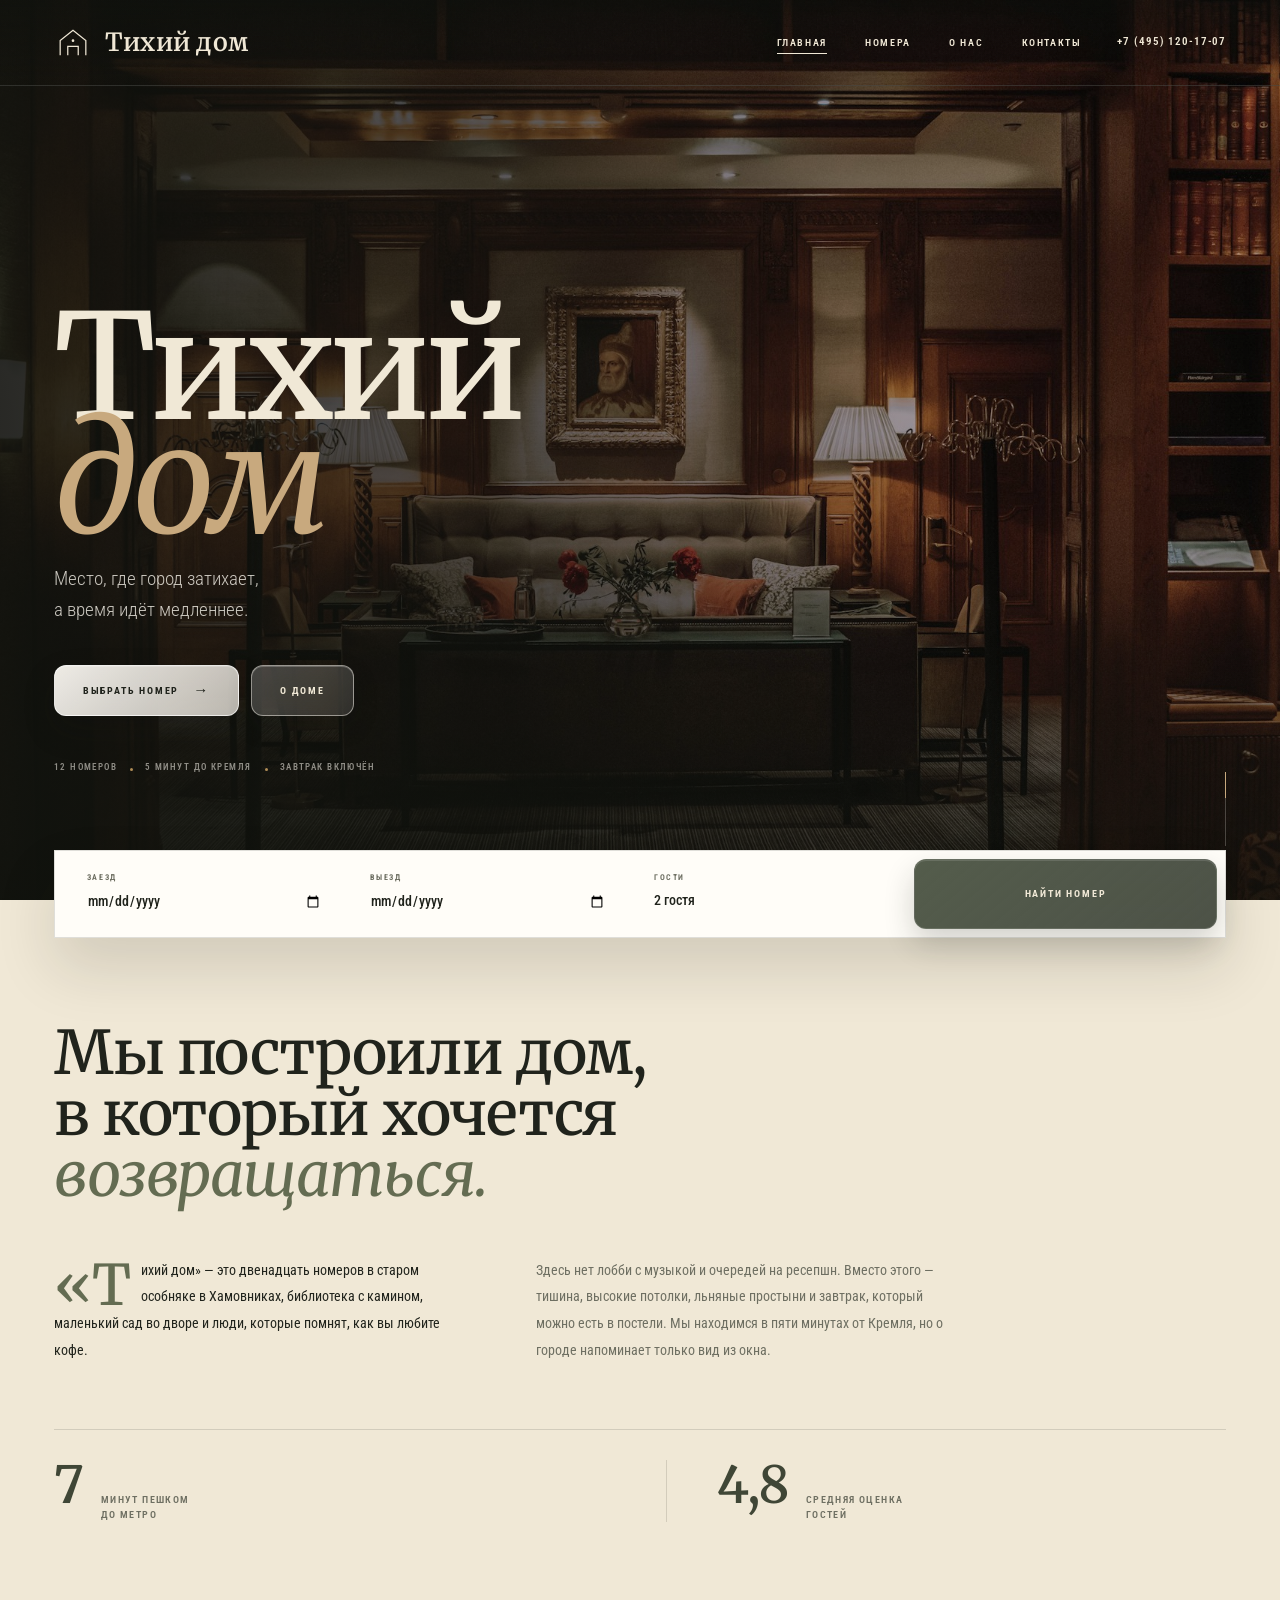
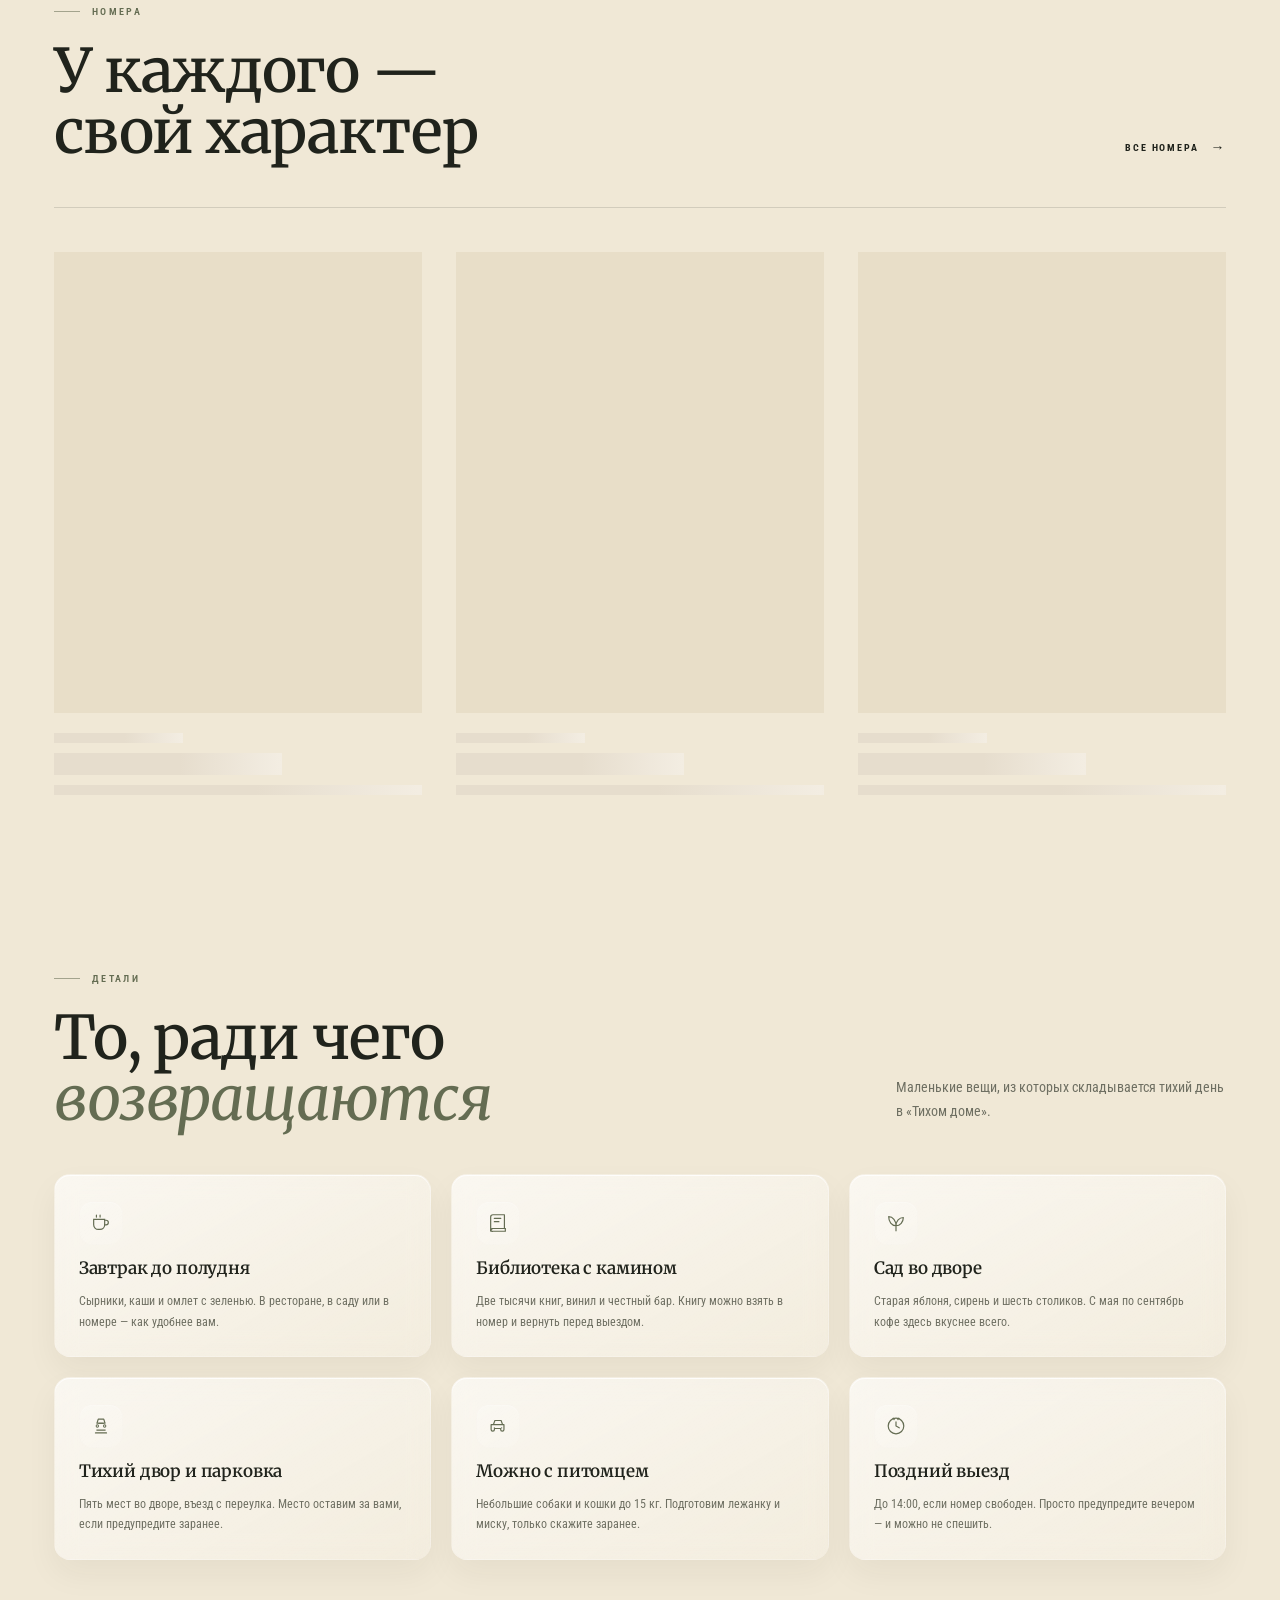
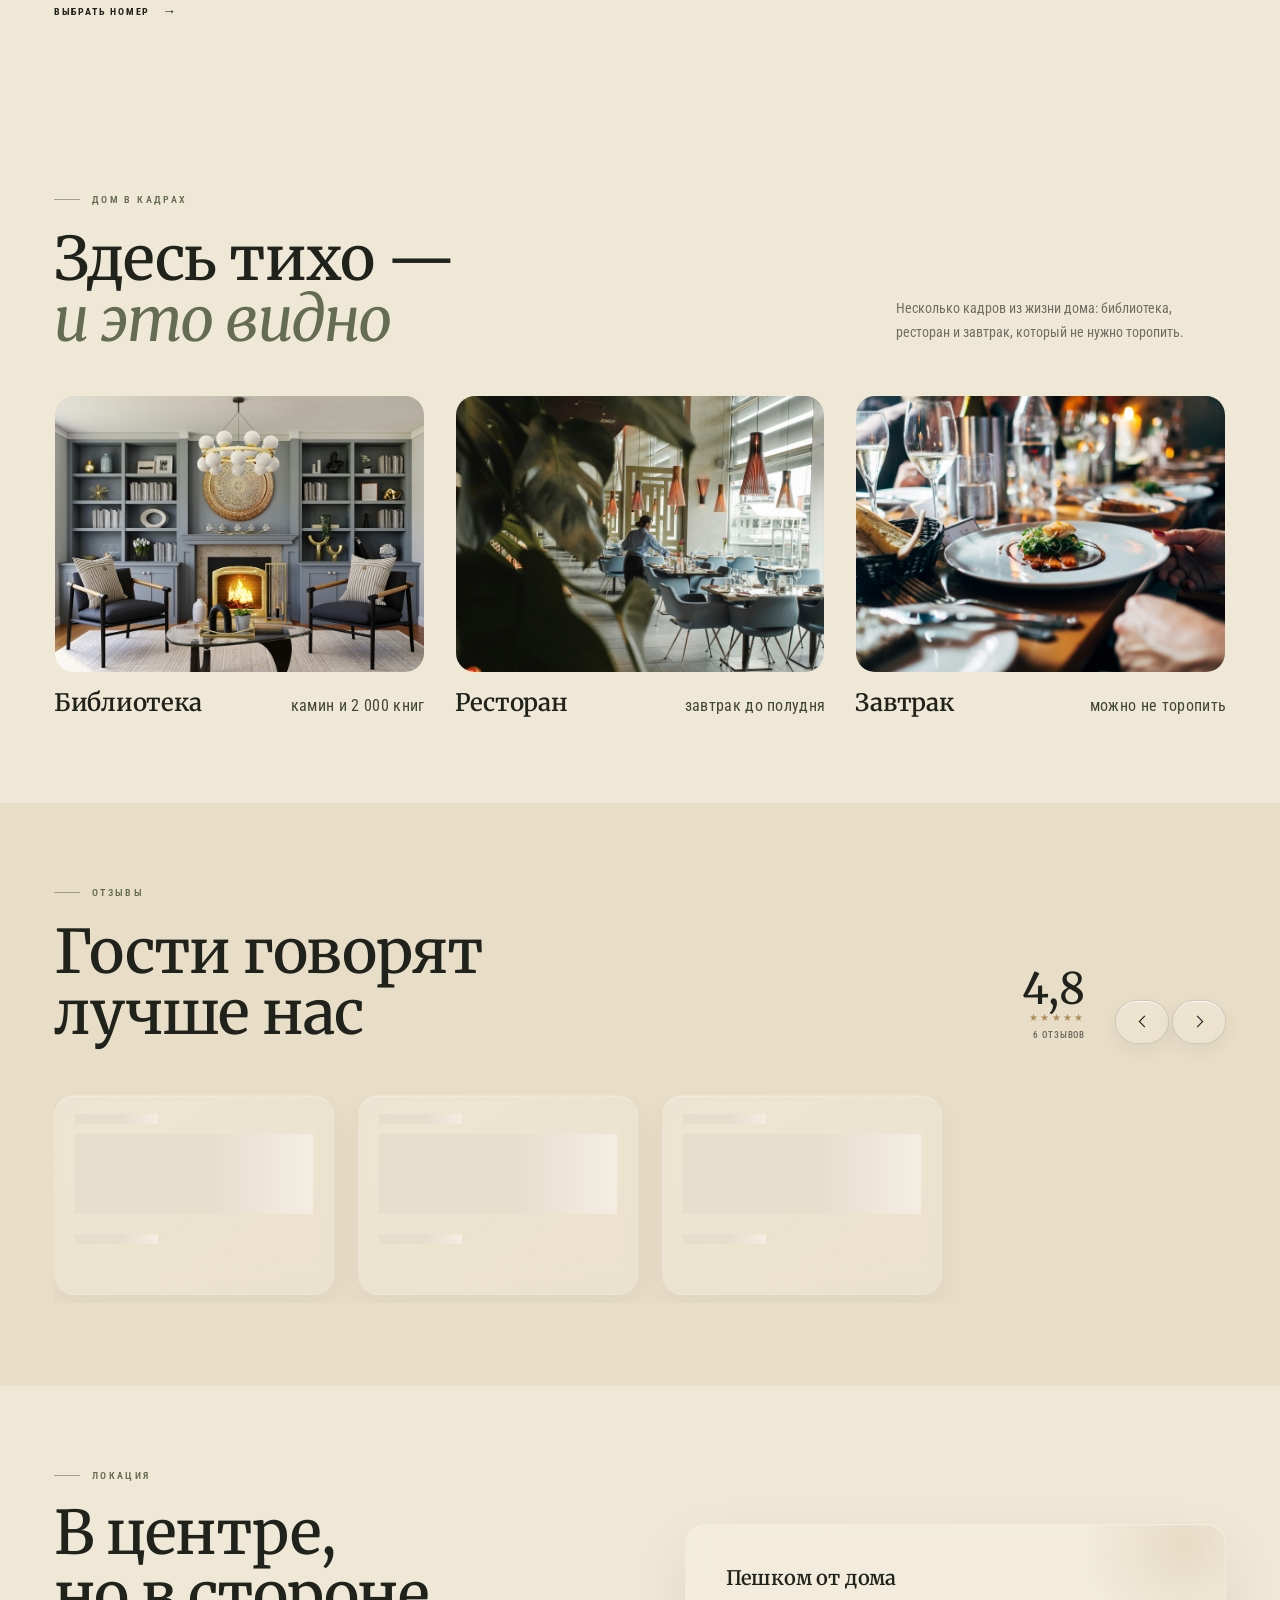
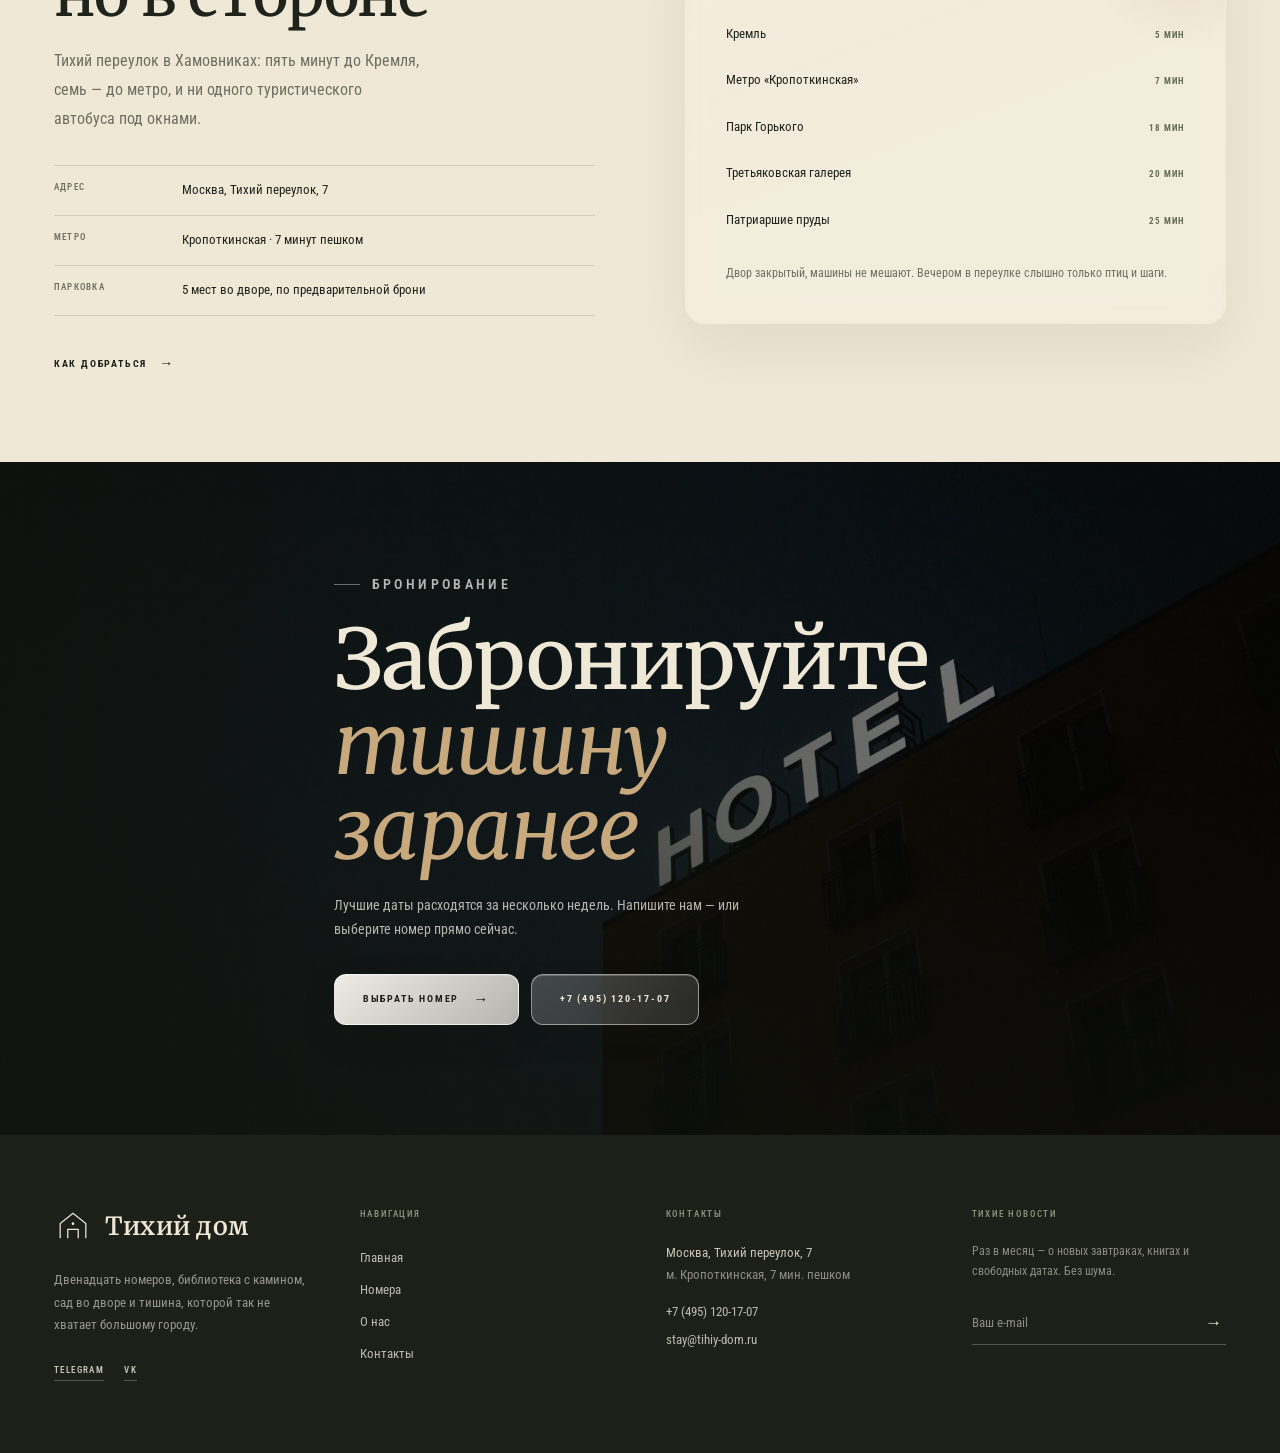
<file: index.html>
<!DOCTYPE html>
<html lang="ru">
<head>
  <meta charset="UTF-8">
  <meta name="viewport" content="width=device-width, initial-scale=1">
  <title>Тихий дом — бутик-отель в центре Москвы</title>
  <meta name="description" content="Бутик-отель «Тихий дом» в Хамовниках: 12 тихих номеров, завтраки, библиотека и сад. Бронируйте напрямую на сайте.">
  <meta name="theme-color" content="#F6F2EA">
  <meta property="og:type" content="website">
  <meta property="og:site_name" content="Тихий дом">
  <meta property="og:locale" content="ru_RU">
  <meta property="og:title" content="Тихий дом — бутик-отель в центре Москвы">
  <meta property="og:description" content="Бутик-отель «Тихий дом» в Хамовниках: 12 тихих номеров, завтраки, библиотека и сад. Бронируйте напрямую на сайте.">
  <meta property="og:image" content="/images/hero.jpg">
  <link rel="icon" href="favicon.svg" type="image/svg+xml">
  <link rel="preload" href="fonts/merriweather-normal-cyr-var.woff2" as="font" type="font/woff2" crossorigin>
  <link rel="preload" href="fonts/roboto-condensed-normal-cyr-var.woff2" as="font" type="font/woff2" crossorigin>
  <link rel="stylesheet" href="css/base.css">
  <link rel="stylesheet" href="css/components.css">
  <link rel="stylesheet" href="css/home.css">
  <link rel="stylesheet" href="css/pages.css">
  <link rel="stylesheet" href="css/inner.css">
</head>
<body class="page-home" data-page="home">
  <a class="skip-link" href="#main">Перейти к содержимому</a>

<header class="site-header site-header--over-hero" data-header>
  <div class="site-header__inner container">
    <a class="logo" href="index.html">
      <svg class="logo__mark" viewBox="0 0 40 40" fill="none" aria-hidden="true">
        <path d="M6.5 33V17.5L20 6.5l13.5 11V33" stroke="currentColor" stroke-width="1.3"/>
        <path d="M14.5 33V23.5h11V33" stroke="currentColor" stroke-width="1.3"/>
        <circle cx="20" cy="17.5" r="1.4" fill="currentColor"/>
      </svg>
      <span class="logo__text">
        <span class="logo__name">Тихий дом</span>
      </span>
    </a>

<nav class="main-nav" aria-label="Основная навигация">
      <a href="index.html" aria-current="page">Главная</a>
      <a href="rooms.html">Номера</a>
      <a href="about.html">О нас</a>
      <a href="contacts.html">Контакты</a>
    </nav>
        <div class="site-header__actions">
  <a class="site-header__phone" href="tel:+74951201707">+7 (495) 120-17-07</a>
      <button class="nav-toggle" type="button" aria-label="Открыть меню" aria-expanded="false" aria-controls="mobile-menu" data-nav-toggle>
        <span></span>
        <span></span>
      </button>
    </div>
  </div>
</header>

<div class="mobile-menu" id="mobile-menu" data-mobile-menu aria-hidden="true">
  <div class="mobile-menu__inner container">
    <nav class="mobile-menu__nav" aria-label="Мобильная навигация">
      <a href="index.html"><span>01</span>Главная</a>
      <a href="rooms.html"><span>02</span>Номера</a>
      <a href="about.html"><span>03</span>О нас</a>
      <a href="contacts.html"><span>04</span>Контакты</a>
    </nav>
    <div class="mobile-menu__bottom">
      <div class="mobile-menu__contacts">
        <p class="eyebrow">Мы на связи</p>
        <a href="tel:+74951201707">+7 (495) 120-17-07</a>
        <a href="mailto:stay@tihiy-dom.ru">stay@tihiy-dom.ru</a>
      </div>
      <div class="mobile-menu__address">
        <p class="eyebrow">Наш адрес</p>
        <p>Москва, Тихий переулок, 7</p>
        <p class="muted">м. Кропоткинская · 7 минут пешком</p>
      </div>
      <a class="btn btn--accent" href="rooms.html">Выбрать номер <span class="btn__arrow">→</span></a>
    </div>
  </div>
</div>


<main id="main">
  <section class="hero">
    <div class="hero__media">
      <img src="images/hero.jpg" alt="Номер «Тихий дом» с тёплым вечерним светом" fetchpriority="high">
    </div>
    <div class="hero__veil"></div>

    <div class="hero__content container">
      <h1 class="hero__title">Тихий<br><em>дом</em></h1>
      <p class="hero__subtitle">Место, где город затихает,<br>а время идёт медленнее.</p>
      <div class="hero__actions">
        <a class="btn btn--light" href="rooms.html">Выбрать номер <span class="btn__arrow">→</span></a>
        <a class="btn btn--ghost-light" href="about.html">О доме</a>
      </div>
      <ul class="hero__facts" aria-label="Коротко об отеле">
        <li>12 номеров</li>
        <li>5 минут до Кремля</li>
        <li>Завтрак включён</li>
      </ul>
    </div>

    <a class="hero__scroll" href="#intro" aria-label="Листать вниз">
      <span></span>
    </a>
  </section>

  <div class="container quick-booking-wrap">
    <form class="quick-booking" data-quick-book novalidate>
      <div class="quick-booking__field">
        <label for="quick-checkin">Заезд</label>
        <input id="quick-checkin" name="checkIn" type="date" required>
      </div>
      <div class="quick-booking__field">
        <label for="quick-checkout">Выезд</label>
        <input id="quick-checkout" name="checkOut" type="date" required>
      </div>
      <div class="quick-booking__field">
        <label for="quick-guests">Гости</label>
        <select id="quick-guests" name="guests">
          <option value="1">1 гость</option>
          <option value="2" selected>2 гостя</option>
          <option value="3">3 гостя</option>
          <option value="4">4 гостя</option>
        </select>
      </div>
      <button class="btn btn--accent quick-booking__submit" type="submit">Найти номер</button>
      <p class="quick-booking__error" data-quick-error role="alert"></p>
    </form>
  </div>

  <section class="section intro" id="intro">
    <div class="container intro__grid intro__grid--solo">
      <div class="intro__body">
        <h2 class="display" data-reveal>Мы построили дом,<br>в который хочется<br><em>возвращаться.</em></h2>
        <div class="intro__text" data-reveal>
          <p>«Тихий дом» — это двенадцать номеров в старом особняке в Хамовниках, библиотека с камином, маленький сад во дворе и люди, которые помнят, как вы любите кофе.</p>
          <p>Здесь нет лобби с музыкой и очередей на ресепшн. Вместо этого — тишина, высокие потолки, льняные простыни и завтрак, который можно есть в постели. Мы находимся в пяти минутах от Кремля, но о городе напоминает только вид из окна.</p>
        </div>
        <ul class="stats" data-reveal>
          <li>
            <span class="stats__value">7</span>
            <span class="stats__label">минут пешком<br>до метро</span>
          </li>
          <li>
            <span class="stats__value">4,8</span>
            <span class="stats__label">средняя оценка<br>гостей</span>
          </li>
        </ul>
      </div>
    </div>
  </section>

  <section class="section section--rooms">
    <div class="container">
      <div class="section-head">
        <div data-reveal>
          <p class="eyebrow">Номера</p>
          <h2 class="display">У каждого —<br>свой характер</h2>
        </div>
        <a class="link-arrow" href="rooms.html" data-reveal>Все номера <span aria-hidden="true">→</span></a>
      </div>

      <div class="room-grid" id="featured-rooms" aria-live="polite" aria-busy="true">
        <article class="room-card room-card--skeleton" aria-hidden="true">
          <div class="room-card__media skeleton"></div>
          <div class="room-card__body">
            <span class="skeleton skeleton--line skeleton--short"></span>
            <span class="skeleton skeleton--line skeleton--title"></span>
            <span class="skeleton skeleton--line"></span>
          </div>
        </article>
        <article class="room-card room-card--skeleton" aria-hidden="true">
          <div class="room-card__media skeleton"></div>
          <div class="room-card__body">
            <span class="skeleton skeleton--line skeleton--short"></span>
            <span class="skeleton skeleton--line skeleton--title"></span>
            <span class="skeleton skeleton--line"></span>
          </div>
        </article>
        <article class="room-card room-card--skeleton" aria-hidden="true">
          <div class="room-card__media skeleton"></div>
          <div class="room-card__body">
            <span class="skeleton skeleton--line skeleton--short"></span>
            <span class="skeleton skeleton--line skeleton--title"></span>
            <span class="skeleton skeleton--line"></span>
          </div>
        </article>
      </div>
    </div>
  </section>

  <section class="section">
    <div class="container">
      <div class="section-head">
        <div data-reveal>
          <p class="eyebrow">Детали</p>
          <h2 class="display">То, ради чего<br><em>возвращаются</em></h2>
        </div>
        <p class="section-head__note" data-reveal>Маленькие вещи, из которых складывается тихий день в «Тихом доме».</p>
      </div>

      <div class="perks">
        <article class="perk" data-reveal>
          <span class="perk__icon" aria-hidden="true">
            <svg viewBox="0 0 24 24" fill="none"><path d="M4 8h12v6a5 5 0 0 1-5 5H9a5 5 0 0 1-5-5V8z" stroke="currentColor" stroke-width="1.3"/><path d="M16 9h1.5a2.5 2.5 0 0 1 0 5H16M7 3.5v2M11 3.5v2" stroke="currentColor" stroke-width="1.3" stroke-linecap="round"/></svg>
          </span>
          <h3>Завтрак до полудня</h3>
          <p>Сырники, каши и омлет с зеленью. В ресторане, в саду или в номере — как удобнее вам.</p>
        </article>
        <article class="perk" data-reveal>
          <span class="perk__icon" aria-hidden="true">
            <svg viewBox="0 0 24 24" fill="none"><path d="M4 5.5A2.5 2.5 0 0 1 6.5 3H19v15H6.5A2.5 2.5 0 0 0 4 20.5v-15z" stroke="currentColor" stroke-width="1.3" stroke-linejoin="round"/><path d="M4 20.5A2.5 2.5 0 0 1 6.5 18H20v3H6.5A2.5 2.5 0 0 1 4 20.5zM8 7h7M8 10.5h5" stroke="currentColor" stroke-width="1.3" stroke-linecap="round"/></svg>
          </span>
          <h3>Библиотека с камином</h3>
          <p>Две тысячи книг, винил и честный бар. Книгу можно взять в номер и вернуть перед выездом.</p>
        </article>
        <article class="perk" data-reveal>
          <span class="perk__icon" aria-hidden="true">
            <svg viewBox="0 0 24 24" fill="none"><path d="M12 21v-6M12 15c0-5 3.5-9 8-9 0 5-3.5 9-8 9zM12 15C12 9.5 8.7 5 4 5c0 5.5 3.3 10 8 10z" stroke="currentColor" stroke-width="1.3" stroke-linejoin="round"/></svg>
          </span>
          <h3>Сад во дворе</h3>
          <p>Старая яблоня, сирень и шесть столиков. С мая по сентябрь кофе здесь вкуснее всего.</p>
        </article>
        <article class="perk" data-reveal>
          <span class="perk__icon" aria-hidden="true">
            <svg viewBox="0 0 24 24" fill="none"><path d="M7 16.5h10M9 4.5h6l1.4 4.5H7.6L9 4.5z" stroke="currentColor" stroke-width="1.3" stroke-linejoin="round"/><path d="M6 19.5h12" stroke="currentColor" stroke-width="1.3" stroke-linecap="round"/><circle cx="8" cy="12" r="1.3" stroke="currentColor" stroke-width="1.1"/><circle cx="16" cy="12" r="1.3" stroke="currentColor" stroke-width="1.1"/><path d="M9 9h6" stroke="currentColor" stroke-width="1.3"/></svg>
          </span>
          <h3>Тихий двор и парковка</h3>
          <p>Пять мест во дворе, въезд с переулка. Место оставим за вами, если предупредите заранее.</p>
        </article>
        <article class="perk" data-reveal>
          <span class="perk__icon" aria-hidden="true">
            <svg viewBox="0 0 24 24" fill="none"><path d="M7 10.5 8.6 6h6.8L17 10.5M5.5 10.5h13v5.2a1.8 1.8 0 0 1-3.6 0v-1H8.1v1a1.8 1.8 0 0 1-3.6 0v-5.2zM8 14h.01M16 14h.01" stroke="currentColor" stroke-width="1.3" stroke-linecap="round" stroke-linejoin="round"/></svg>
          </span>
          <h3>Можно с питомцем</h3>
          <p>Небольшие собаки и кошки до 15 кг. Подготовим лежанку и миску, только скажите заранее.</p>
        </article>
        <article class="perk" data-reveal>
          <span class="perk__icon" aria-hidden="true">
            <svg viewBox="0 0 24 24" fill="none"><circle cx="12" cy="12" r="8.5" stroke="currentColor" stroke-width="1.3"/><path d="M12 7.5V12l3.5 2M9 3.5l1 1.5M15 3.5l-1 1.5" stroke="currentColor" stroke-width="1.3" stroke-linecap="round"/></svg>
          </span>
          <h3>Поздний выезд</h3>
          <p>До 14:00, если номер свободен. Просто предупредите вечером — и можно не спешить.</p>
        </article>
      </div>

      <a class="link-arrow perks__link" href="rooms.html" data-reveal>Выбрать номер <span aria-hidden="true">→</span></a>
    </div>
  </section>

  <section class="section">
    <div class="container">
      <div class="section-head">
        <div data-reveal>
          <p class="eyebrow">Дом в кадрах</p>
          <h2 class="display">Здесь тихо —<br><em>и это видно</em></h2>
        </div>
        <p class="section-head__note" data-reveal>Несколько кадров из жизни дома: библиотека, ресторан и завтрак, который не нужно торопить.</p>
      </div>

      <div class="photo-strip" data-reveal>
        <figure>
          <div class="photo-strip__media"><img src="images/lobby.jpg" alt="Библиотека с камином в лобби отеля" loading="lazy"></div>
          <figcaption><b>Библиотека</b><span>камин и 2 000 книг</span></figcaption>
        </figure>
        <figure>
          <div class="photo-strip__media"><img src="images/restaurant.jpg" alt="Ресторан отеля с высокими окнами" loading="lazy"></div>
          <figcaption><b>Ресторан</b><span>завтрак до полудня</span></figcaption>
        </figure>
        <figure>
          <div class="photo-strip__media"><img src="images/breakfast.jpg" alt="Завтрак с кофе и выпечкой" loading="lazy"></div>
          <figcaption><b>Завтрак</b><span>можно не торопить</span></figcaption>
        </figure>
      </div>
    </div>
  </section>

  <section class="section section--sand">
    <div class="container">
      <div class="section-head">
        <div data-reveal>
          <p class="eyebrow">Отзывы</p>
          <h2 class="display">Гости говорят<br>лучше нас</h2>
        </div>
        <div class="reviews__controls" data-reveal>
          <div class="reviews__rating">
            <span class="reviews__average" data-reviews-average>4,8</span>
            <span class="reviews__stars" aria-hidden="true">★★★★★</span>
            <span class="reviews__count" data-reviews-count>6 отзывов</span>
          </div>
          <div class="slider-buttons">
            <button type="button" class="slider-btn" data-reviews-prev aria-label="Предыдущие отзывы">
              <svg viewBox="0 0 24 24" fill="none" aria-hidden="true"><path d="M15 5l-7 7 7 7" stroke="currentColor" stroke-width="1.4"/></svg>
            </button>
            <button type="button" class="slider-btn" data-reviews-next aria-label="Следующие отзывы">
              <svg viewBox="0 0 24 24" fill="none" aria-hidden="true"><path d="M9 5l7 7-7 7" stroke="currentColor" stroke-width="1.4"/></svg>
            </button>
          </div>
        </div>
      </div>

      <div class="reviews__track" data-reviews-track aria-live="polite" aria-busy="true">
        <article class="review-card review-card--skeleton" aria-hidden="true">
          <div class="skeleton skeleton--line skeleton--short"></div>
          <div class="skeleton skeleton--text"></div>
          <div class="skeleton skeleton--line skeleton--short"></div>
        </article>
        <article class="review-card review-card--skeleton" aria-hidden="true">
          <div class="skeleton skeleton--line skeleton--short"></div>
          <div class="skeleton skeleton--text"></div>
          <div class="skeleton skeleton--line skeleton--short"></div>
        </article>
        <article class="review-card review-card--skeleton" aria-hidden="true">
          <div class="skeleton skeleton--line skeleton--short"></div>
          <div class="skeleton skeleton--text"></div>
          <div class="skeleton skeleton--line skeleton--short"></div>
        </article>
      </div>
    </div>
  </section>

  <section class="section">
    <div class="container location">
      <div class="location__content" data-reveal>
        <p class="eyebrow">Локация</p>
        <h2 class="display">В центре,<br>но в стороне</h2>
        <p class="lead">Тихий переулок в Хамовниках: пять минут до Кремля, семь — до метро, и ни одного туристического автобуса под окнами.</p>

        <dl class="info-list">
          <div>
            <dt>Адрес</dt>
            <dd>Москва, Тихий переулок, 7</dd>
          </div>
          <div>
            <dt>Метро</dt>
            <dd>Кропоткинская · 7 минут пешком</dd>
          </div>
          <div>
            <dt>Парковка</dt>
            <dd>5 мест во дворе, по предварительной брони</dd>
          </div>
        </dl>

        <a class="link-arrow" href="contacts.html">Как добраться <span aria-hidden="true">→</span></a>
      </div>

      <aside class="location__panel" data-reveal aria-label="Что рядом с отелем">
        <p class="location__panel-title">Пешком от дома</p>
        <ul class="walk-list">
          <li><span>Кремль</span><span>5 мин</span></li>
          <li><span>Метро «Кропоткинская»</span><span>7 мин</span></li>
          <li><span>Парк Горького</span><span>18 мин</span></li>
          <li><span>Третьяковская галерея</span><span>20 мин</span></li>
          <li><span>Патриаршие пруды</span><span>25 мин</span></li>
        </ul>
        <p class="location__panel-note">Двор закрытый, машины не мешают. Вечером в переулке слышно только птиц и шаги.</p>
      </aside>
    </div>
  </section>

  <section class="cta">
    <img class="cta__image" src="images/exterior-night.jpg" alt="Фасад отеля вечером" loading="lazy">
    <div class="cta__veil"></div>
    <div class="container cta__content" data-reveal>
      <p class="eyebrow eyebrow--light">Бронирование</p>
      <h2 class="display">Забронируйте<br><em>тишину заранее</em></h2>
      <p>Лучшие даты расходятся за несколько недель. Напишите нам — или выберите номер прямо сейчас.</p>
      <div class="cta__actions">
        <a class="btn btn--light" href="rooms.html">Выбрать номер <span class="btn__arrow">→</span></a>
        <a class="btn btn--ghost-light" href="tel:+74951201707">+7 (495) 120-17-07</a>
      </div>
    </div>
  </section>
</main>

<footer class="site-footer">
  <div class="container">
    <div class="site-footer__top">
      <div class="site-footer__brand">
        <a class="logo logo--light" href="index.html">
          <svg class="logo__mark" viewBox="0 0 40 40" fill="none" aria-hidden="true">
            <path d="M6.5 33V17.5L20 6.5l13.5 11V33" stroke="currentColor" stroke-width="1.3"/>
            <path d="M14.5 33V23.5h11V33" stroke="currentColor" stroke-width="1.3"/>
            <circle cx="20" cy="17.5" r="1.4" fill="currentColor"/>
          </svg>
          <span class="logo__text">
            <span class="logo__name">Тихий дом</span>
          </span>
        </a>
        <p class="site-footer__about">Двенадцать номеров, библиотека с камином, сад во дворе и тишина, которой так не хватает большому городу.</p>
        <div class="site-footer__social">
          <a href="https://t.me/" target="_blank" rel="noopener noreferrer">Telegram</a>
          <a href="https://vk.com/" target="_blank" rel="noopener noreferrer">VK</a>
        </div>
      </div>

      <nav class="site-footer__nav" aria-label="Навигация в подвале">
        <p class="site-footer__title">Навигация</p>
        <a href="index.html">Главная</a>
        <a href="rooms.html">Номера</a>
        <a href="about.html">О нас</a>
        <a href="contacts.html">Контакты</a>
      </nav>

      <div class="site-footer__contacts">
        <p class="site-footer__title">Контакты</p>
        <address>
          <p>Москва, Тихий переулок, 7</p>
          <p class="muted">м. Кропоткинская, 7 мин. пешком</p>
        </address>
        <a href="tel:+74951201707">+7 (495) 120-17-07</a>
        <a href="mailto:stay@tihiy-dom.ru">stay@tihiy-dom.ru</a>
      </div>

      <div class="site-footer__news">
        <p class="site-footer__title">Тихие новости</p>
        <p class="site-footer__news-text">Раз в месяц — о новых завтраках, книгах и свободных датах. Без шума.</p>
        <form class="newsletter" data-newsletter-form novalidate>
          <label class="visually-hidden" for="newsletter-email">E-mail для рассылки</label>
          <input id="newsletter-email" name="email" type="email" placeholder="Ваш e-mail" autocomplete="email" required>
          <button type="submit" aria-label="Подписаться">→</button>
        </form>
        <p class="form-note" data-newsletter-status aria-live="polite"></p>
      </div>
    </div>
  </div>
</footer>

<div class="toast-region" data-toast-region aria-live="polite" aria-atomic="false"></div>



  <script src="js/script.js" defer></script>
</body>
</html>
</file>
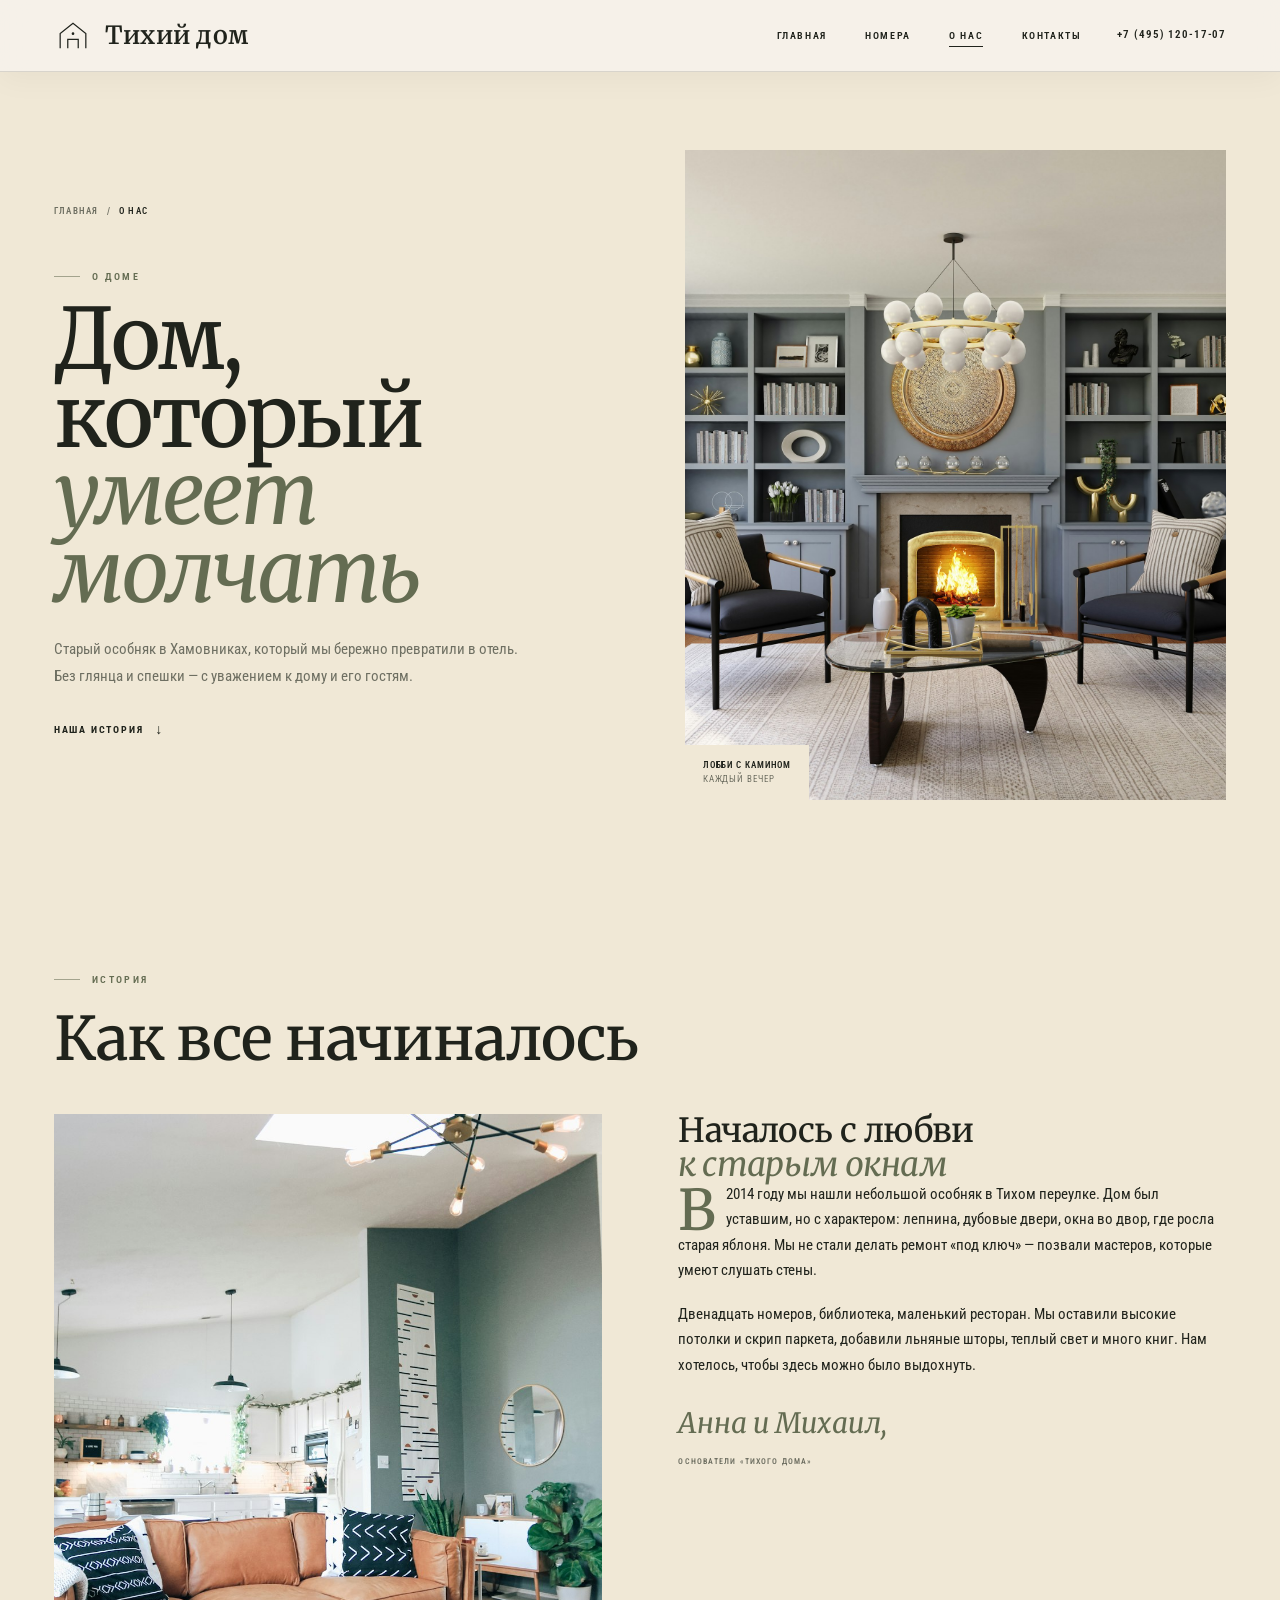
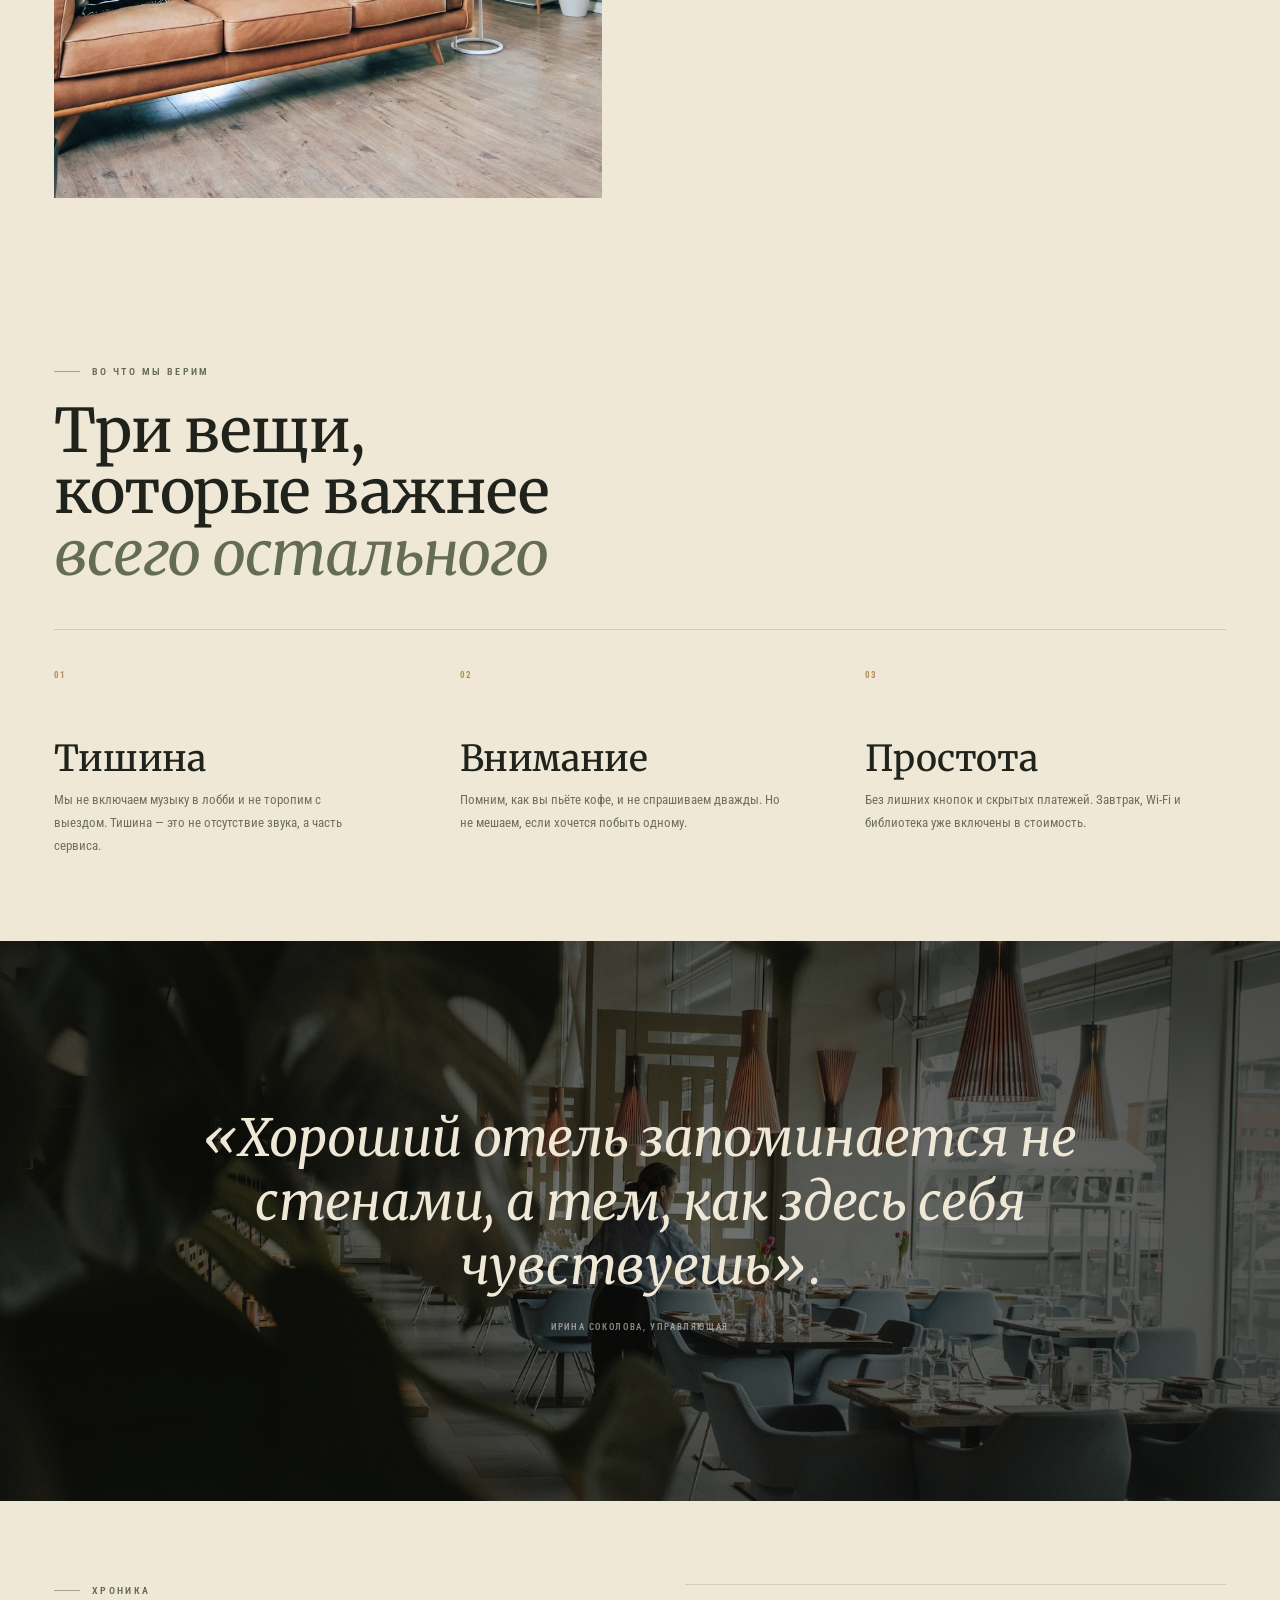
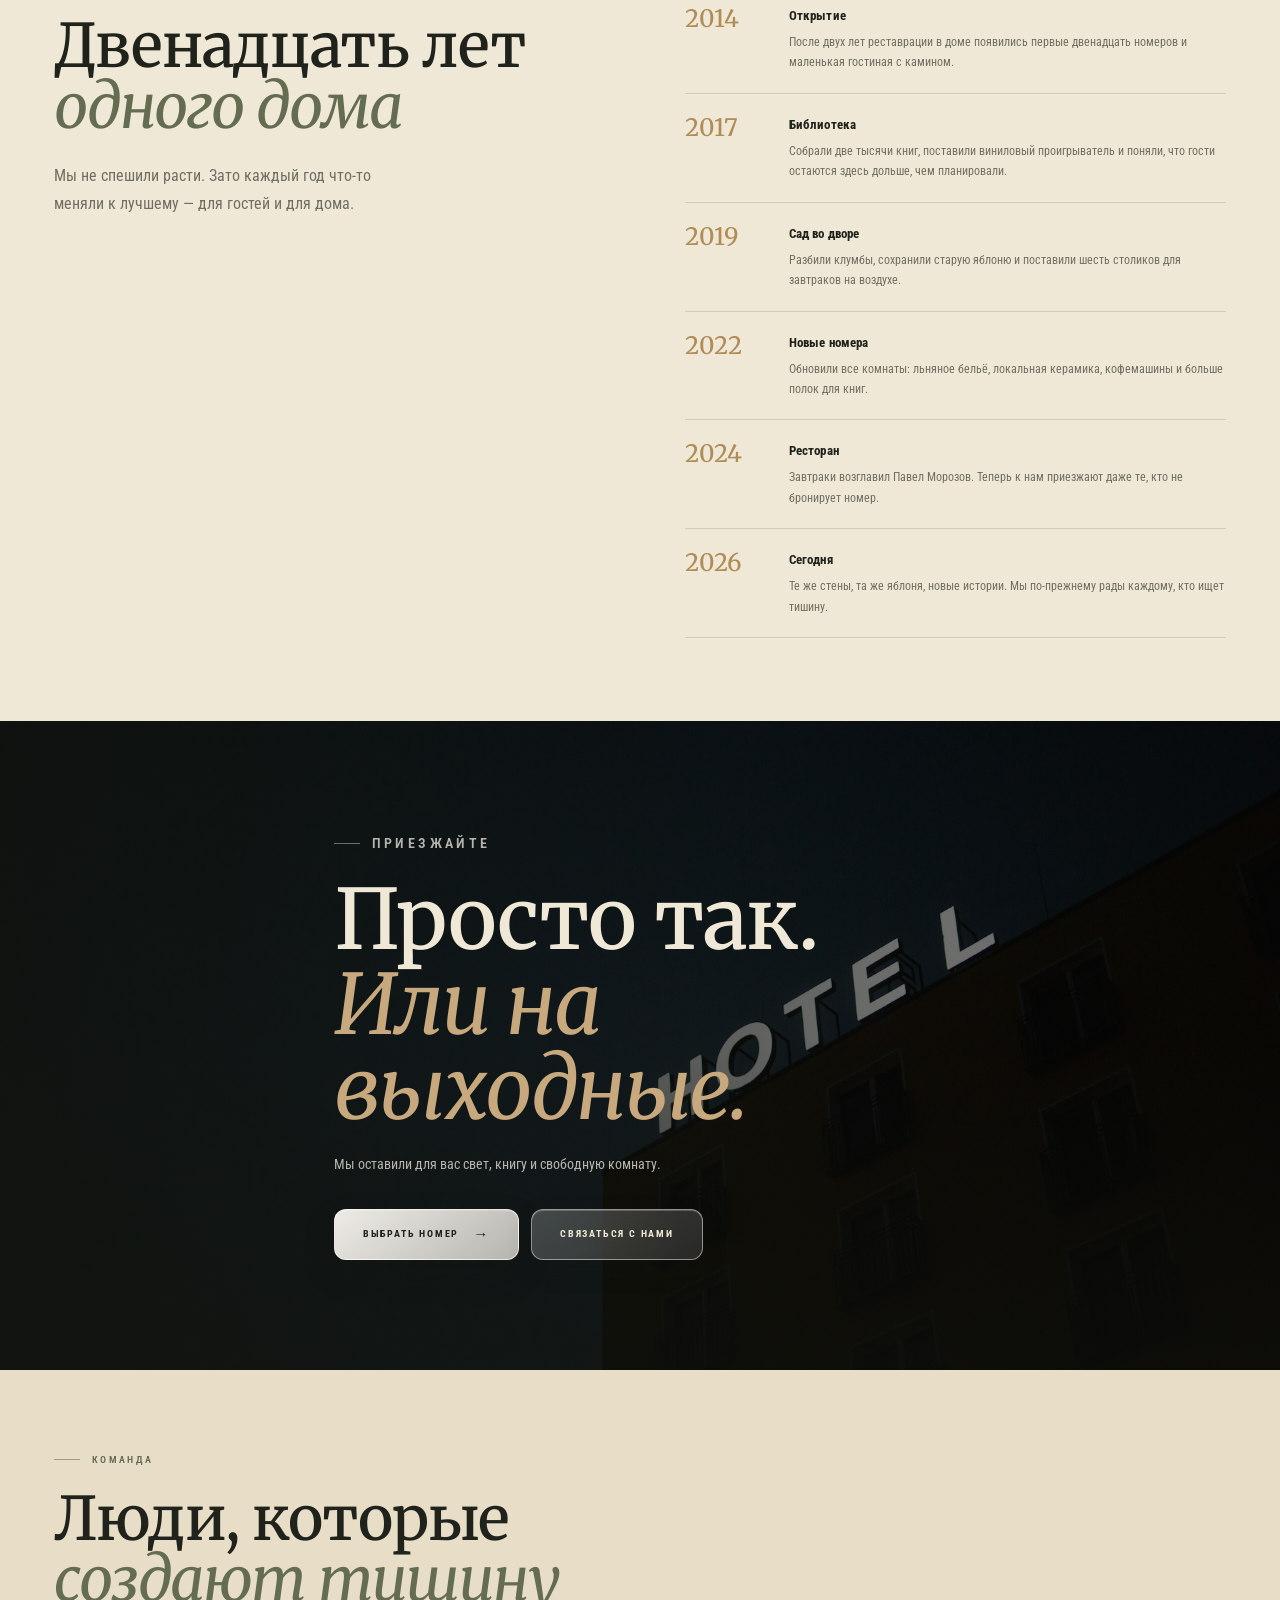
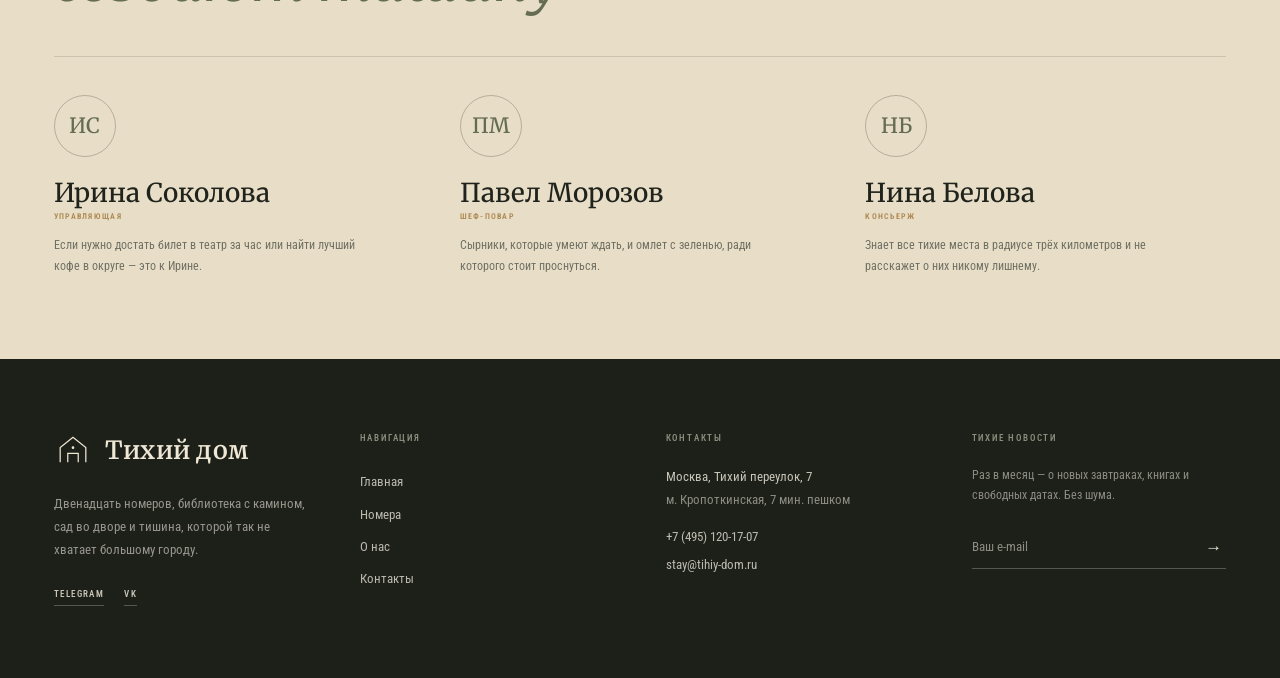
<file: about.html>
<!DOCTYPE html>
<html lang="ru">
<head>
  <meta charset="UTF-8">
  <meta name="viewport" content="width=device-width, initial-scale=1">
  <title>О нас — Тихий дом</title>
  <meta name="description" content="История бутик-отеля «Тихий дом»: старый особняк в Хамовниках, 12 номеров, библиотека и внимательная команда.">
  <meta name="theme-color" content="#F6F2EA">
  <meta property="og:type" content="website">
  <meta property="og:site_name" content="Тихий дом">
  <meta property="og:locale" content="ru_RU">
  <meta property="og:title" content="О нас — Тихий дом">
  <meta property="og:description" content="История бутик-отеля «Тихий дом»: старый особняк в Хамовниках, 12 номеров, библиотека и внимательная команда.">
  <meta property="og:image" content="/images/hero.jpg">
  <link rel="icon" href="favicon.svg" type="image/svg+xml">
  <link rel="preload" href="fonts/merriweather-normal-cyr-var.woff2" as="font" type="font/woff2" crossorigin>
  <link rel="preload" href="fonts/roboto-condensed-normal-cyr-var.woff2" as="font" type="font/woff2" crossorigin>
  <link rel="stylesheet" href="css/base.css">
  <link rel="stylesheet" href="css/components.css">
  <link rel="stylesheet" href="css/home.css">
  <link rel="stylesheet" href="css/pages.css">
  <link rel="stylesheet" href="css/inner.css">
</head>
<body class="page-inner page-about" data-page="about">
  <a class="skip-link" href="#main">Перейти к содержимому</a>

<header class="site-header site-header--solid" data-header>
  <div class="site-header__inner container">
    <a class="logo" href="index.html">
      <svg class="logo__mark" viewBox="0 0 40 40" fill="none" aria-hidden="true">
        <path d="M6.5 33V17.5L20 6.5l13.5 11V33" stroke="currentColor" stroke-width="1.3"/>
        <path d="M14.5 33V23.5h11V33" stroke="currentColor" stroke-width="1.3"/>
        <circle cx="20" cy="17.5" r="1.4" fill="currentColor"/>
      </svg>
      <span class="logo__text">
        <span class="logo__name">Тихий дом</span>
      </span>
    </a>

<nav class="main-nav" aria-label="Основная навигация">
      <a href="index.html">Главная</a>
      <a href="rooms.html">Номера</a>
      <a href="about.html" aria-current="page">О нас</a>
      <a href="contacts.html">Контакты</a>
    </nav>
        <div class="site-header__actions">
  <a class="site-header__phone" href="tel:+74951201707">+7 (495) 120-17-07</a>
      <button class="nav-toggle" type="button" aria-label="Открыть меню" aria-expanded="false" aria-controls="mobile-menu" data-nav-toggle>
        <span></span>
        <span></span>
      </button>
    </div>
  </div>
</header>

<div class="mobile-menu" id="mobile-menu" data-mobile-menu aria-hidden="true">
  <div class="mobile-menu__inner container">
    <nav class="mobile-menu__nav" aria-label="Мобильная навигация">
      <a href="index.html"><span>01</span>Главная</a>
      <a href="rooms.html"><span>02</span>Номера</a>
      <a href="about.html"><span>03</span>О нас</a>
      <a href="contacts.html"><span>04</span>Контакты</a>
    </nav>
    <div class="mobile-menu__bottom">
      <div class="mobile-menu__contacts">
        <p class="eyebrow">Мы на связи</p>
        <a href="tel:+74951201707">+7 (495) 120-17-07</a>
        <a href="mailto:stay@tihiy-dom.ru">stay@tihiy-dom.ru</a>
      </div>
      <div class="mobile-menu__address">
        <p class="eyebrow">Наш адрес</p>
        <p>Москва, Тихий переулок, 7</p>
        <p class="muted">м. Кропоткинская · 7 минут пешком</p>
      </div>
      <a class="btn btn--accent" href="rooms.html">Выбрать номер <span class="btn__arrow">→</span></a>
    </div>
  </div>
</div>


<main id="main">
  <section class="about-hero">
    <div class="container about-hero__grid">
      <div class="about-hero__content">
        <nav class="breadcrumbs" aria-label="Хлебные крошки">
          <a href="index.html">Главная</a>
          <span aria-hidden="true">/</span>
          <span aria-current="page">О нас</span>
        </nav>
        <p class="eyebrow">О доме</p>
        <h1>Дом, который<br><em>умеет молчать</em></h1>
        <p class="about-hero__lead">Старый особняк в Хамовниках, который мы бережно превратили в отель. Без глянца и спешки — с уважением к дому и его гостям.</p>
        <a class="link-arrow" href="#story">Наша история <span aria-hidden="true">↓</span></a>
      </div>
      <div class="about-hero__media" data-reveal>
        <img src="images/lobby.jpg" alt="Библиотека с камином в лобби отеля">
        <div class="about-hero__caption">
          <span>Лобби с камином</span>
          <span>каждый вечер</span>
        </div>
      </div>
    </div>
  </section>

  <section class="section about-story" id="story">
    <div class="container">
      <div class="section-head">
        <div data-reveal>
          <p class="eyebrow">История</p>
          <h2 class="display">Как все начиналось</h2>
        </div>
      </div>
      <div class="about-story__grid">
        <div class="about-story__media" data-reveal>
          <img src="images/atmosphere.jpg" alt="Гостиная зона отеля с растениями">
        </div>
        <div class="about-story__body">
          <h3 class="display" data-reveal>Началось с любви<br><em>к старым окнам</em></h3>
          <div class="about-story__text" data-reveal>
            <p>В 2014 году мы нашли небольшой особняк в Тихом переулке. Дом был уставшим, но с характером: лепнина, дубовые двери, окна во двор, где росла старая яблоня. Мы не стали делать ремонт «под ключ» — позвали мастеров, которые умеют слушать стены.</p>
            <p>Двенадцать номеров, библиотека, маленький ресторан. Мы оставили высокие потолки и скрип паркета, добавили льняные шторы, теплый свет и много книг. Нам хотелось, чтобы здесь можно было выдохнуть.</p>
          </div>
          <p class="signature" data-reveal>Анна и Михаил,<br><span>основатели «Тихого дома»</span></p>
        </div>
      </div>
    </div>
  </section>

  <section class="section">
    <div class="container">
      <div class="section-head">
        <div data-reveal>
          <p class="eyebrow">Во что мы верим</p>
          <h2 class="display">Три вещи,<br>которые важнее<br><em>всего остального</em></h2>
        </div>
      </div>

      <div class="values">
        <article class="value-card" data-reveal>
          <span class="value-card__num">01</span>
          <h3>Тишина</h3>
          <p>Мы не включаем музыку в лобби и не торопим с выездом. Тишина — это не отсутствие звука, а часть сервиса.</p>
        </article>
        <article class="value-card" data-reveal>
          <span class="value-card__num">02</span>
          <h3>Внимание</h3>
          <p>Помним, как вы пьёте кофе, и не спрашиваем дважды. Но не мешаем, если хочется побыть одному.</p>
        </article>
        <article class="value-card" data-reveal>
          <span class="value-card__num">03</span>
          <h3>Простота</h3>
          <p>Без лишних кнопок и скрытых платежей. Завтрак, Wi-Fi и библиотека уже включены в стоимость.</p>
        </article>
      </div>
    </div>
  </section>

  <section class="about-wide">
    <img src="images/restaurant.jpg" alt="Ресторан отеля с высокими окнами и растениями" loading="lazy">
    <div class="about-wide__veil"></div>
    <div class="container about-wide__content" data-reveal>
      <blockquote>«Хороший отель запоминается не стенами, а тем, как здесь себя чувствуешь».</blockquote>
      <p>Ирина Соколова, управляющая</p>
    </div>
  </section>

  <section class="section">
    <div class="container timeline-wrap">
      <div class="timeline-aside" data-reveal>
        <p class="eyebrow">Хроника</p>
        <h2 class="display">Двенадцать лет<br><em>одного дома</em></h2>
        <p class="lead">Мы не спешили расти. Зато каждый год что-то меняли к лучшему — для гостей и для дома.</p>
      </div>

      <ol class="timeline">
        <li data-reveal>
          <span class="timeline__year">2014</span>
          <div><h3>Открытие</h3><p>После двух лет реставрации в доме появились первые двенадцать номеров и маленькая гостиная с камином.</p></div>
        </li>
        <li data-reveal>
          <span class="timeline__year">2017</span>
          <div><h3>Библиотека</h3><p>Собрали две тысячи книг, поставили виниловый проигрыватель и поняли, что гости остаются здесь дольше, чем планировали.</p></div>
        </li>
        <li data-reveal>
          <span class="timeline__year">2019</span>
          <div><h3>Сад во дворе</h3><p>Разбили клумбы, сохранили старую яблоню и поставили шесть столиков для завтраков на воздухе.</p></div>
        </li>
        <li data-reveal>
          <span class="timeline__year">2022</span>
          <div><h3>Новые номера</h3><p>Обновили все комнаты: льняное бельё, локальная керамика, кофемашины и больше полок для книг.</p></div>
        </li>
        <li data-reveal>
          <span class="timeline__year">2024</span>
          <div><h3>Ресторан</h3><p>Завтраки возглавил Павел Морозов. Теперь к нам приезжают даже те, кто не бронирует номер.</p></div>
        </li>
        <li data-reveal>
          <span class="timeline__year">2026</span>
          <div><h3>Сегодня</h3><p>Те же стены, та же яблоня, новые истории. Мы по-прежнему рады каждому, кто ищет тишину.</p></div>
        </li>
      </ol>
    </div>
  </section>

  <section class="cta cta--short">
    <img class="cta__image" src="images/exterior-night.jpg" alt="Фасад отеля «Тихий дом» вечером" loading="lazy">
    <div class="cta__veil"></div>
    <div class="container cta__content" data-reveal>
      <p class="eyebrow eyebrow--light">Приезжайте</p>
      <h2 class="display">Просто так.<br><em>Или на выходные.</em></h2>
      <p>Мы оставили для вас свет, книгу и свободную комнату.</p>
      <div class="cta__actions">
        <a class="btn btn--light" href="rooms.html">Выбрать номер <span class="btn__arrow">→</span></a>
        <a class="btn btn--ghost-light" href="contacts.html">Связаться с нами</a>
      </div>
    </div>
  </section>

  <section class="section section--sand">
    <div class="container">
      <div class="section-head">
        <div data-reveal>
          <p class="eyebrow">Команда</p>
          <h2 class="display">Люди, которые<br><em>создают тишину</em></h2>
        </div>
      </div>

      <div class="team">
        <article class="team-card" data-reveal>
          <span class="team-card__monogram">ИС</span>
          <h3>Ирина Соколова</h3>
          <p class="team-card__role">Управляющая</p>
          <p>Если нужно достать билет в театр за час или найти лучший кофе в округе — это к Ирине.</p>
        </article>
        <article class="team-card" data-reveal>
          <span class="team-card__monogram">ПМ</span>
          <h3>Павел Морозов</h3>
          <p class="team-card__role">Шеф-повар</p>
          <p>Сырники, которые умеют ждать, и омлет с зеленью, ради которого стоит проснуться.</p>
        </article>
        <article class="team-card" data-reveal>
          <span class="team-card__monogram">НБ</span>
          <h3>Нина Белова</h3>
          <p class="team-card__role">Консьерж</p>
          <p>Знает все тихие места в радиусе трёх километров и не расскажет о них никому лишнему.</p>
        </article>
      </div>
    </div>
  </section>

  </main>

<footer class="site-footer">
  <div class="container">
    <div class="site-footer__top">
      <div class="site-footer__brand">
        <a class="logo logo--light" href="index.html">
          <svg class="logo__mark" viewBox="0 0 40 40" fill="none" aria-hidden="true">
            <path d="M6.5 33V17.5L20 6.5l13.5 11V33" stroke="currentColor" stroke-width="1.3"/>
            <path d="M14.5 33V23.5h11V33" stroke="currentColor" stroke-width="1.3"/>
            <circle cx="20" cy="17.5" r="1.4" fill="currentColor"/>
          </svg>
          <span class="logo__text">
            <span class="logo__name">Тихий дом</span>
          </span>
        </a>
        <p class="site-footer__about">Двенадцать номеров, библиотека с камином, сад во дворе и тишина, которой так не хватает большому городу.</p>
        <div class="site-footer__social">
          <a href="https://t.me/" target="_blank" rel="noopener noreferrer">Telegram</a>
          <a href="https://vk.com/" target="_blank" rel="noopener noreferrer">VK</a>
        </div>
      </div>

      <nav class="site-footer__nav" aria-label="Навигация в подвале">
        <p class="site-footer__title">Навигация</p>
        <a href="index.html">Главная</a>
        <a href="rooms.html">Номера</a>
        <a href="about.html">О нас</a>
        <a href="contacts.html">Контакты</a>
      </nav>

      <div class="site-footer__contacts">
        <p class="site-footer__title">Контакты</p>
        <address>
          <p>Москва, Тихий переулок, 7</p>
          <p class="muted">м. Кропоткинская, 7 мин. пешком</p>
        </address>
        <a href="tel:+74951201707">+7 (495) 120-17-07</a>
        <a href="mailto:stay@tihiy-dom.ru">stay@tihiy-dom.ru</a>
      </div>

      <div class="site-footer__news">
        <p class="site-footer__title">Тихие новости</p>
        <p class="site-footer__news-text">Раз в месяц — о новых завтраках, книгах и свободных датах. Без шума.</p>
        <form class="newsletter" data-newsletter-form novalidate>
          <label class="visually-hidden" for="newsletter-email">E-mail для рассылки</label>
          <input id="newsletter-email" name="email" type="email" placeholder="Ваш e-mail" autocomplete="email" required>
          <button type="submit" aria-label="Подписаться">→</button>
        </form>
        <p class="form-note" data-newsletter-status aria-live="polite"></p>
      </div>
    </div>
  </div>
</footer>

<div class="toast-region" data-toast-region aria-live="polite" aria-atomic="false"></div>


  <script src="js/script.js" defer></script>
</body>
</html>
</file>
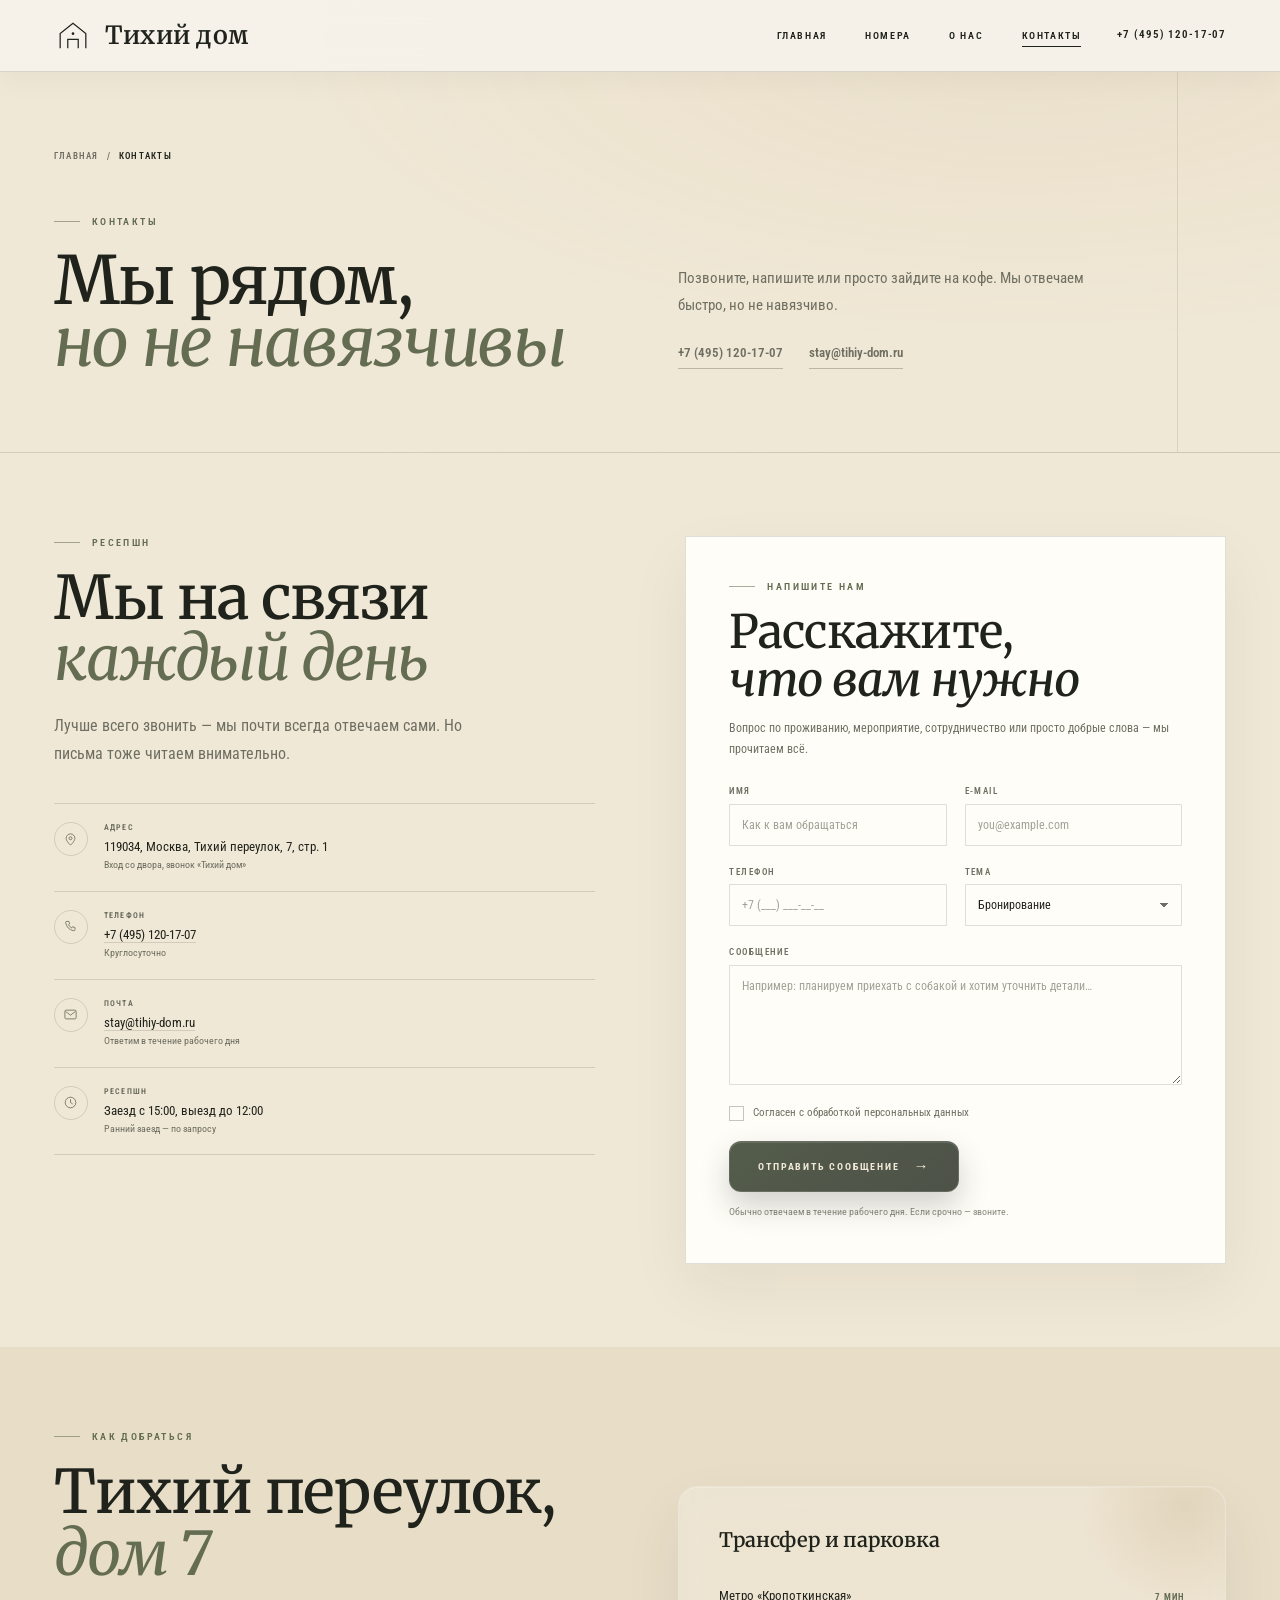
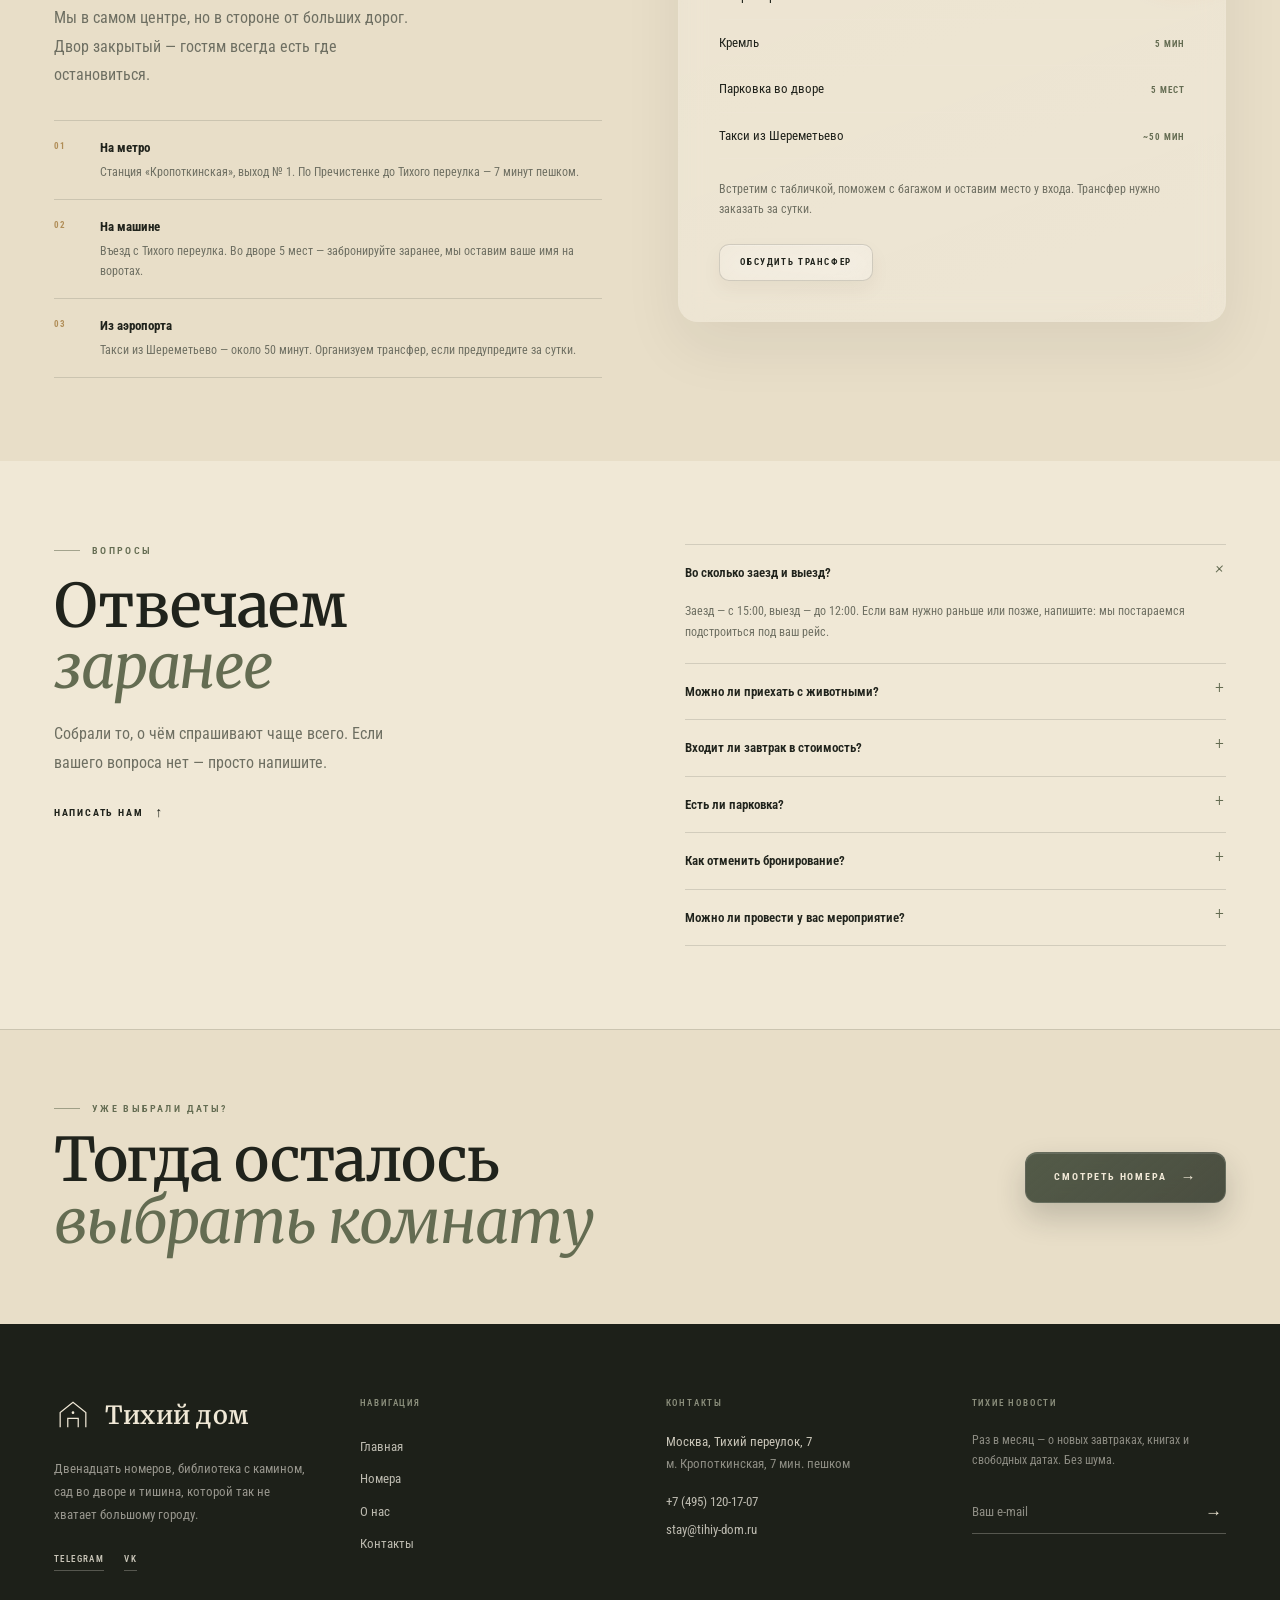
<file: contacts.html>
<!DOCTYPE html>
<html lang="ru">
<head>
  <meta charset="UTF-8">
  <meta name="viewport" content="width=device-width, initial-scale=1">
  <title>Контакты — Тихий дом</title>
  <meta name="description" content="Как добраться до бутик-отеля «Тихий дом»: Москва, Тихий переулок, 7. Телефон, почта, схема проезда и форма связи.">
  <meta name="theme-color" content="#F6F2EA">
  <meta property="og:type" content="website">
  <meta property="og:site_name" content="Тихий дом">
  <meta property="og:locale" content="ru_RU">
  <meta property="og:title" content="Контакты — Тихий дом">
  <meta property="og:description" content="Как добраться до бутик-отеля «Тихий дом»: Москва, Тихий переулок, 7. Телефон, почта, схема проезда и форма связи.">
  <meta property="og:image" content="/images/hero.jpg">
  <link rel="icon" href="favicon.svg" type="image/svg+xml">
  <link rel="preload" href="fonts/merriweather-normal-cyr-var.woff2" as="font" type="font/woff2" crossorigin>
  <link rel="preload" href="fonts/roboto-condensed-normal-cyr-var.woff2" as="font" type="font/woff2" crossorigin>
  <link rel="stylesheet" href="css/base.css">
  <link rel="stylesheet" href="css/components.css">
  <link rel="stylesheet" href="css/home.css">
  <link rel="stylesheet" href="css/pages.css">
  <link rel="stylesheet" href="css/inner.css">
</head>
<body class="page-inner page-contacts" data-page="contacts">
  <a class="skip-link" href="#main">Перейти к содержимому</a>

<header class="site-header site-header--solid" data-header>
  <div class="site-header__inner container">
    <a class="logo" href="index.html">
      <svg class="logo__mark" viewBox="0 0 40 40" fill="none" aria-hidden="true">
        <path d="M6.5 33V17.5L20 6.5l13.5 11V33" stroke="currentColor" stroke-width="1.3"/>
        <path d="M14.5 33V23.5h11V33" stroke="currentColor" stroke-width="1.3"/>
        <circle cx="20" cy="17.5" r="1.4" fill="currentColor"/>
      </svg>
      <span class="logo__text">
        <span class="logo__name">Тихий дом</span>
      </span>
    </a>

<nav class="main-nav" aria-label="Основная навигация">
      <a href="index.html">Главная</a>
      <a href="rooms.html">Номера</a>
      <a href="about.html">О нас</a>
      <a href="contacts.html" aria-current="page">Контакты</a>
    </nav>
        <div class="site-header__actions">
  <a class="site-header__phone" href="tel:+74951201707">+7 (495) 120-17-07</a>
      <button class="nav-toggle" type="button" aria-label="Открыть меню" aria-expanded="false" aria-controls="mobile-menu" data-nav-toggle>
        <span></span>
        <span></span>
      </button>
    </div>
  </div>
</header>

<div class="mobile-menu" id="mobile-menu" data-mobile-menu aria-hidden="true">
  <div class="mobile-menu__inner container">
    <nav class="mobile-menu__nav" aria-label="Мобильная навигация">
      <a href="index.html"><span>01</span>Главная</a>
      <a href="rooms.html"><span>02</span>Номера</a>
      <a href="about.html"><span>03</span>О нас</a>
      <a href="contacts.html"><span>04</span>Контакты</a>
    </nav>
    <div class="mobile-menu__bottom">
      <div class="mobile-menu__contacts">
        <p class="eyebrow">Мы на связи</p>
        <a href="tel:+74951201707">+7 (495) 120-17-07</a>
        <a href="mailto:stay@tihiy-dom.ru">stay@tihiy-dom.ru</a>
      </div>
      <div class="mobile-menu__address">
        <p class="eyebrow">Наш адрес</p>
        <p>Москва, Тихий переулок, 7</p>
        <p class="muted">м. Кропоткинская · 7 минут пешком</p>
      </div>
      <a class="btn btn--accent" href="rooms.html">Выбрать номер <span class="btn__arrow">→</span></a>
    </div>
  </div>
</div>


<main id="main">
  <section class="page-hero page-hero--contacts">
    <div class="container">
      <nav class="breadcrumbs" aria-label="Хлебные крошки">
        <a href="index.html">Главная</a>
        <span aria-hidden="true">/</span>
        <span aria-current="page">Контакты</span>
      </nav>

      <div class="page-hero__grid">
        <div>
          <p class="eyebrow">Контакты</p>
          <h1>Мы рядом,<br><em>но не навязчивы</em></h1>
        </div>
        <div class="page-hero__lead">
          <p>Позвоните, напишите или просто зайдите на кофе. Мы отвечаем быстро, но не навязчиво.</p>
          <div class="page-hero__quick">
            <a href="tel:+74951201707">+7 (495) 120-17-07</a>
            <a href="mailto:stay@tihiy-dom.ru">stay@tihiy-dom.ru</a>
          </div>
        </div>
      </div>
    </div>
  </section>

  <section class="section">
    <div class="container contact-layout">
      <div class="contact-info" data-reveal>
        <p class="eyebrow">Ресепшн</p>
        <h2 class="display">Мы на связи<br><em>каждый день</em></h2>
        <p class="lead">Лучше всего звонить — мы почти всегда отвечаем сами. Но письма тоже читаем внимательно.</p>

        <ul class="contact-list">
          <li>
            <span class="contact-list__icon" aria-hidden="true">
              <svg viewBox="0 0 24 24" fill="none"><path d="M12 21s7-6.1 7-11a7 7 0 1 0-14 0c0 4.9 7 11 7 11z" stroke="currentColor" stroke-width="1.3"/><circle cx="12" cy="10" r="2.4" stroke="currentColor" stroke-width="1.3"/></svg>
            </span>
            <div>
              <span class="contact-list__label">Адрес</span>
              <p>119034, Москва, Тихий переулок, 7, стр. 1</p>
              <p class="muted">Вход со двора, звонок «Тихий дом»</p>
            </div>
          </li>
          <li>
            <span class="contact-list__icon" aria-hidden="true">
              <svg viewBox="0 0 24 24" fill="none"><path d="M6.2 3.8h3.1l1.4 4-2 1.4a14.5 14.5 0 0 0 5.1 5.1l1.4-2 4 1.4v3.1a2 2 0 0 1-2.2 2A16.6 16.6 0 0 1 4.2 6a2 2 0 0 1 2-2.2z" stroke="currentColor" stroke-width="1.3" stroke-linejoin="round"/></svg>
            </span>
            <div>
              <span class="contact-list__label">Телефон</span>
              <p><a href="tel:+74951201707">+7 (495) 120-17-07</a></p>
              <p class="muted">Круглосуточно</p>
            </div>
          </li>
          <li>
            <span class="contact-list__icon" aria-hidden="true">
              <svg viewBox="0 0 24 24" fill="none"><rect x="3" y="5" width="18" height="14" rx="2" stroke="currentColor" stroke-width="1.3"/><path d="m4 7 8 6 8-6" stroke="currentColor" stroke-width="1.3"/></svg>
            </span>
            <div>
              <span class="contact-list__label">Почта</span>
              <p><a href="mailto:stay@tihiy-dom.ru">stay@tihiy-dom.ru</a></p>
              <p class="muted">Ответим в течение рабочего дня</p>
            </div>
          </li>
          <li>
            <span class="contact-list__icon" aria-hidden="true">
              <svg viewBox="0 0 24 24" fill="none"><circle cx="12" cy="12" r="8.5" stroke="currentColor" stroke-width="1.3"/><path d="M12 7.5V12l3 2" stroke="currentColor" stroke-width="1.3" stroke-linecap="round"/></svg>
            </span>
            <div>
              <span class="contact-list__label">Ресепшн</span>
              <p>Заезд с 15:00, выезд до 12:00</p>
              <p class="muted">Ранний заезд — по запросу</p>
            </div>
          </li>
        </ul>
      </div>

      <div class="form-panel" id="contact-form" data-reveal>
        <div data-contact-form-wrap>
          <p class="eyebrow">Напишите нам</p>
          <h2>Расскажите,<br><em>что вам нужно</em></h2>
          <p class="form-panel__intro">Вопрос по проживанию, мероприятие, сотрудничество или просто добрые слова — мы прочитаем всё.</p>

          <form class="contact-form" data-contact-form novalidate>
            <div class="form-grid">
              <div class="field">
                <label for="contact-name">Имя</label>
                <input id="contact-name" name="name" type="text" autocomplete="name" placeholder="Как к вам обращаться" required>
                <p class="field__error" data-error-for="name"></p>
              </div>
              <div class="field">
                <label for="contact-email">E-mail</label>
                <input id="contact-email" name="email" type="email" autocomplete="email" placeholder="you@example.com">
                <p class="field__error" data-error-for="email"></p>
              </div>
              <div class="field">
                <label for="contact-phone">Телефон</label>
                <input id="contact-phone" name="phone" type="tel" autocomplete="tel" placeholder="+7 (___) ___-__-__">
                <p class="field__error" data-error-for="phone"></p>
              </div>
              <div class="field">
                <label for="contact-topic">Тема</label>
                <select id="contact-topic" name="topic">
                  <option value="booking">Бронирование</option>
                  <option value="event">Мероприятие</option>
                  <option value="press">Пресса и сотрудничество</option>
                  <option value="other">Другой вопрос</option>
                </select>
                <p class="field__error" data-error-for="topic"></p>
              </div>
              <div class="field field--full">
                <label for="contact-message">Сообщение</label>
                <textarea id="contact-message" name="message" rows="5" placeholder="Например: планируем приехать с собакой и хотим уточнить детали…" required></textarea>
                <p class="field__error" data-error-for="message"></p>
              </div>
            </div>

            <p class="form-error" data-contact-error role="alert"></p>

            <label class="checkbox">
              <input type="checkbox" name="consent" required>
              <span class="checkbox__box" aria-hidden="true"></span>
              <span>Согласен с обработкой персональных данных</span>
            </label>
            <p class="field__error" data-error-for="consent"></p>

            <button class="btn btn--accent" type="submit" data-contact-submit>
              <span data-contact-submit-label>Отправить сообщение</span>
              <span class="btn__arrow" aria-hidden="true">→</span>
            </button>
            <p class="form-note">Обычно отвечаем в течение рабочего дня. Если срочно — звоните.</p>
          </form>
        </div>

        <div class="form-success" data-contact-success hidden>
          <span class="form-success__mark" aria-hidden="true">✓</span>
          <p class="eyebrow">Сообщение отправлено</p>
          <h2>Спасибо!<br><em>Мы прочитали</em></h2>
          <p>Ответим на указанный контакт в течение рабочего дня. Если вопрос срочный, позвоните нам — так быстрее.</p>
          <a class="btn btn--accent" href="tel:+74951201707">+7 (495) 120-17-07</a>
          <button class="link-button" type="button" data-contact-reset>Написать ещё одно сообщение</button>
        </div>
      </div>
    </div>
  </section>

  <section class="section section--sand">
    <div class="container transport">
      <div class="transport__content" data-reveal>
        <p class="eyebrow">Как добраться</p>
        <h2 class="display">Тихий переулок,<br><em>дом 7</em></h2>
        <p class="lead">Мы в самом центре, но в стороне от больших дорог. Двор закрытый — гостям всегда есть где остановиться.</p>

        <ul class="transport-list">
          <li>
            <span class="transport-list__num">01</span>
            <div>
              <h3>На метро</h3>
              <p>Станция «Кропоткинская», выход № 1. По Пречистенке до Тихого переулка — 7 минут пешком.</p>
            </div>
          </li>
          <li>
            <span class="transport-list__num">02</span>
            <div>
              <h3>На машине</h3>
              <p>Въезд с Тихого переулка. Во дворе 5 мест — забронируйте заранее, мы оставим ваше имя на воротах.</p>
            </div>
          </li>
          <li>
            <span class="transport-list__num">03</span>
            <div>
              <h3>Из аэропорта</h3>
              <p>Такси из Шереметьево — около 50 минут. Организуем трансфер, если предупредите за сутки.</p>
            </div>
          </li>
        </ul>
      </div>

      <aside class="transport__panel" data-reveal aria-label="Трансфер и парковка">
        <p class="transport__panel-title">Трансфер и парковка</p>
        <ul class="walk-list">
          <li><span>Метро «Кропоткинская»</span><span>7 мин</span></li>
          <li><span>Кремль</span><span>5 мин</span></li>
          <li><span>Парковка во дворе</span><span>5 мест</span></li>
          <li><span>Такси из Шереметьево</span><span>~50 мин</span></li>
        </ul>
        <p class="transport__panel-note">Встретим с табличкой, поможем с багажом и оставим место у входа. Трансфер нужно заказать за сутки.</p>
        <a class="btn btn--ghost btn--sm" href="tel:+74951201707">Обсудить трансфер</a>
      </aside>
    </div>
  </section>

  <section class="section">
    <div class="container faq">
      <div class="faq__intro" data-reveal>
        <p class="eyebrow">Вопросы</p>
        <h2 class="display">Отвечаем<br><em>заранее</em></h2>
        <p class="lead">Собрали то, о чём спрашивают чаще всего. Если вашего вопроса нет — просто напишите.</p>
        <a class="link-arrow" href="#contact-form">Написать нам <span aria-hidden="true">↑</span></a>
      </div>

      <div class="faq__list" data-reveal>
        <details class="faq__item" open>
          <summary>Во сколько заезд и выезд?</summary>
          <p>Заезд — с 15:00, выезд — до 12:00. Если вам нужно раньше или позже, напишите: мы постараемся подстроиться под ваш рейс.</p>
        </details>
        <details class="faq__item">
          <summary>Можно ли приехать с животными?</summary>
          <p>Да, мы рады небольшим собакам и кошкам до 15 кг. Стоимость — 1 000 ₽ за ночь. Пожалуйста, предупредите заранее, чтобы мы подготовили лежанку и миску.</p>
        </details>
        <details class="faq__item">
          <summary>Входит ли завтрак в стоимость?</summary>
          <p>Да, завтрак включён во все тарифы. Подаём с 7:30 до 12:00 в ресторане, в саду или в номере. Без доплат и «сервисных сборов».</p>
        </details>
        <details class="faq__item">
          <summary>Есть ли парковка?</summary>
          <p>Во дворе пять мест. Стоянка бесплатна для гостей, но место нужно забронировать заранее — оставьте комментарий при бронировании или позвоните.</p>
        </details>
        <details class="faq__item">
          <summary>Как отменить бронирование?</summary>
          <p>Бесплатно — за 72 часа до заезда. Позже удерживается стоимость первой ночи. Для отмены позвоните или напишите на почту, указав номер брони.</p>
        </details>
        <details class="faq__item">
          <summary>Можно ли провести у вас мероприятие?</summary>
          <p>Да, библиотека и ресторан подходят для небольших ужинов, презентаций и семейных праздников до 40 человек. Напишите в форме выше — обсудим детали.</p>
        </details>
      </div>
    </div>
  </section>

  <section class="contact-cta">
    <div class="container contact-cta__inner">
      <div data-reveal>
        <p class="eyebrow">Уже выбрали даты?</p>
        <h2 class="display">Тогда осталось<br><em>выбрать комнату</em></h2>
      </div>
      <a class="btn btn--accent" href="rooms.html" data-reveal>Смотреть номера <span class="btn__arrow" aria-hidden="true">→</span></a>
    </div>
  </section>
</main>

<footer class="site-footer">
  <div class="container">
    <div class="site-footer__top">
      <div class="site-footer__brand">
        <a class="logo logo--light" href="index.html">
          <svg class="logo__mark" viewBox="0 0 40 40" fill="none" aria-hidden="true">
            <path d="M6.5 33V17.5L20 6.5l13.5 11V33" stroke="currentColor" stroke-width="1.3"/>
            <path d="M14.5 33V23.5h11V33" stroke="currentColor" stroke-width="1.3"/>
            <circle cx="20" cy="17.5" r="1.4" fill="currentColor"/>
          </svg>
          <span class="logo__text">
            <span class="logo__name">Тихий дом</span>
          </span>
        </a>
        <p class="site-footer__about">Двенадцать номеров, библиотека с камином, сад во дворе и тишина, которой так не хватает большому городу.</p>
        <div class="site-footer__social">
          <a href="https://t.me/" target="_blank" rel="noopener noreferrer">Telegram</a>
          <a href="https://vk.com/" target="_blank" rel="noopener noreferrer">VK</a>
        </div>
      </div>

      <nav class="site-footer__nav" aria-label="Навигация в подвале">
        <p class="site-footer__title">Навигация</p>
        <a href="index.html">Главная</a>
        <a href="rooms.html">Номера</a>
        <a href="about.html">О нас</a>
        <a href="contacts.html">Контакты</a>
      </nav>

      <div class="site-footer__contacts">
        <p class="site-footer__title">Контакты</p>
        <address>
          <p>Москва, Тихий переулок, 7</p>
          <p class="muted">м. Кропоткинская, 7 мин. пешком</p>
        </address>
        <a href="tel:+74951201707">+7 (495) 120-17-07</a>
        <a href="mailto:stay@tihiy-dom.ru">stay@tihiy-dom.ru</a>
      </div>

      <div class="site-footer__news">
        <p class="site-footer__title">Тихие новости</p>
        <p class="site-footer__news-text">Раз в месяц — о новых завтраках, книгах и свободных датах. Без шума.</p>
        <form class="newsletter" data-newsletter-form novalidate>
          <label class="visually-hidden" for="newsletter-email">E-mail для рассылки</label>
          <input id="newsletter-email" name="email" type="email" placeholder="Ваш e-mail" autocomplete="email" required>
          <button type="submit" aria-label="Подписаться">→</button>
        </form>
        <p class="form-note" data-newsletter-status aria-live="polite"></p>
      </div>
    </div>
  </div>
</footer>

<div class="toast-region" data-toast-region aria-live="polite" aria-atomic="false"></div>



  <script src="js/script.js" defer></script>
</body>
</html>
</file>
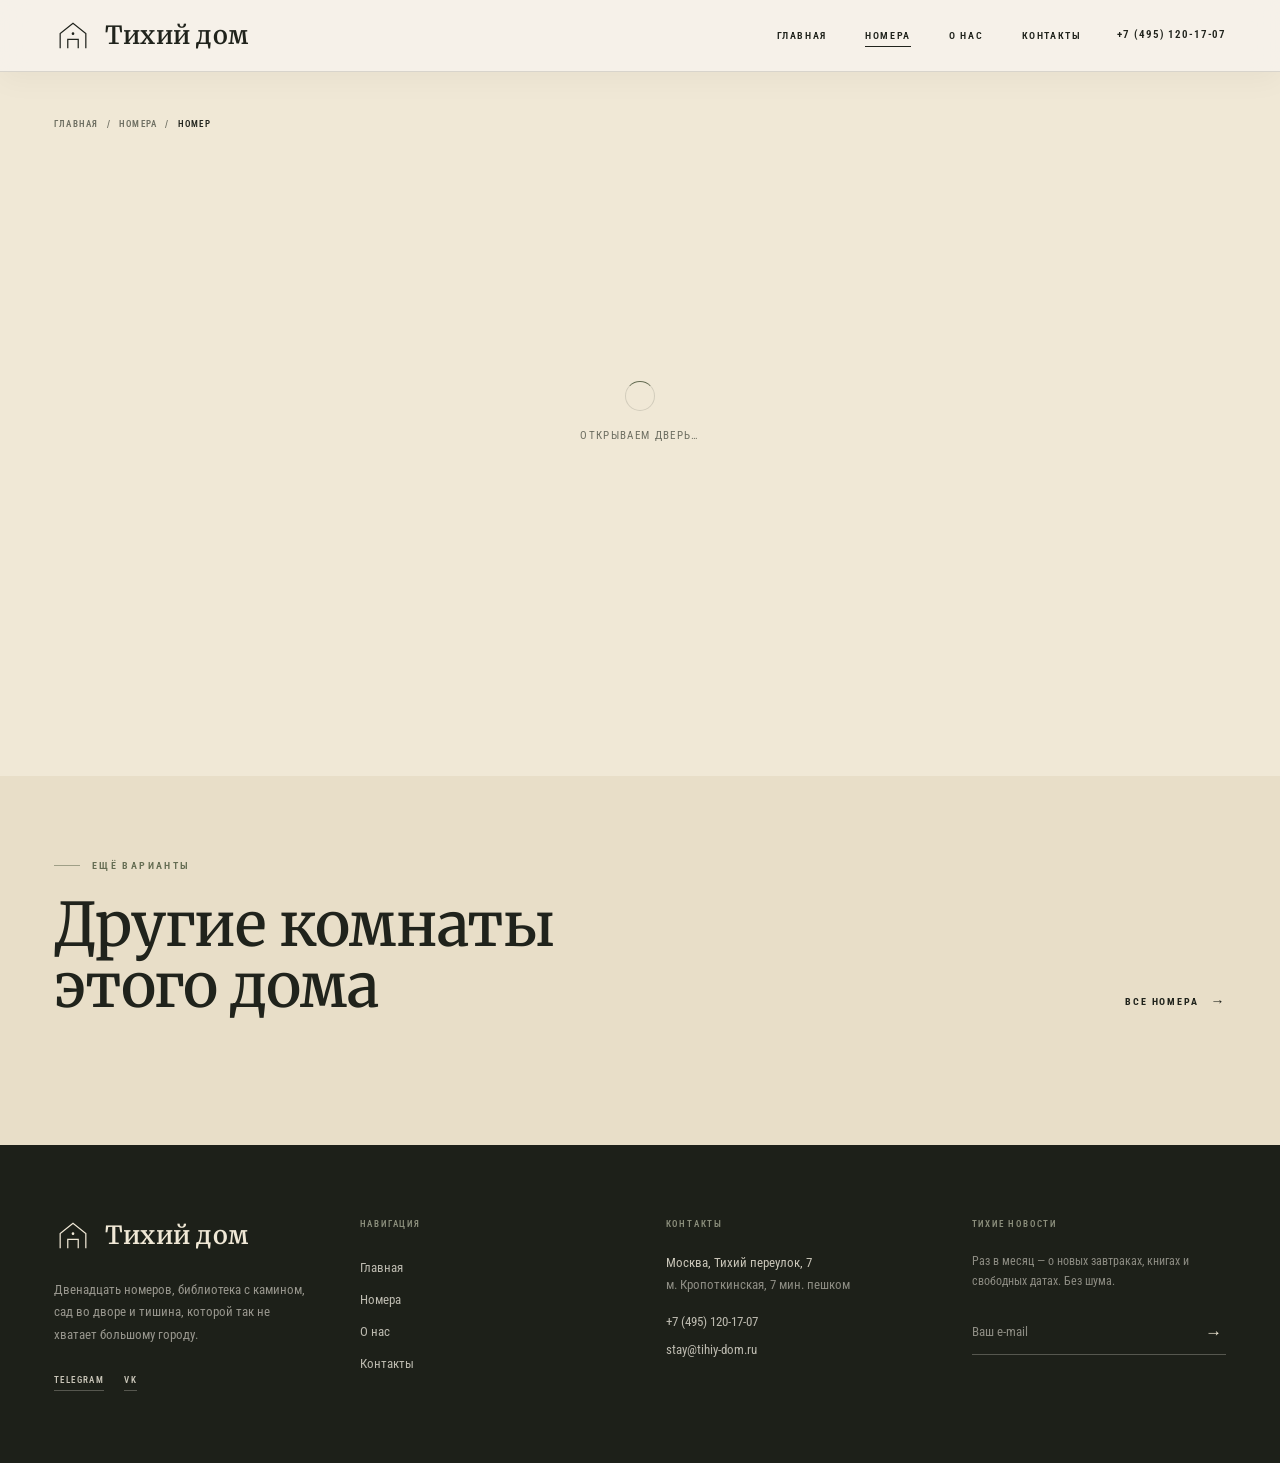
<file: room.html>
<!DOCTYPE html>
<html lang="ru">
<head>
  <meta charset="UTF-8">
  <meta name="viewport" content="width=device-width, initial-scale=1">
  <title>Номер — бутик-отель «Тихий дом»</title>
  <meta name="description" content="Описание номера, фотографии, удобства и правила проживания. Онлайн-бронирование в бутик-отеле «Тихий дом».">
  <meta name="theme-color" content="#F6F2EA">
  <meta property="og:type" content="website">
  <meta property="og:site_name" content="Тихий дом">
  <meta property="og:locale" content="ru_RU">
  <meta property="og:title" content="Стандарт «Тихая комната» — Тихий дом">
  <meta property="og:description" content="Всё, что нужно, — и ни одной лишней детали. 18 м², до 2 гостей. Бронирование онлайн.">
  <meta property="og:image" content="/images/hero.jpg">
  <link rel="icon" href="favicon.svg" type="image/svg+xml">
  <link rel="preload" href="fonts/merriweather-normal-cyr-var.woff2" as="font" type="font/woff2" crossorigin>
  <link rel="preload" href="fonts/roboto-condensed-normal-cyr-var.woff2" as="font" type="font/woff2" crossorigin>
  <link rel="stylesheet" href="css/base.css">
  <link rel="stylesheet" href="css/components.css">
  <link rel="stylesheet" href="css/home.css">
  <link rel="stylesheet" href="css/pages.css">
  <link rel="stylesheet" href="css/inner.css">
</head>
<body class="page-inner page-room" data-page="rooms">
  <a class="skip-link" href="#main">Перейти к содержимому</a>

<header class="site-header site-header--solid" data-header>
  <div class="site-header__inner container">
    <a class="logo" href="index.html">
      <svg class="logo__mark" viewBox="0 0 40 40" fill="none" aria-hidden="true">
        <path d="M6.5 33V17.5L20 6.5l13.5 11V33" stroke="currentColor" stroke-width="1.3"/>
        <path d="M14.5 33V23.5h11V33" stroke="currentColor" stroke-width="1.3"/>
        <circle cx="20" cy="17.5" r="1.4" fill="currentColor"/>
      </svg>
      <span class="logo__text">
        <span class="logo__name">Тихий дом</span>
      </span>
    </a>

<nav class="main-nav" aria-label="Основная навигация">
      <a href="index.html">Главная</a>
      <a href="rooms.html" aria-current="page">Номера</a>
      <a href="about.html">О нас</a>
      <a href="contacts.html">Контакты</a>
    </nav>
        <div class="site-header__actions">
  <a class="site-header__phone" href="tel:+74951201707">+7 (495) 120-17-07</a>
      <button class="nav-toggle" type="button" aria-label="Открыть меню" aria-expanded="false" aria-controls="mobile-menu" data-nav-toggle>
        <span></span>
        <span></span>
      </button>
    </div>
  </div>
</header>

<div class="mobile-menu" id="mobile-menu" data-mobile-menu aria-hidden="true">
  <div class="mobile-menu__inner container">
    <nav class="mobile-menu__nav" aria-label="Мобильная навигация">
      <a href="index.html"><span>01</span>Главная</a>
      <a href="rooms.html"><span>02</span>Номера</a>
      <a href="about.html"><span>03</span>О нас</a>
      <a href="contacts.html"><span>04</span>Контакты</a>
    </nav>
    <div class="mobile-menu__bottom">
      <div class="mobile-menu__contacts">
        <p class="eyebrow">Мы на связи</p>
        <a href="tel:+74951201707">+7 (495) 120-17-07</a>
        <a href="mailto:stay@tihiy-dom.ru">stay@tihiy-dom.ru</a>
      </div>
      <div class="mobile-menu__address">
        <p class="eyebrow">Наш адрес</p>
        <p>Москва, Тихий переулок, 7</p>
        <p class="muted">м. Кропоткинская · 7 минут пешком</p>
      </div>
      <a class="btn btn--accent" href="rooms.html">Выбрать номер <span class="btn__arrow">→</span></a>
    </div>
  </div>
</div>


<main id="main">
  <section class="room-detail">
    <div class="container">
      <nav class="breadcrumbs" aria-label="Хлебные крошки">
        <a href="index.html">Главная</a>
        <span aria-hidden="true">/</span>
        <a href="rooms.html">Номера</a>
        <span aria-hidden="true">/</span>
        <span aria-current="page">Номер</span>
      </nav>

      <div class="room-loading" data-room-loading aria-live="polite">
        <span class="spinner" aria-hidden="true"></span>
        <p>Открываем дверь…</p>
      </div>

      <div class="room-error" data-room-error hidden>
        <p class="eyebrow">Что-то не так</p>
        <h1>Не удалось открыть номер</h1>
        <p data-room-error-text>Проверьте соединение и попробуйте ещё раз.</p>
        <a class="btn btn--accent" href="rooms.html">Вернуться к каталогу</a>
      </div>

      <div class="room-content" data-room-content hidden>
        <header class="room-head">
          <div class="room-head__text">
            <p class="eyebrow"><span data-room-category>Номер</span><span class="room-head__dot" aria-hidden="true">·</span><span data-room-floor></span></p>
            <h1><span data-room-name>Стандарт</span> <em data-room-title>«Тихая комната»</em></h1>
            <p class="room-head__tagline" data-room-tagline></p>
          </div>
          <div class="room-head__price">
            <span>от</span>
            <strong data-room-price>—</strong>
            <span>₽ / ночь</span>
          </div>
        </header>

        <div class="room-gallery" data-room-gallery>
          <button class="room-gallery__item room-gallery__item--main" type="button" data-gallery-index="0" aria-label="Открыть фото 1">
            <img alt="" data-gallery-img="0">
          </button>
          <button class="room-gallery__item" type="button" data-gallery-index="1" aria-label="Открыть фото 2">
            <img alt="" data-gallery-img="1">
          </button>
          <button class="room-gallery__item" type="button" data-gallery-index="2" aria-label="Открыть фото 3">
            <img alt="" data-gallery-img="2">
          </button>
          <button class="room-gallery__all" type="button" data-open-lightbox>
            <svg viewBox="0 0 24 24" fill="none" aria-hidden="true"><rect x="3" y="3" width="7" height="7" stroke="currentColor"/><rect x="14" y="3" width="7" height="7" stroke="currentColor"/><rect x="3" y="14" width="7" height="7" stroke="currentColor"/><rect x="14" y="14" width="7" height="7" stroke="currentColor"/></svg>
            Все фото
          </button>
        </div>

        <div class="room-layout">
          <div class="room-main">
            <ul class="room-specs">
              <li>
                <span>Площадь</span>
                <strong data-room-area>—</strong>
              </li>
              <li>
                <span>Гости</span>
                <strong data-room-capacity>—</strong>
              </li>
              <li>
                <span>Кровать</span>
                <strong data-room-beds>—</strong>
              </li>
              <li>
                <span>Этаж</span>
                <strong data-room-floor-spec>—</strong>
              </li>
            </ul>

            <section class="room-section">
              <p class="eyebrow">О номере</p>
              <h2>Тишина с видом<br><em>на старый город</em></h2>
              <div class="room-description" data-room-description></div>
            </section>

            <section class="room-section">
              <p class="eyebrow">В номере</p>
              <h2>Всё, что нужно<br><em>для неспешных дней</em></h2>
              <ul class="amenities" data-room-features></ul>
            </section>

            <section class="room-section">
              <p class="eyebrow">Детали</p>
              <h2>Хорошо знаем<br><em>свои правила</em></h2>
              <div class="rules">
                <details class="rules__item" open>
                  <summary>Заезд и выезд</summary>
                  <p>Заезд — после 15:00, выезд — до 12:00. Ранний заезд и поздний выезд возможны по запросу, если номер свободен.</p>
                </details>
                <details class="rules__item">
                  <summary>Завтрак</summary>
                  <p>Завтрак включён в стоимость. Подаём с 7:30 до 12:00 в ресторане, в саду или в номере — без доплаты.</p>
                </details>
                <details class="rules__item">
                  <summary>Отмена брони</summary>
                  <p>Бесплатная отмена за 72 часа до заезда. При более поздней отмене удерживается стоимость первой ночи.</p>
                </details>
                <details class="rules__item">
                  <summary>Дети и животные</summary>
                  <p>Дети любого возраста — желанные гости. Животные до 15 кг — по предварительной договорённости, 1 000 ₽ за ночь.</p>
                </details>
              </div>
            </section>
          </div>

          <aside class="booking-aside" id="booking">
            <div class="booking-card" data-booking-card>
              <div class="booking-card__head">
                <div>
                  <span class="booking-card__label">Стоимость</span>
                  <p class="booking-card__price"><strong data-room-price>—</strong> ₽ <span>/ ночь</span></p>
                </div>
                <span class="booking-card__badge">Завтрак включён</span>
              </div>

              <form class="booking-form" data-booking-form novalidate>
                <div class="booking-form__dates">
                  <div class="field field--compact">
                    <label for="booking-checkin">Заезд</label>
                    <input id="booking-checkin" name="checkIn" type="date" required>
                  </div>
                  <div class="field field--compact">
                    <label for="booking-checkout">Выезд</label>
                    <input id="booking-checkout" name="checkOut" type="date" required>
                  </div>
                </div>

                <div class="field field--compact">
                  <label for="booking-guests">Гости</label>
                  <select id="booking-guests" name="guests" data-booking-guests></select>
                </div>

                <div class="availability" data-availability data-state="idle" aria-live="polite">
                  <span class="availability__dot" aria-hidden="true"></span>
                  <span data-availability-text>Выберите даты проживания</span>
                </div>

                <div class="booking-summary" data-booking-summary hidden>
                  <div><span data-summary-nights>—</span><span>Стоимость проживания</span><span data-summary-total>—</span></div>
                  <div><span>Завтрак и Wi-Fi</span><span>включены</span></div>
                  <div class="booking-summary__total"><span>Итого</span><strong data-summary-grand>—</strong></div>
                </div>

                <div class="booking-fields">
                  <div class="field">
                    <label for="booking-name">Имя</label>
                    <input id="booking-name" name="name" type="text" autocomplete="name" placeholder="Как к вам обращаться" required>
                    <p class="field__error" data-error-for="name"></p>
                  </div>
                  <div class="field">
                    <label for="booking-email">E-mail</label>
                    <input id="booking-email" name="email" type="email" autocomplete="email" placeholder="you@example.com" required>
                    <p class="field__error" data-error-for="email"></p>
                  </div>
                  <div class="field">
                    <label for="booking-phone">Телефон</label>
                    <input id="booking-phone" name="phone" type="tel" autocomplete="tel" placeholder="+7 (___) ___-__-__" required>
                    <p class="field__error" data-error-for="phone"></p>
                  </div>
                  <div class="field">
                    <label for="booking-comment">Пожелания <span class="field__optional">необязательно</span></label>
                    <textarea id="booking-comment" name="comment" rows="2" maxlength="500" placeholder="Ранний заезд, детская кроватка, цветы…"></textarea>
                  </div>
                </div>

                <p class="booking-form__error" data-booking-error role="alert"></p>

                <label class="checkbox">
                  <input type="checkbox" name="consent" required>
                  <span class="checkbox__box" aria-hidden="true"></span>
                  <span>Согласен с обработкой персональных данных</span>
                </label>
                <p class="field__error" data-error-for="consent"></p>

                <button class="btn btn--accent btn--block" type="submit">
                  <span data-submit-label>Забронировать</span>
                  <span class="btn__arrow" aria-hidden="true">→</span>
                </button>
                <p class="booking-card__note">Оплата при заселении. Бесплатная отмена за 72 часа.</p>
              </form>

              <div class="booking-success" data-booking-success hidden>
                <span class="booking-success__mark" aria-hidden="true">✓</span>
                <p class="eyebrow">Бронь подтверждена</p>
                <h2>Спасибо,<br><span data-success-name>гость</span></h2>
                <p class="booking-success__text">Мы сохранили ваш номер. Покажите номер брони на стойке при заселении.</p>
                <div class="booking-success__ref">
                  <span>Номер брони</span>
                  <strong data-success-ref>—</strong>
                </div>
                <dl class="booking-success__details">
                  <div><dt>Заезд</dt><dd data-success-checkin>—</dd></div>
                  <div><dt>Выезд</dt><dd data-success-checkout>—</dd></div>
                  <div><dt>Гости</dt><dd data-success-guests>—</dd></div>
                  <div><dt>Итого</dt><dd data-success-total>—</dd></div>
                </dl>
                <p class="booking-success__note">Если планы изменятся — позвоните нам: <a href="tel:+74951201707">+7 (495) 120-17-07</a>.</p>
                <button class="btn btn--ghost btn--block" type="button" data-booking-reset>Выбрать другие даты</button>
              </div>
            </div>

            <div class="booking-help">
              <p>Нужна помощь с выбором?</p>
              <a href="tel:+74951201707">+7 (495) 120-17-07</a>
              <span>Каждый день, 8:00–23:00</span>
            </div>
          </aside>
        </div>
      </div>
    </div>
  </section>

  <section class="section section--sand room-more">
    <div class="container">
      <div class="section-head">
        <div data-reveal>
          <p class="eyebrow">Ещё варианты</p>
          <h2 class="display">Другие комнаты<br>этого дома</h2>
        </div>
        <a class="link-arrow" href="rooms.html" data-reveal>Все номера <span aria-hidden="true">→</span></a>
      </div>
      <div class="room-grid" id="related-rooms" aria-live="polite"></div>
    </div>
  </section>
</main>

<dialog class="lightbox" data-lightbox aria-label="Просмотр фотографий">
  <button class="lightbox__close" type="button" data-lightbox-close aria-label="Закрыть">×</button>
  <button class="lightbox__nav lightbox__nav--prev" type="button" data-lightbox-prev aria-label="Предыдущее фото">←</button>
  <figure class="lightbox__figure">
    <img alt="" data-lightbox-img>
    <figcaption data-lightbox-caption></figcaption>
  </figure>
  <button class="lightbox__nav lightbox__nav--next" type="button" data-lightbox-next aria-label="Следующее фото">→</button>
</dialog>

<footer class="site-footer">
  <div class="container">
    <div class="site-footer__top">
      <div class="site-footer__brand">
        <a class="logo logo--light" href="index.html">
          <svg class="logo__mark" viewBox="0 0 40 40" fill="none" aria-hidden="true">
            <path d="M6.5 33V17.5L20 6.5l13.5 11V33" stroke="currentColor" stroke-width="1.3"/>
            <path d="M14.5 33V23.5h11V33" stroke="currentColor" stroke-width="1.3"/>
            <circle cx="20" cy="17.5" r="1.4" fill="currentColor"/>
          </svg>
          <span class="logo__text">
            <span class="logo__name">Тихий дом</span>
          </span>
        </a>
        <p class="site-footer__about">Двенадцать номеров, библиотека с камином, сад во дворе и тишина, которой так не хватает большому городу.</p>
        <div class="site-footer__social">
          <a href="https://t.me/" target="_blank" rel="noopener noreferrer">Telegram</a>
          <a href="https://vk.com/" target="_blank" rel="noopener noreferrer">VK</a>
        </div>
      </div>

      <nav class="site-footer__nav" aria-label="Навигация в подвале">
        <p class="site-footer__title">Навигация</p>
        <a href="index.html">Главная</a>
        <a href="rooms.html">Номера</a>
        <a href="about.html">О нас</a>
        <a href="contacts.html">Контакты</a>
      </nav>

      <div class="site-footer__contacts">
        <p class="site-footer__title">Контакты</p>
        <address>
          <p>Москва, Тихий переулок, 7</p>
          <p class="muted">м. Кропоткинская, 7 мин. пешком</p>
        </address>
        <a href="tel:+74951201707">+7 (495) 120-17-07</a>
        <a href="mailto:stay@tihiy-dom.ru">stay@tihiy-dom.ru</a>
      </div>

      <div class="site-footer__news">
        <p class="site-footer__title">Тихие новости</p>
        <p class="site-footer__news-text">Раз в месяц — о новых завтраках, книгах и свободных датах. Без шума.</p>
        <form class="newsletter" data-newsletter-form novalidate>
          <label class="visually-hidden" for="newsletter-email">E-mail для рассылки</label>
          <input id="newsletter-email" name="email" type="email" placeholder="Ваш e-mail" autocomplete="email" required>
          <button type="submit" aria-label="Подписаться">→</button>
        </form>
        <p class="form-note" data-newsletter-status aria-live="polite"></p>
      </div>
    </div>
  </div>
</footer>

<div class="toast-region" data-toast-region aria-live="polite" aria-atomic="false"></div>



  <script src="js/script.js" defer></script>
</body>
</html>
</file>
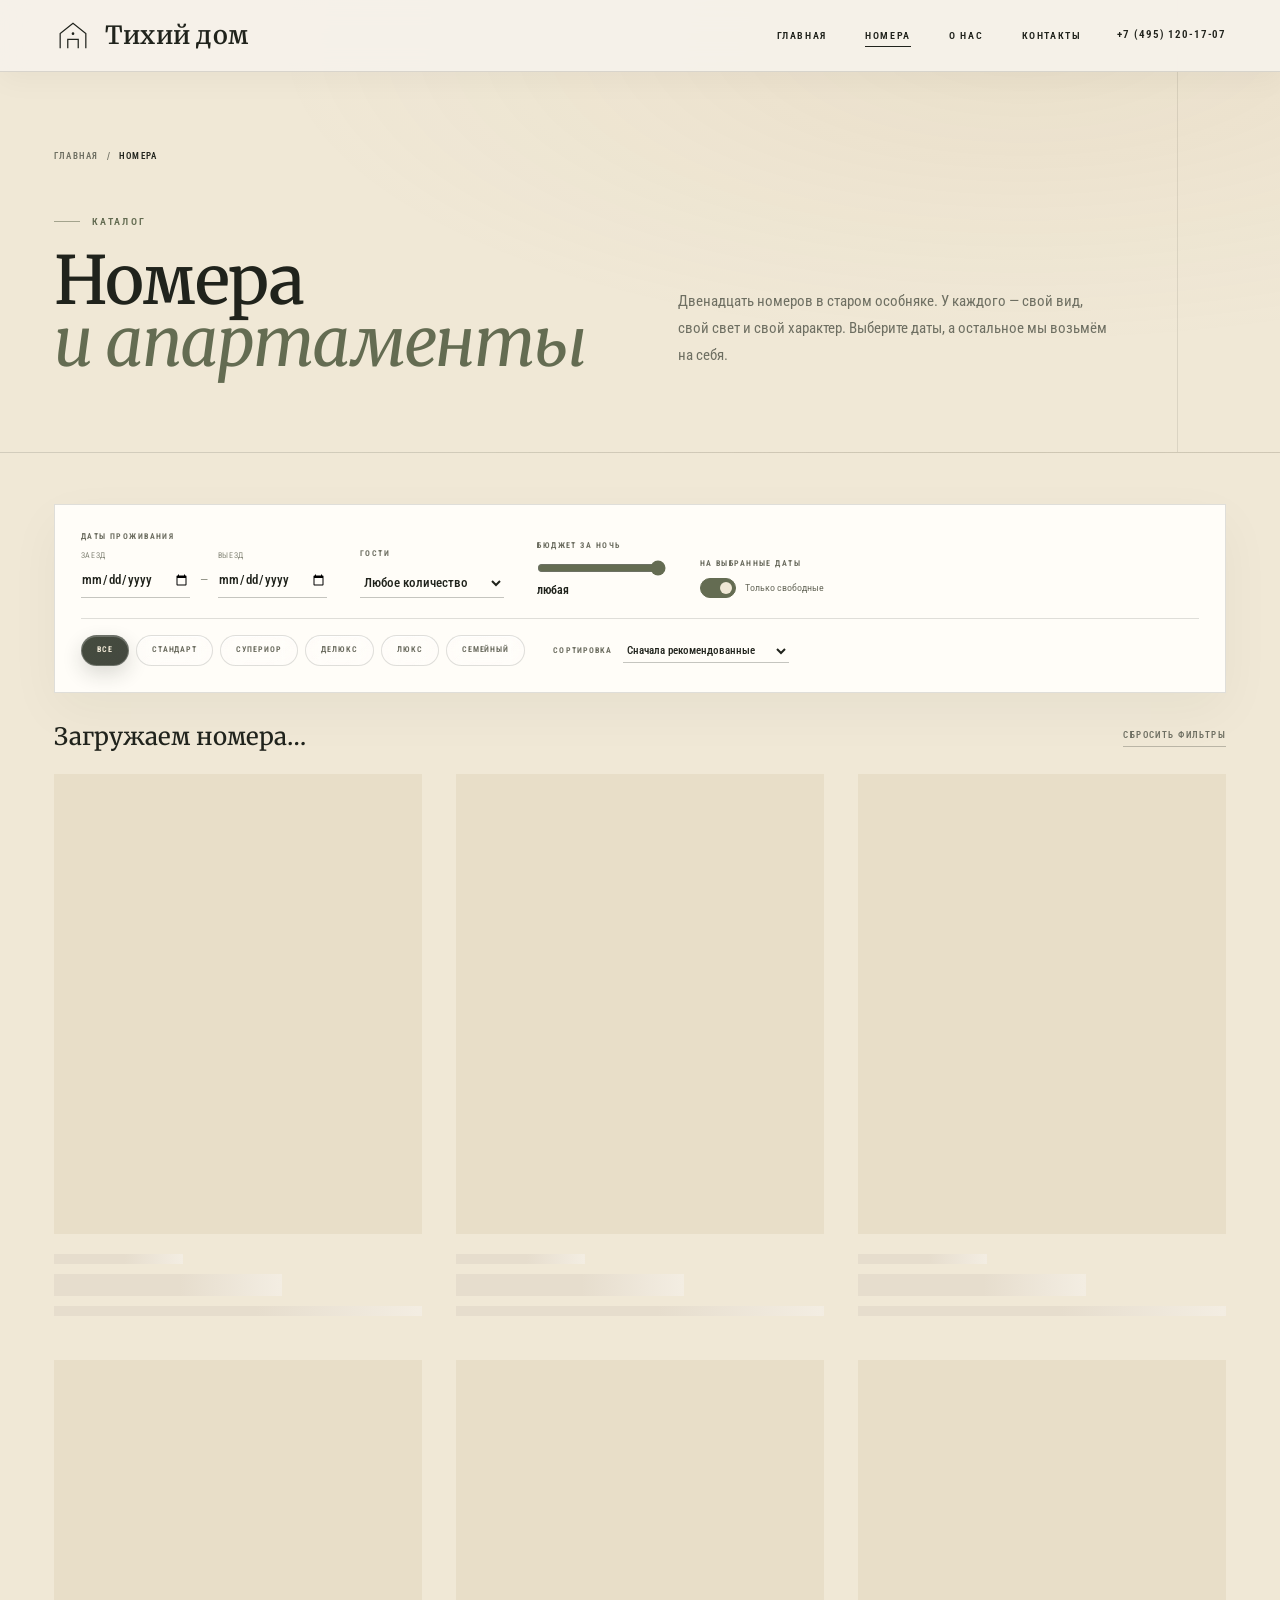
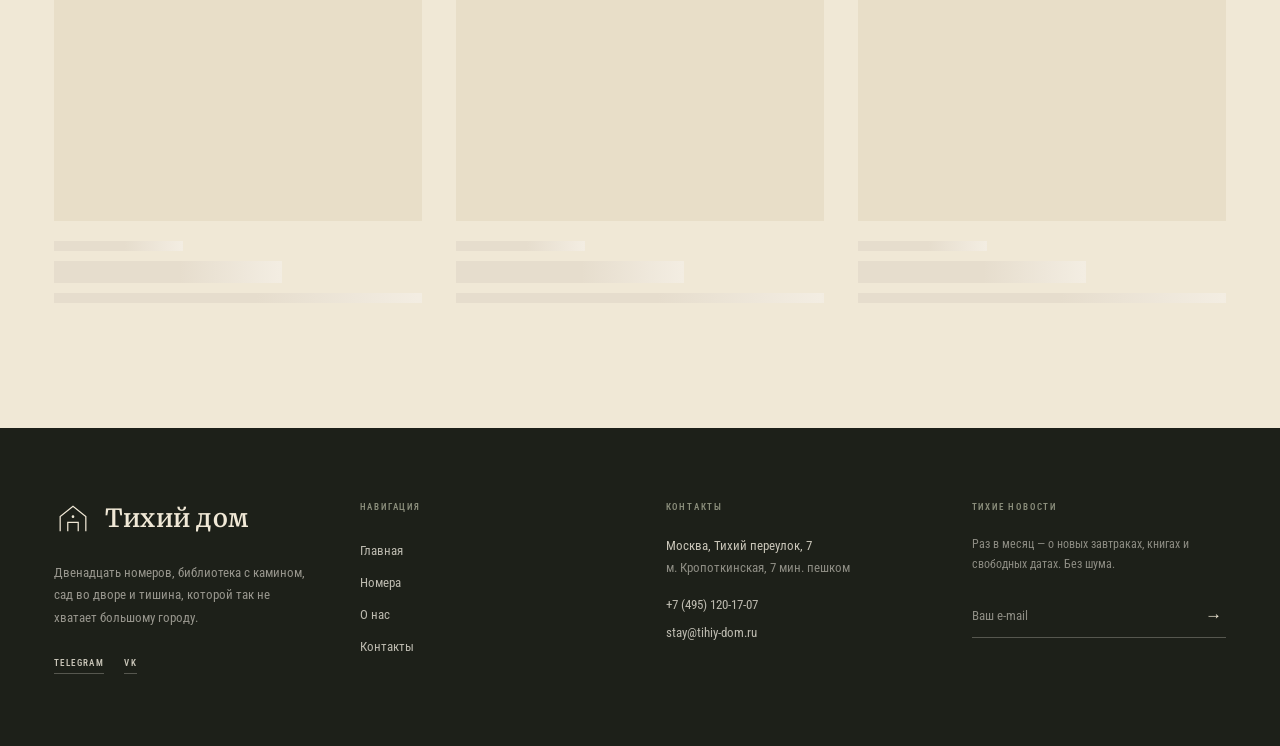
<file: rooms.html>
<!DOCTYPE html>
<html lang="ru">
<head>
  <meta charset="UTF-8">
  <meta name="viewport" content="width=device-width, initial-scale=1">
  <title>Номера и апартаменты — Тихий дом</title>
  <meta name="description" content="Выберите номер в бутик-отеле «Тихий дом»: от тихого стандарта до люкса с библиотекой. Цены, фото и онлайн-бронирование.">
  <meta name="theme-color" content="#F6F2EA">
  <meta property="og:type" content="website">
  <meta property="og:site_name" content="Тихий дом">
  <meta property="og:locale" content="ru_RU">
  <meta property="og:title" content="Номера и апартаменты — Тихий дом">
  <meta property="og:description" content="Выберите номер в бутик-отеле «Тихий дом»: от тихого стандарта до люкса с библиотекой. Цены, фото и онлайн-бронирование.">
  <meta property="og:image" content="/images/hero.jpg">
  <link rel="icon" href="favicon.svg" type="image/svg+xml">
  <link rel="preload" href="fonts/merriweather-normal-cyr-var.woff2" as="font" type="font/woff2" crossorigin>
  <link rel="preload" href="fonts/roboto-condensed-normal-cyr-var.woff2" as="font" type="font/woff2" crossorigin>
  <link rel="stylesheet" href="css/base.css">
  <link rel="stylesheet" href="css/components.css">
  <link rel="stylesheet" href="css/home.css">
  <link rel="stylesheet" href="css/pages.css">
  <link rel="stylesheet" href="css/inner.css">
</head>
<body class="page-inner page-rooms" data-page="rooms">
  <a class="skip-link" href="#main">Перейти к содержимому</a>

<header class="site-header site-header--solid" data-header>
  <div class="site-header__inner container">
    <a class="logo" href="index.html">
      <svg class="logo__mark" viewBox="0 0 40 40" fill="none" aria-hidden="true">
        <path d="M6.5 33V17.5L20 6.5l13.5 11V33" stroke="currentColor" stroke-width="1.3"/>
        <path d="M14.5 33V23.5h11V33" stroke="currentColor" stroke-width="1.3"/>
        <circle cx="20" cy="17.5" r="1.4" fill="currentColor"/>
      </svg>
      <span class="logo__text">
        <span class="logo__name">Тихий дом</span>
      </span>
    </a>

<nav class="main-nav" aria-label="Основная навигация">
      <a href="index.html">Главная</a>
      <a href="rooms.html" aria-current="page">Номера</a>
      <a href="about.html">О нас</a>
      <a href="contacts.html">Контакты</a>
    </nav>
        <div class="site-header__actions">
  <a class="site-header__phone" href="tel:+74951201707">+7 (495) 120-17-07</a>
      <button class="nav-toggle" type="button" aria-label="Открыть меню" aria-expanded="false" aria-controls="mobile-menu" data-nav-toggle>
        <span></span>
        <span></span>
      </button>
    </div>
  </div>
</header>

<div class="mobile-menu" id="mobile-menu" data-mobile-menu aria-hidden="true">
  <div class="mobile-menu__inner container">
    <nav class="mobile-menu__nav" aria-label="Мобильная навигация">
      <a href="index.html"><span>01</span>Главная</a>
      <a href="rooms.html"><span>02</span>Номера</a>
      <a href="about.html"><span>03</span>О нас</a>
      <a href="contacts.html"><span>04</span>Контакты</a>
    </nav>
    <div class="mobile-menu__bottom">
      <div class="mobile-menu__contacts">
        <p class="eyebrow">Мы на связи</p>
        <a href="tel:+74951201707">+7 (495) 120-17-07</a>
        <a href="mailto:stay@tihiy-dom.ru">stay@tihiy-dom.ru</a>
      </div>
      <div class="mobile-menu__address">
        <p class="eyebrow">Наш адрес</p>
        <p>Москва, Тихий переулок, 7</p>
        <p class="muted">м. Кропоткинская · 7 минут пешком</p>
      </div>
      <a class="btn btn--accent" href="rooms.html">Выбрать номер <span class="btn__arrow">→</span></a>
    </div>
  </div>
</div>


<main id="main">
  <section class="page-hero">
    <div class="container">
      <nav class="breadcrumbs" aria-label="Хлебные крошки">
        <a href="index.html">Главная</a>
        <span aria-hidden="true">/</span>
        <span aria-current="page">Номера</span>
      </nav>

      <div class="page-hero__grid">
        <div>
          <p class="eyebrow">Каталог</p>
          <h1>Номера<br><em>и апартаменты</em></h1>
        </div>
        <p class="page-hero__lead">Двенадцать номеров в старом особняке. У каждого — свой вид, свой свет и свой характер. Выберите даты, а остальное мы возьмём на себя.</p>
      </div>
    </div>
  </section>

  <section class="catalog">
    <div class="container">
      <form class="filters" data-room-filters novalidate>
        <div class="filters__row filters__row--main">
          <div class="filters__group filters__group--dates">
            <span class="filters__label">Даты проживания</span>
            <div class="filters__dates">
              <label>
                <span>Заезд</span>
                <input type="date" name="checkIn" data-filter-checkin>
              </label>
              <span class="filters__dash" aria-hidden="true">—</span>
              <label>
                <span>Выезд</span>
                <input type="date" name="checkOut" data-filter-checkout>
              </label>
            </div>
          </div>

          <div class="filters__group">
            <label class="filters__label" for="filter-guests">Гости</label>
            <select id="filter-guests" name="guests" data-filter-guests>
              <option value="">Любое количество</option>
              <option value="1">1 гость</option>
              <option value="2">2 гостя</option>
              <option value="3">3 гостя</option>
              <option value="4">4 гостя</option>
            </select>
          </div>

          <div class="filters__group filters__group--price">
            <label class="filters__label" for="filter-price">Бюджет за ночь</label>
            <div class="price-range">
              <input id="filter-price" type="range" name="maxPrice" min="9000" max="25000" step="500" value="25000" data-filter-price>
              <output for="filter-price" data-price-output>любая</output>
            </div>
          </div>

          <div class="filters__group filters__group--switch">
            <span class="filters__label">На выбранные даты</span>
            <label class="switch">
              <input type="checkbox" name="availableOnly" value="1" checked data-filter-available>
              <span class="switch__track" aria-hidden="true"><span></span></span>
              <span class="switch__text">Только свободные</span>
            </label>
          </div>
        </div>

        <div class="filters__row filters__row--bottom">
          <div class="filter-chips" role="group" aria-label="Категория номера">
            <button type="button" class="chip is-active" data-category="" aria-pressed="true">Все</button>
            <button type="button" class="chip" data-category="standard" aria-pressed="false">Стандарт</button>
            <button type="button" class="chip" data-category="superior" aria-pressed="false">Супериор</button>
            <button type="button" class="chip" data-category="deluxe" aria-pressed="false">Делюкс</button>
            <button type="button" class="chip" data-category="suite" aria-pressed="false">Люкс</button>
            <button type="button" class="chip" data-category="family" aria-pressed="false">Семейный</button>
          </div>

          <div class="filters__sort">
            <label for="filter-sort">Сортировка</label>
            <select id="filter-sort" name="sort" data-filter-sort>
              <option value="recommended">Сначала рекомендованные</option>
              <option value="price-asc">Сначала дешевле</option>
              <option value="price-desc">Сначала дороже</option>
              <option value="area-desc">Сначала просторнее</option>
            </select>
          </div>
        </div>
      </form>

      <div class="rooms-toolbar">
        <p class="rooms-toolbar__count" data-rooms-count aria-live="polite">Загружаем номера…</p>
        <button type="button" class="link-button" data-reset-filters>Сбросить фильтры</button>
      </div>

      <div class="room-grid room-grid--catalog" id="rooms-grid" aria-live="polite" aria-busy="true">
        
          <article class="room-card room-card--skeleton" aria-hidden="true">
            <div class="room-card__media skeleton"></div>
            <div class="room-card__body">
              <span class="skeleton skeleton--line skeleton--short"></span>
              <span class="skeleton skeleton--line skeleton--title"></span>
              <span class="skeleton skeleton--line"></span>
            </div>
          </article>
        
          <article class="room-card room-card--skeleton" aria-hidden="true">
            <div class="room-card__media skeleton"></div>
            <div class="room-card__body">
              <span class="skeleton skeleton--line skeleton--short"></span>
              <span class="skeleton skeleton--line skeleton--title"></span>
              <span class="skeleton skeleton--line"></span>
            </div>
          </article>
        
          <article class="room-card room-card--skeleton" aria-hidden="true">
            <div class="room-card__media skeleton"></div>
            <div class="room-card__body">
              <span class="skeleton skeleton--line skeleton--short"></span>
              <span class="skeleton skeleton--line skeleton--title"></span>
              <span class="skeleton skeleton--line"></span>
            </div>
          </article>
        
          <article class="room-card room-card--skeleton" aria-hidden="true">
            <div class="room-card__media skeleton"></div>
            <div class="room-card__body">
              <span class="skeleton skeleton--line skeleton--short"></span>
              <span class="skeleton skeleton--line skeleton--title"></span>
              <span class="skeleton skeleton--line"></span>
            </div>
          </article>
        
          <article class="room-card room-card--skeleton" aria-hidden="true">
            <div class="room-card__media skeleton"></div>
            <div class="room-card__body">
              <span class="skeleton skeleton--line skeleton--short"></span>
              <span class="skeleton skeleton--line skeleton--title"></span>
              <span class="skeleton skeleton--line"></span>
            </div>
          </article>
        
          <article class="room-card room-card--skeleton" aria-hidden="true">
            <div class="room-card__media skeleton"></div>
            <div class="room-card__body">
              <span class="skeleton skeleton--line skeleton--short"></span>
              <span class="skeleton skeleton--line skeleton--title"></span>
              <span class="skeleton skeleton--line"></span>
            </div>
          </article>
        
      </div>

      <div class="empty-state" data-rooms-empty hidden>
        <span class="empty-state__icon" aria-hidden="true">⌂</span>
        <h2>На эти даты всё занято</h2>
        <p>Попробуйте изменить даты или снять ограничения — у нас точно найдётся тихое место.</p>
        <button type="button" class="btn btn--accent" data-reset-filters>Показать все номера</button>
      </div>
    </div>
  </section>
</main>

<footer class="site-footer">
  <div class="container">
    <div class="site-footer__top">
      <div class="site-footer__brand">
        <a class="logo logo--light" href="index.html">
          <svg class="logo__mark" viewBox="0 0 40 40" fill="none" aria-hidden="true">
            <path d="M6.5 33V17.5L20 6.5l13.5 11V33" stroke="currentColor" stroke-width="1.3"/>
            <path d="M14.5 33V23.5h11V33" stroke="currentColor" stroke-width="1.3"/>
            <circle cx="20" cy="17.5" r="1.4" fill="currentColor"/>
          </svg>
          <span class="logo__text">
            <span class="logo__name">Тихий дом</span>
          </span>
        </a>
        <p class="site-footer__about">Двенадцать номеров, библиотека с камином, сад во дворе и тишина, которой так не хватает большому городу.</p>
        <div class="site-footer__social">
          <a href="https://t.me/" target="_blank" rel="noopener noreferrer">Telegram</a>
          <a href="https://vk.com/" target="_blank" rel="noopener noreferrer">VK</a>
        </div>
      </div>

      <nav class="site-footer__nav" aria-label="Навигация в подвале">
        <p class="site-footer__title">Навигация</p>
        <a href="index.html">Главная</a>
        <a href="rooms.html">Номера</a>
        <a href="about.html">О нас</a>
        <a href="contacts.html">Контакты</a>
      </nav>

      <div class="site-footer__contacts">
        <p class="site-footer__title">Контакты</p>
        <address>
          <p>Москва, Тихий переулок, 7</p>
          <p class="muted">м. Кропоткинская, 7 мин. пешком</p>
        </address>
        <a href="tel:+74951201707">+7 (495) 120-17-07</a>
        <a href="mailto:stay@tihiy-dom.ru">stay@tihiy-dom.ru</a>
      </div>

      <div class="site-footer__news">
        <p class="site-footer__title">Тихие новости</p>
        <p class="site-footer__news-text">Раз в месяц — о новых завтраках, книгах и свободных датах. Без шума.</p>
        <form class="newsletter" data-newsletter-form novalidate>
          <label class="visually-hidden" for="newsletter-email">E-mail для рассылки</label>
          <input id="newsletter-email" name="email" type="email" placeholder="Ваш e-mail" autocomplete="email" required>
          <button type="submit" aria-label="Подписаться">→</button>
        </form>
        <p class="form-note" data-newsletter-status aria-live="polite"></p>
      </div>
    </div>
  </div>
</footer>

<div class="toast-region" data-toast-region aria-live="polite" aria-atomic="false"></div>



  <script src="js/script.js" defer></script>
</body>
</html>
</file>
<file: css/base.css>
@font-face {
  font-family: 'Merriweather';
  font-style: normal;
  font-weight: 300 900;
  font-stretch: 100%;
  font-display: swap;
  src: url('../fonts/merriweather-normal-cyr-var.woff2') format('woff2');
  unicode-range: U+0301, U+0400-045F, U+0490-0491, U+04B0-04B1, U+2116;
}
@font-face {
  font-family: 'Merriweather';
  font-style: normal;
  font-weight: 300 900;
  font-stretch: 100%;
  font-display: swap;
  src: url('../fonts/merriweather-normal-lat-var.woff2') format('woff2');
  unicode-range: U+0000-00FF, U+0131, U+0152-0153, U+02BB-02BC, U+02C6, U+02DA, U+02DC, U+2000-206F, U+20AC, U+2122, U+2191, U+2193, U+2212, U+2215, U+FEFF, U+FFFD;
}
@font-face {
  font-family: 'Merriweather';
  font-style: italic;
  font-weight: 300 900;
  font-stretch: 100%;
  font-display: swap;
  src: url('../fonts/merriweather-italic-cyr-var.woff2') format('woff2');
  unicode-range: U+0301, U+0400-045F, U+0490-0491, U+04B0-04B1, U+2116;
}
@font-face {
  font-family: 'Merriweather';
  font-style: italic;
  font-weight: 300 900;
  font-stretch: 100%;
  font-display: swap;
  src: url('../fonts/merriweather-italic-lat-var.woff2') format('woff2');
  unicode-range: U+0000-00FF, U+0131, U+0152-0153, U+02BB-02BC, U+02C6, U+02DA, U+02DC, U+2000-206F, U+20AC, U+2122, U+2191, U+2193, U+2212, U+2215, U+FEFF, U+FFFD;
}
@font-face {
  font-family: 'Roboto Condensed';
  font-style: normal;
  font-weight: 100 900;
  font-stretch: 100%;
  font-display: swap;
  src: url('../fonts/roboto-condensed-normal-cyr-var.woff2') format('woff2');
  unicode-range: U+0301, U+0400-045F, U+0490-0491, U+04B0-04B1, U+2116;
}
@font-face {
  font-family: 'Roboto Condensed';
  font-style: normal;
  font-weight: 100 900;
  font-stretch: 100%;
  font-display: swap;
  src: url('../fonts/roboto-condensed-normal-lat-var.woff2') format('woff2');
  unicode-range: U+0000-00FF, U+0131, U+0152-0153, U+02BB-02BC, U+02C6, U+02DA, U+02DC, U+2000-206F, U+20AC, U+2122, U+2191, U+2193, U+2212, U+2215, U+FEFF, U+FFFD;
}
@font-face {
  font-family: 'Roboto Condensed';
  font-style: italic;
  font-weight: 100 900;
  font-stretch: 100%;
  font-display: swap;
  src: url('../fonts/roboto-condensed-italic-cyr-var.woff2') format('woff2');
  unicode-range: U+0301, U+0400-045F, U+0490-0491, U+04B0-04B1, U+2116;
}
@font-face {
  font-family: 'Roboto Condensed';
  font-style: italic;
  font-weight: 100 900;
  font-stretch: 100%;
  font-display: swap;
  src: url('../fonts/roboto-condensed-italic-lat-var.woff2') format('woff2');
  unicode-range: U+0000-00FF, U+0131, U+0152-0153, U+02BB-02BC, U+02C6, U+02DA, U+02DC, U+2000-206F, U+20AC, U+2122, U+2191, U+2193, U+2212, U+2215, U+FEFF, U+FFFD;
}
:root {
  --cream: #f0e8d6;
  --cream-2: #e8dec8;
  --cream-3: #e0d4bb;
  --white: #fffdf8;
  --ink: #20231c;
  --ink-2: #3f4636;
  --olive: #646c52;
  --olive-deep: #3f4636;
  --gold: #b08d57;
  --gold-light: #c8a97e;
  --muted: #6e6f62;
  --muted-2: #8a8b7e;
  --line: rgba(32, 35, 28, 0.14);
  --line-strong: rgba(32, 35, 28, 0.26);
  --line-light: rgba(255, 253, 248, 0.18);
  --error: #983f31;
  --success: #4b6747;
  --font-display: 'Merriweather', Georgia, serif;
  --font-body: 'Roboto Condensed', 'Arial Narrow', sans-serif;
  --container: 1340px;
  --pad: clamp(20px, 4.2vw, 58px);
  --header-h: clamp(64px, 7.5vw, 86px);
  --ease: cubic-bezier(0.22, 0.61, 0.36, 1);
}
*,
*::before,
*::after {
  box-sizing: border-box;
}
html {
  scroll-behavior: smooth;
  -webkit-text-size-adjust: 100%;
}
body {
  margin: 0;
  background: var(--cream);
  color: var(--ink);
  font-family: var(--font-body);
  font-size: 15px;
  font-weight: 400;
  line-height: 1.7;
  -webkit-font-smoothing: antialiased;
  text-rendering: optimizeLegibility;
  overflow-x: hidden;
}
body.no-scroll {
  overflow: hidden;
}
h1,
h2,
h3,
h4,
p,
figure,
blockquote,
dl,
dd {
  margin: 0;
}
ul,
ol {
  margin: 0;
  padding: 0;
  list-style: none;
}
img {
  display: block;
  max-width: 100%;
}
a {
  color: inherit;
  text-decoration: none;
}
button,
input,
select,
textarea {
  font: inherit;
  color: inherit;
}
button {
  cursor: pointer;
  border: 0;
  background: none;
  padding: 0;
}
address {
  font-style: normal;
}
::selection {
  background: var(--olive);
  color: var(--cream);
}
:focus-visible {
  outline: 1px solid var(--gold);
  outline-offset: 3px;
}
[hidden] {
  display: none !important;
}
.container {
  width: 100%;
  max-width: var(--container);
  margin-inline: auto;
  padding-inline: var(--pad);
}
.section {
  padding-block: clamp(52px, 6.5vw, 92px);
}
.section--sand {
  background: var(--cream-2);
}
.visually-hidden {
  position: absolute !important;
  width: 1px;
  height: 1px;
  padding: 0;
  margin: -1px;
  overflow: hidden;
  clip: rect(0, 0, 0, 0);
  white-space: nowrap;
  border: 0;
}
.skip-link {
  position: fixed;
  top: 12px;
  left: 12px;
  z-index: 999;
  padding: 12px 18px;
  background: var(--ink);
  color: var(--cream);
  font-size: 11px;
  text-transform: uppercase;
  letter-spacing: 0.12em;
  transform: translateY(-200%);
  transition: transform 0.2s;
}
.skip-link:focus {
  transform: none;
}
#main,
#contact-form,
#booking,
#story,
#related-rooms {
  scroll-margin-top: calc(var(--header-h) + 20px);
}
.muted {
  color: var(--muted);
}
.eyebrow {
  display: flex;
  align-items: center;
  gap: 12px;
  color: var(--olive);
  font-size: 10px;
  font-weight: 600;
  letter-spacing: 0.24em;
  line-height: 1.3;
  text-transform: uppercase;
}
.eyebrow::before {
  content: '';
  width: 26px;
  height: 1px;
  flex: 0 0 auto;
  background: currentColor;
  opacity: 0.55;
}
.eyebrow--light {
  color: rgba(246, 242, 234, 0.72);
}
.display {
  font-family: var(--font-display);
  font-size: clamp(2.6rem, 4.7vw, 4.6rem);
  font-weight: 500;
  letter-spacing: -0.018em;
  line-height: 1.02;
}
.display em,
h1 em {
  font-style: italic;
  font-weight: 400;
  color: var(--olive);
}
.lead {
  max-width: 46ch;
  color: var(--muted);
  font-size: 16px;
  line-height: 1.8;
}
.section-head {
  display: flex;
  flex-wrap: wrap;
  align-items: flex-end;
  justify-content: space-between;
  gap: 40px;
  margin-bottom: clamp(28px, 3.5vw, 48px);
}
.section-head .eyebrow {
  margin-bottom: 22px;
}
.section-head .display {
  max-width: 760px;
}
.btn {
  position: relative;
  display: inline-flex;
  align-items: center;
  justify-content: center;
  gap: 14px;
  overflow: hidden;
  border: 1px solid rgba(32, 35, 28, 0.14);
  border-radius: 12px;
  padding: 17px 28px;
  background:
    linear-gradient(140deg, rgba(255, 255, 255, 0.66), rgba(255, 255, 255, 0.12));
  box-shadow:
    inset 0 1px 0 rgba(255, 255, 255, 0.2),
    0 10px 26px rgba(32, 35, 28, 0.07);
  -webkit-backdrop-filter: blur(14px) saturate(1.1);
  backdrop-filter: blur(14px) saturate(1.1);
  font-family: var(--font-body);
  font-size: 10px;
  font-weight: 700;
  letter-spacing: 0.18em;
  line-height: 1;
  text-align: center;
  text-transform: uppercase;
  transition:
    background-color 0.35s var(--ease),
    color 0.35s var(--ease),
    border-color 0.35s var(--ease),
    box-shadow 0.35s var(--ease),
    transform 0.35s var(--ease);
}
.btn:hover {
  transform: translateY(-1px);
}
.btn:active {
  transform: translateY(0);
}
.btn__arrow {
  font-size: 15px;
  line-height: 1;
  transition: transform 0.35s var(--ease);
}
.btn:hover .btn__arrow {
  transform: translateX(4px);
}
.btn--accent {
  background:
    linear-gradient(140deg, rgba(73, 82, 64, 0.94), rgba(48, 54, 42, 0.86));
  color: var(--cream);
  border-color: rgba(255, 255, 255, 0.12);
  box-shadow:
    inset 0 1px 0 rgba(255, 255, 255, 0.12),
    0 14px 30px rgba(32, 35, 28, 0.2);
}
.btn--accent:hover {
  background:
    linear-gradient(140deg, rgba(44, 50, 40, 0.96), rgba(32, 35, 28, 0.92));
  border-color: rgba(255, 255, 255, 0.12);
  box-shadow:
    inset 0 1px 0 rgba(255, 255, 255, 0.12),
    0 16px 34px rgba(32, 35, 28, 0.24);
}
.btn--light {
  background:
    linear-gradient(140deg, rgba(250, 247, 241, 0.95), rgba(246, 242, 234, 0.72));
  color: var(--ink);
  border-color: rgba(255, 255, 255, 0.65);
  box-shadow:
    inset 0 1px 0 rgba(255, 255, 255, 0.2),
    0 14px 32px rgba(18, 22, 16, 0.2);
}
.btn--light:hover {
  background:
    linear-gradient(140deg, rgba(255, 255, 255, 0.2), rgba(255, 255, 255, 0.84));
  border-color: var(--white);
}
.btn--ghost {
  background:
    linear-gradient(140deg, rgba(255, 255, 255, 0.12), rgba(255, 255, 255, 0.2));
  border-color: rgba(32, 35, 28, 0.16);
  color: var(--ink);
  box-shadow:
    inset 0 1px 0 rgba(255, 255, 255, 0.2),
    0 8px 20px rgba(32, 35, 28, 0.05);
}
.btn--ghost:hover {
  border-color: transparent;
  background:
    linear-gradient(140deg, rgba(59, 66, 52, 0.94), rgba(42, 47, 37, 0.9));
  color: var(--cream);
  box-shadow:
    inset 0 1px 0 rgba(255, 255, 255, 0.22),
    0 14px 30px rgba(32, 35, 28, 0.2);
}
.btn--ghost-light {
  background:
    linear-gradient(140deg, rgba(255, 255, 255, 0.22), rgba(255, 255, 255, 0.12));
  border-color: rgba(246, 242, 234, 0.5);
  color: var(--cream);
  box-shadow:
    inset 0 1px 0 rgba(255, 255, 255, 0.22),
    0 10px 26px rgba(18, 22, 16, 0.16);
}
.btn--ghost-light:hover {
  border-color: rgba(246, 242, 234, 0.95);
  background:
    linear-gradient(140deg, rgba(246, 242, 234, 0.96), rgba(246, 242, 234, 0.84));
  color: var(--ink);
}
.btn--sm {
  border-radius: 10px;
  padding: 13px 20px;
  font-size: 9px;
}
.btn--block {
  width: 100%;
}
.btn:disabled {
  cursor: wait;
  opacity: 0.6;
  transform: none;
}
.link-arrow {
  display: inline-flex;
  align-items: center;
  gap: 12px;
  padding-bottom: 4px;
  border-bottom: 1px solid transparent;
  font-size: 10px;
  font-weight: 700;
  letter-spacing: 0.18em;
  line-height: 1.4;
  text-transform: uppercase;
  transition: border-color 0.3s var(--ease);
}
.link-arrow span {
  font-size: 14px;
  transition: transform 0.3s var(--ease);
}
.link-arrow:hover {
  border-color: var(--line-strong);
}
.link-arrow:hover span {
  transform: translateX(4px);
}
.link-button {
  padding-bottom: 3px;
  border-bottom: 1px solid var(--line-strong);
  color: var(--muted);
  font-size: 9px;
  font-weight: 600;
  letter-spacing: 0.16em;
  text-transform: uppercase;
  transition: color 0.3s, border-color 0.3s;
}
.link-button:hover {
  color: var(--ink);
  border-color: var(--ink);
}
.field {
  display: flex;
  flex-direction: column;
  gap: 6px;
  min-width: 0;
}
.field label {
  color: var(--muted);
  font-size: 9px;
  font-weight: 600;
  letter-spacing: 0.16em;
  line-height: 1.4;
  text-transform: uppercase;
}
.field__optional {
  color: var(--muted-2);
  font-weight: 400;
  letter-spacing: 0.05em;
  text-transform: none;
}
.field input,
.field select,
.field textarea {
  width: 100%;
  border: 1px solid var(--line);
  border-radius: 1px;
  background: transparent;
  padding: 12px 14px;
  font-size: 14px;
  line-height: 1.5;
  transition: border-color 0.3s, background-color 0.3s;
}
.field textarea {
  min-height: 90px;
  resize: vertical;
}
.field select {
  appearance: none;
  background-image: linear-gradient(45deg, transparent 50%, var(--muted) 50%),
    linear-gradient(135deg, var(--muted) 50%, transparent 50%);
  background-position: calc(100% - 17px) 50%, calc(100% - 12px) 50%;
  background-size: 5px 5px, 5px 5px;
  background-repeat: no-repeat;
  padding-right: 38px;
  cursor: pointer;
}
.field input::placeholder,
.field textarea::placeholder {
  color: var(--muted-2);
  opacity: 0.8;
}
.field input:focus,
.field select:focus,
.field textarea:focus {
  outline: none;
  border-color: var(--olive);
  background: rgba(255, 255, 255, 0.46);
}
.field.has-error input,
.field.has-error select,
.field.has-error textarea {
  border-color: var(--error);
}
.field__error {
  min-height: 0;
  color: var(--error);
  font-size: 10px;
  line-height: 1.4;
}
.field__error:not(:empty) {
  margin-top: 2px;
}
.field--full {
  grid-column: 1 / -1;
}
.field--compact input,
.field--compact select {
  padding: 10px 12px;
  font-size: 13px;
}
.form-grid {
  display: grid;
  grid-template-columns: 1fr 1fr;
  gap: 16px 20px;
}
.form-error {
  margin: 4px 0 0;
  color: var(--error);
  font-size: 12px;
  line-height: 1.5;
}
.form-error:empty {
  display: none;
}
.form-note {
  margin-top: 12px;
  color: var(--muted-2);
  font-size: 10px;
  line-height: 1.5;
}
.checkbox {
  position: relative;
  display: flex;
  align-items: flex-start;
  gap: 9px;
  margin-top: 14px;
  color: var(--muted);
  font-size: 11px;
  line-height: 1.5;
  cursor: pointer;
}
.checkbox input {
  position: absolute;
  width: 1px;
  height: 1px;
  opacity: 0;
}
.checkbox__box {
  position: relative;
  width: 15px;
  height: 15px;
  flex: 0 0 auto;
  margin-top: 1px;
  border: 1px solid var(--line-strong);
  transition: background 0.2s, border-color 0.2s;
}
.checkbox input:checked + .checkbox__box {
  background: var(--olive-deep);
  border-color: var(--olive-deep);
}
.checkbox input:checked + .checkbox__box::after {
  content: '';
  position: absolute;
  top: 1px;
  left: 4px;
  width: 4px;
  height: 8px;
  border: solid var(--cream);
  border-width: 0 1px 1px 0;
  transform: rotate(45deg);
}
.checkbox input:focus-visible + .checkbox__box {
  outline: 1px solid var(--gold);
  outline-offset: 2px;
}
.checkbox a {
  border-bottom: 1px solid var(--line-strong);
  color: var(--ink);
}
.site-header {
  position: fixed;
  inset: 0 0 auto;
  z-index: 100;
  height: var(--header-h);
  color: var(--ink);
  transition:
    height 0.4s var(--ease),
    background-color 0.4s var(--ease),
    color 0.4s var(--ease),
    box-shadow 0.4s var(--ease),
    border-color 0.4s var(--ease);
}
.site-header__inner {
  display: flex;
  align-items: center;
  justify-content: space-between;
  gap: clamp(16px, 3vw, 36px);
  height: 100%;
}
.site-header--over-hero:not(.is-scrolled):not(.is-menu-open) {
  color: var(--cream);
  background: linear-gradient(to bottom, rgba(16, 18, 14, 0.46), rgba(16, 18, 14, 0));
  border-bottom: 1px solid rgba(255, 253, 248, 0.12);
}
.site-header--solid,
.site-header--over-hero.is-scrolled,
.site-header--over-hero.is-menu-open {
  height: 72px;
  color: var(--ink);
  background: rgba(246, 242, 234, 0.94);
  border-bottom: 1px solid var(--line);
  box-shadow: 0 8px 30px rgba(32, 35, 28, 0.04);
  backdrop-filter: blur(14px);
  -webkit-backdrop-filter: blur(14px);
}
.logo {
  display: inline-flex;
  align-items: center;
  gap: 13px;
  flex: 0 0 auto;
  line-height: 1;
}
.logo__mark {
  width: clamp(30px, 3.4vw, 38px);
  height: clamp(30px, 3.4vw, 38px);
  flex: 0 0 auto;
  transition: transform 0.4s var(--ease);
}
.logo:hover .logo__mark {
  transform: translateY(-2px);
}
.logo__text {
  display: flex;
  flex-direction: column;
  gap: 5px;
}
.logo__name {
  font-family: var(--font-display);
  font-size: clamp(20px, 2.4vw, 25px);
  font-weight: 600;
  letter-spacing: 0.01em;
  line-height: 0.9;
}
.logo__sub {
  color: var(--muted);
  font-size: 7px;
  font-weight: 600;
  letter-spacing: 0.2em;
  line-height: 1;
  text-transform: uppercase;
}
.site-header--over-hero:not(.is-scrolled):not(.is-menu-open) .logo__sub {
  color: rgba(246, 242, 234, 0.62);
}




.main-nav {
  display: flex;
  align-items: center;
  gap: clamp(20px, 3vw, 42px);
  margin-left: auto;
}

.main-nav a {
  position: relative;
  padding: 6px 0;
  font-size: 10px;
  font-weight: 600;
  letter-spacing: 0.16em;
  line-height: 1;
  text-transform: uppercase;
}

.main-nav a::after {
  content: '';
  position: absolute;
  right: 0;
  bottom: 0;
  left: 0;
  height: 1px;
  background: currentColor;
  transform: scaleX(0);
  transform-origin: right;
  transition: transform 0.35s var(--ease);
}

.main-nav a:hover::after,
.main-nav a[aria-current='page']::after {
  transform: scaleX(1);
  transform-origin: left;
}

.site-header__phone {
  font-size: 11px;
  font-weight: 600;
  letter-spacing: 0.08em;
  white-space: nowrap;
}

.site-header__phone:hover {
  color: var(--gold);
}

@media (max-width: 1100px) {
  .main-nav {
    display: none;
  }
  .site-header__phone {
    display: none;
  }
  .nav-toggle {
    display: flex;
  }
}

.site-header__actions {
  display: flex;
  align-items: center;
  gap: 22px;
}


.nav-toggle {
  display: none;
  flex-direction: column;
  align-items: center;
  justify-content: center;
  gap: 6px;
  width: 44px;
  height: 44px;
  margin-right: -8px;
  border: 1px solid rgba(32, 35, 28, 0.14);
  border-radius: 12px;
  background:
    linear-gradient(140deg, rgba(255, 255, 255, 0.12), rgba(255, 255, 255, 0.2));
  box-shadow: inset 0 1px 0 rgba(255, 255, 255, 0.5);
  -webkit-backdrop-filter: blur(10px);
  backdrop-filter: blur(10px);
}
.nav-toggle span {
  display: block;
  width: 23px;
  height: 1px;
  background: currentColor;
  transition: transform 0.35s var(--ease), width 0.35s var(--ease);
}
.site-header.is-menu-open .nav-toggle span:first-child {
  transform: translateY(3.5px) rotate(45deg);
}
.site-header.is-menu-open .nav-toggle span:last-child {
  transform: translateY(-3.5px) rotate(-45deg);
}
.mobile-menu {
  position: fixed;
  inset: 0;
  z-index: 95;
  display: flex;
  flex-direction: column;
  padding-top: calc(var(--header-h) + 8px);
  overflow-y: auto;
  background: var(--cream);
  opacity: 0;
  visibility: hidden;
  transform: translateY(-14px);
  transition:
    opacity 0.4s var(--ease),
    transform 0.4s var(--ease),
    visibility 0.4s;
}
.mobile-menu.is-open {
  opacity: 1;
  visibility: visible;
  transform: none;
}
.mobile-menu__inner {
  display: flex;
  flex-direction: column;
  justify-content: space-between;
  gap: 48px;
  min-height: 100%;
  padding-top: clamp(16px, 4vh, 48px);
  padding-bottom: 40px;
}
.mobile-menu__nav {
  display: flex;
  flex-direction: column;
}
.mobile-menu__nav a {
  display: flex;
  align-items: baseline;
  gap: 18px;
  padding-block: clamp(10px, 2vh, 18px);
  border-bottom: 1px solid var(--line);
  font-family: var(--font-display);
  font-size: clamp(38px, 9vw, 62px);
  font-weight: 500;
  line-height: 1;
  transition: color 0.3s, padding-left 0.3s var(--ease);
}
.mobile-menu__nav a:hover {
  padding-left: 10px;
  color: var(--olive);
}
.mobile-menu__nav span {
  color: var(--gold);
  font-family: var(--font-body);
  font-size: 9px;
  font-weight: 600;
  letter-spacing: 0.12em;
}
.mobile-menu__bottom {
  display: grid;
  grid-template-columns: repeat(auto-fit, minmax(min(100%, 220px), 1fr));
  align-items: end;
  gap: 32px;
  border-top: 1px solid var(--line);
  padding-top: 28px;
}
.mobile-menu__contacts,
.mobile-menu__address {
  display: flex;
  flex-direction: column;
  gap: 4px;
  font-size: 13px;
}
.mobile-menu__contacts .eyebrow,
.mobile-menu__address .eyebrow {
  margin-bottom: 8px;
}
.mobile-menu__contacts a {
  font-size: 15px;
  font-weight: 600;
}
.site-footer {
  background: #1d2019;
  color: #c9c5b8;
  font-size: 13px;
}
.site-footer__top {
  display: grid;
  grid-template-columns: repeat(auto-fit, minmax(min(100%, 250px), 1fr));
  gap: clamp(28px, 4vw, 64px);
  padding-block: clamp(48px, 7vw, 72px);
}
.logo--light {
  color: var(--cream);
  margin-bottom: 24px;
}
.logo--light .logo__sub {
  color: rgba(246, 242, 234, 0.55);
}
.site-footer__about {
  max-width: 320px;
  color: rgba(233, 229, 218, 0.6);
  font-size: 13px;
  line-height: 1.75;
}
.site-footer__social {
  display: flex;
  gap: 20px;
  margin-top: 26px;
}
.site-footer__social a {
  border-bottom: 1px solid rgba(233, 229, 218, 0.28);
  padding-bottom: 2px;
  font-size: 9px;
  font-weight: 600;
  letter-spacing: 0.16em;
  text-transform: uppercase;
  transition: color 0.3s, border-color 0.3s;
}
.site-footer__social a:hover {
  color: var(--cream);
  border-color: var(--cream);
}
.site-footer__title {
  margin-bottom: 20px;
  color: #8b8e7c;
  font-size: 9px;
  font-weight: 600;
  letter-spacing: 0.2em;
  text-transform: uppercase;
}
.site-footer__nav,
.site-footer__contacts,
.site-footer__news {
  display: flex;
  flex-direction: column;
  align-items: flex-start;
}
.site-footer__nav a {
  padding-block: 5px;
  color: rgba(233, 229, 218, 0.78);
  transition: color 0.25s;
}
.site-footer__nav a:hover,
.site-footer__contacts a:hover {
  color: var(--cream);
}
.site-footer__contacts address {
  margin-bottom: 12px;
  line-height: 1.7;
}
.site-footer__contacts .muted {
  color: rgba(233, 229, 218, 0.55);
}
.site-footer__contacts a {
  padding-block: 3px;
  color: rgba(233, 229, 218, 0.78);
  transition: color 0.25s;
}
.site-footer__news-text {
  margin-bottom: 20px;
  color: rgba(233, 229, 218, 0.55);
  font-size: 12px;
  line-height: 1.65;
}
.newsletter {
  display: flex;
  width: 100%;
  border-bottom: 1px solid rgba(233, 229, 218, 0.28);
  transition: border-color 0.3s;
}
.newsletter:focus-within {
  border-color: var(--gold);
}
.newsletter input {
  width: 100%;
  min-width: 0;
  border: 0;
  background: transparent;
  padding: 10px 0;
  color: var(--cream);
  font-size: 13px;
}
.newsletter input::placeholder {
  color: rgba(233, 229, 218, 0.55);
}
.newsletter input:focus {
  outline: none;
}
.newsletter button {
  padding: 0 4px 0 14px;
  color: var(--cream);
  font-size: 17px;
  transition: transform 0.3s var(--ease);
}
.newsletter button:hover {
  transform: translateX(3px);
}
.site-footer__news .form-note {
  color: rgba(233, 229, 218, 0.55);
}
.site-footer__news .form-note.is-error {
  color: #d69a8e;
}
.toast-region {
  position: fixed;
  right: 20px;
  bottom: 20px;
  z-index: 300;
  display: flex;
  flex-direction: column;
  gap: 10px;
  width: min(360px, calc(100vw - 40px));
  pointer-events: none;
}
.toast {
  display: flex;
  align-items: flex-start;
  gap: 12px;
  padding: 15px 17px;
  border-left: 2px solid var(--gold);
  background: var(--ink);
  color: #ece7dc;
  box-shadow: 0 18px 40px rgba(20, 22, 17, 0.25);
  font-size: 12px;
  line-height: 1.6;
  opacity: 0;
  transform: translateY(10px);
  animation: toast-in 0.4s var(--ease) forwards;
}
.toast--error {
  border-left-color: #d47a68;
}
.toast.is-leaving {
  animation: toast-out 0.3s var(--ease) forwards;
}
@keyframes toast-in {
  to {
    opacity: 1;
    transform: none;
  }
}
@keyframes toast-out {
  to {
    opacity: 0;
    transform: translateY(8px);
  }
}
.skeleton {
  background: linear-gradient(90deg, #e6ddcd 25%, #f3ede2 45%, #e6ddcd 65%);
  background-size: 220% 100%;
  animation: shimmer 1.6s linear infinite;
}
.skeleton--line {
  display: block;
  width: 100%;
  height: 10px;
  margin-bottom: 10px;
}
.skeleton--short {
  width: 35%;
}
.skeleton--title {
  width: 62%;
  height: 22px;
}
.skeleton--text {
  height: 80px;
  margin-bottom: 20px;
}
@keyframes shimmer {
  to {
    background-position: -220% 0;
  }
}
html.js [data-reveal] {
  opacity: 0;
  transform: translateY(26px);
  transition:
    opacity 0.85s var(--ease),
    transform 0.85s var(--ease);
}
html.js [data-reveal].is-revealed {
  opacity: 1;
  transform: none;
}
.spinner {
  display: inline-block;
  width: 30px;
  height: 30px;
  border: 1px solid var(--line);
  border-top-color: var(--olive);
  border-radius: 50%;
  animation: spin 0.8s linear infinite;
}
@keyframes spin {
  to {
    transform: rotate(360deg);
  }
}
@media (prefers-reduced-motion: reduce) {
  html {
    scroll-behavior: auto;
  }
  *,
  *::before,
  *::after {
    animation-duration: 0.01ms !important;
    animation-iteration-count: 1 !important;
    transition-duration: 0.01ms !important;
    scroll-behavior: auto !important;
  }
  html.js [data-reveal] {
    opacity: 1;
    transform: none;
  }
}
</file>
<file: css/components.css>
.page-hero {
  position: relative;
  padding: calc(var(--header-h) + clamp(34px, 5vw, 84px)) 0 clamp(42px, 6vw, 78px);
  overflow: hidden;
  border-bottom: 1px solid var(--line);
  background:
    radial-gradient(ellipse at 80% 10%, rgba(176, 141, 87, 0.09), transparent 52%),
    var(--cream);
}
.page-hero::after {
  content: '';
  position: absolute;
  top: 0;
  right: 8%;
  width: 1px;
  height: 100%;
  background: var(--line);
  opacity: 0.7;
  pointer-events: none;
}
.page-hero__grid {
  display: grid;
  grid-template-columns: repeat(auto-fit, minmax(min(100%, 320px), 1fr));
  align-items: end;
  gap: clamp(28px, 6vw, 90px);
}
.page-hero .eyebrow {
  margin-bottom: 22px;
}
.page-hero h1 {
  font-family: var(--font-display);
  font-size: clamp(2.4rem, 5.2vw, 4.6rem);
  font-weight: 500;
  letter-spacing: -0.02em;
  line-height: 0.94;
}
.page-hero__lead {
  max-width: 430px;
  padding-bottom: 6px;
  color: var(--muted);
  font-size: 15px;
  line-height: 1.8;
}
.page-hero__lead > p + p {
  margin-top: 10px;
}
.page-hero__lead .lead {
  max-width: none;
  padding: 0;
}
.page-hero__quick {
  display: flex;
  flex-wrap: wrap;
  gap: 10px 26px;
  margin-top: 22px;
}
.page-hero__quick a {
  padding-bottom: 3px;
  border-bottom: 1px solid var(--line-strong);
  font-size: 13px;
  font-weight: 600;
  transition: border-color 0.3s, color 0.3s;
}
.page-hero__quick a:hover {
  border-color: var(--olive);
  color: var(--olive);
}
.page-hero--small {
  padding-bottom: clamp(46px, 5vw, 64px);
}
.page-hero--small h1 {
  font-size: clamp(3rem, 5.2vw, 5rem);
}
.page-hero--small .page-hero__lead {
  margin-top: 24px;
  max-width: 560px;
  padding: 0;
}
.breadcrumbs {
  display: flex;
  flex-wrap: wrap;
  align-items: center;
  gap: 8px;
  margin-bottom: clamp(30px, 4vw, 52px);
  color: var(--muted);
  font-size: 9px;
  font-weight: 600;
  letter-spacing: 0.14em;
  line-height: 1.5;
  text-transform: uppercase;
}
.breadcrumbs a {
  transition: color 0.25s;
}
.breadcrumbs a:hover {
  color: var(--ink);
}
.breadcrumbs span[aria-current='page'] {
  color: var(--ink);
}
.room-grid {
  display: grid;
  grid-template-columns: repeat(auto-fill, minmax(min(100%, 300px), 1fr));
  gap: clamp(22px, 2.6vw, 34px);
}
.room-card {
  position: relative;
  display: flex;
  min-width: 0;
  flex-direction: column;
}
.room-card__media {
  position: relative;
  display: block;
  aspect-ratio: 4 / 5;
  overflow: hidden;
  background: var(--cream-2);
}
.room-card__media img {
  width: 100%;
  height: 100%;
  object-fit: cover;
  transition: transform 1.2s var(--ease), filter 0.6s;
}
.room-card:hover .room-card__media img {
  transform: scale(1.045);
  filter: saturate(1.04);
}
.room-card__media::after {
  content: '';
  position: absolute;
  inset: 0;
  background: linear-gradient(to top, rgba(20, 22, 17, 0.28), transparent 45%);
  opacity: 0;
  transition: opacity 0.5s;
  pointer-events: none;
}
.room-card:hover .room-card__media::after {
  opacity: 1;
}
.room-card__badge {
  position: absolute;
  top: 14px;
  left: 14px;
  z-index: 2;
  padding: 7px 10px;
  background: rgba(255, 253, 248, 0.92);
  color: var(--olive-deep);
  font-size: 8px;
  font-weight: 700;
  letter-spacing: 0.16em;
  line-height: 1;
  text-transform: uppercase;
  backdrop-filter: blur(6px);
}
.room-card__price {
  position: absolute;
  bottom: 14px;
  left: 14px;
  z-index: 2;
  padding: 9px 12px;
  background: rgba(31, 34, 27, 0.78);
  color: var(--cream);
  font-size: 11px;
  font-weight: 600;
  letter-spacing: 0.03em;
  line-height: 1.2;
  backdrop-filter: blur(6px);
}
.room-card__price small {
  color: rgba(246, 242, 234, 0.6);
  font-size: 9px;
  font-weight: 400;
  letter-spacing: 0.04em;
}
.room-card__avail {
  position: absolute;
  top: 14px;
  right: 14px;
  z-index: 2;
  display: flex;
  align-items: center;
  gap: 6px;
  padding: 7px 10px;
  background: rgba(255, 253, 248, 0.94);
  color: var(--success);
  font-size: 8px;
  font-weight: 700;
  letter-spacing: 0.1em;
  line-height: 1;
  text-transform: uppercase;
  backdrop-filter: blur(6px);
}
.room-card__avail::before {
  content: '';
  width: 5px;
  height: 5px;
  border-radius: 50%;
  background: currentColor;
}
.room-card__avail--busy {
  color: var(--error);
}
.room-card__body {
  display: flex;
  flex: 1;
  flex-direction: column;
  padding-top: 18px;
}
.room-card__category {
  color: var(--olive);
  font-size: 9px;
  font-weight: 700;
  letter-spacing: 0.2em;
  line-height: 1.3;
  text-transform: uppercase;
}
.room-card__title {
  margin: 7px 0 5px;
  font-family: var(--font-display);
  font-size: clamp(24px, 3.4vw, 32px);
  font-weight: 500;
  letter-spacing: -0.01em;
  line-height: 1.05;
}
.room-card__title a {
  transition: color 0.3s;
}
.room-card__title a:hover {
  color: var(--olive);
}
.room-card__tagline {
  margin-bottom: 16px;
  color: var(--muted);
  font-size: 12px;
  line-height: 1.55;
}
.room-card__specs {
  display: flex;
  flex-wrap: wrap;
  gap: 5px 16px;
  margin-top: auto;
  padding-top: 12px;
  border-top: 1px solid var(--line);
  color: var(--muted);
  font-size: 9px;
  font-weight: 600;
  letter-spacing: 0.08em;
  line-height: 1.4;
  text-transform: uppercase;
}
.room-card__specs li {
  position: relative;
}
.room-card__specs li + li::before {
  content: '·';
  margin-right: 7px;
  color: var(--gold);
}
.room-card__footer {
  display: flex;
  align-items: center;
  justify-content: space-between;
  gap: 16px;
  margin-top: 12px;
}
.room-card__total {
  color: var(--muted);
  font-size: 10px;
  line-height: 1.4;
}
.room-card__total strong {
  color: var(--ink);
  font-weight: 600;
}
.room-card__link {
  display: inline-flex;
  align-items: center;
  gap: 8px;
  font-size: 9px;
  font-weight: 700;
  letter-spacing: 0.14em;
  line-height: 1.4;
  text-transform: uppercase;
}
.room-card__link span {
  font-size: 13px;
  transition: transform 0.3s var(--ease);
}
.room-card:hover .room-card__link span {
  transform: translateX(4px);
}
.room-card--skeleton {
  pointer-events: none;
}
.room-card--skeleton .room-card__media {
  aspect-ratio: 4 / 5;
}
.room-card--skeleton .room-card__body {
  padding-top: 20px;
}
.walk-list {
  margin-top: 20px;
}
.walk-list li {
  display: flex;
  align-items: baseline;
  justify-content: space-between;
  gap: 18px;
  padding: 13px 0;
  border-bottom: 1px solid rgba(236, 231, 220, 0.12);
  font-size: 13px;
  line-height: 1.5;
}
.walk-list li span:first-child {
  color: var(--ink);
}
.walk-list li span:last-child {
  flex: 0 0 auto;
  color: var(--olive);
  font-size: 9px;
  font-weight: 700;
  letter-spacing: 0.12em;
  text-transform: uppercase;
  white-space: nowrap;
}
.empty-state {
  padding: clamp(48px, 7vw, 86px) 24px;
  border: 1px dashed var(--line-strong);
  text-align: center;
}
.empty-state__icon {
  display: inline-flex;
  align-items: center;
  justify-content: center;
  width: 54px;
  height: 54px;
  margin-bottom: 20px;
  border: 1px solid var(--line-strong);
  border-radius: 50%;
  color: var(--olive);
  font-size: 22px;
}
.empty-state h2 {
  font-family: var(--font-display);
  font-size: clamp(2rem, 3.4vw, 2.8rem);
  font-weight: 500;
  line-height: 1.1;
}
.empty-state p {
  max-width: 440px;
  margin: 14px auto 26px;
  color: var(--muted);
  font-size: 13px;
  line-height: 1.7;
}
.reviews__stars,
.review-card__stars {
  color: var(--gold);
  font-size: 10px;
  letter-spacing: 0.22em;
  line-height: 1;
}
.slider-btn {
  display: inline-flex;
  align-items: center;
  justify-content: center;
  width: 54px;
  height: 44px;
  border: 1px solid rgba(32, 35, 28, 0.14);
  border-radius: 999px;
  background:
    linear-gradient(140deg, rgba(255, 255, 255, 0.2), rgba(255, 255, 255, 0.12));
  box-shadow:
    inset 0 1px 0 rgba(255, 255, 255, 0.8),
    0 6px 18px rgba(32, 35, 28, 0.06);
  -webkit-backdrop-filter: blur(12px) saturate(1.08);
  backdrop-filter: blur(12px) saturate(1.08);
  color: var(--ink);
  transition:
    background 0.3s,
    color 0.3s,
    border-color 0.3s,
    box-shadow 0.3s,
    transform 0.3s;
}
.slider-btn svg {
  width: 19px;
  height: 19px;
}
.slider-btn:hover {
  border-color: transparent;
  background:
    linear-gradient(140deg, rgba(59, 66, 52, 0.94), rgba(42, 47, 37, 0.9));
  color: var(--cream);
  box-shadow:
    inset 0 1px 0 rgba(255, 255, 255, 0.22),
    0 10px 24px rgba(32, 35, 28, 0.18);
  transform: translateY(-1px);
}
.slider-btn:disabled {
  opacity: 0.3;
  pointer-events: none;
}

/* ---------- модальное окно ---------- */
.modal {
  position: fixed;
  inset: 0;
  z-index: 120;
  display: flex;
  align-items: center;
  justify-content: center;
  padding: var(--pad);
  background: rgba(18, 21, 16, 0.55);
  backdrop-filter: blur(6px);
}
.modal__window {
  position: relative;
  width: min(440px, 100%);
  padding: clamp(26px, 4vw, 40px);
  background: var(--white);
  border: 1px solid var(--line);
  border-radius: 18px;
  box-shadow: 0 30px 80px rgba(18, 21, 16, 0.25);
  text-align: center;
}
.modal__close {
  position: absolute;
  top: 12px;
  right: 14px;
  width: 34px;
  height: 34px;
  border-radius: 50%;
  font-size: 20px;
  line-height: 1;
  color: var(--muted);
  transition: background 0.3s var(--ease), color 0.3s var(--ease);
}
.modal__close:hover {
  background: var(--cream);
  color: var(--ink);
}
.modal__title {
  margin-bottom: 10px;
  font-size: clamp(1.3rem, 2.4vw, 1.7rem);
}
.modal__text {
  margin-bottom: 22px;
  color: var(--muted);
  font-size: 14px;
  line-height: 1.7;
}
</file>
<file: css/home.css>
.hero {
  position: relative;
  display: flex;
  align-items: flex-end;
  min-height: min(100svh, 940px);
  padding: calc(var(--header-h) + clamp(80px, 11vh, 150px)) 0 clamp(110px, 14vh, 160px);
  overflow: hidden;
  background: var(--ink);
  color: var(--cream);
}
.hero__media {
  position: absolute;
  inset: 0;
}
.hero__media img {
  width: 100%;
  height: 100%;
  object-fit: cover;
  object-position: center 48%;
  filter: brightness(0.78) saturate(0.92);
  animation: hero-zoom 26s ease-in-out infinite alternate;
}
@keyframes hero-zoom {
  from {
    transform: scale(1.015);
  }
  to {
    transform: scale(1.075);
  }
}
.hero__veil {
  position: absolute;
  inset: 0;
  background:
    linear-gradient(88deg, rgba(17, 19, 14, 0.86) 0%, rgba(17, 19, 14, 0.58) 38%, rgba(17, 19, 14, 0.08) 78%),
    linear-gradient(to top, rgba(17, 19, 14, 0.7) 0%, transparent 42%);
}
.hero__content {
  position: relative;
  z-index: 2;
  width: 100%;
}
.hero .eyebrow {
  color: rgba(246, 242, 234, 0.7);
}
.hero__title {
  max-width: 1000px;
  margin: 20px 0 24px;
  font-family: var(--font-display);
  font-size: clamp(3.4rem, 11.4vw, 10.6rem);
  font-weight: 500;
  letter-spacing: -0.035em;
  line-height: 0.78;
}
.hero__title em {
  color: var(--gold-light);
  font-weight: 400;
}
.hero__subtitle {
  max-width: 440px;
  color: rgba(246, 242, 234, 0.8);
  font-size: clamp(15px, 1.5vw, 19px);
  font-weight: 300;
  line-height: 1.65;
}
.hero__actions {
  display: flex;
  flex-wrap: wrap;
  gap: 12px;
  margin-top: clamp(26px, 3.5vw, 40px);
}
.hero__facts {
  display: flex;
  flex-wrap: wrap;
  gap: 14px 28px;
  margin-top: clamp(32px, 5vh, 54px);
  color: rgba(246, 242, 234, 0.55);
  font-size: 9px;
  font-weight: 600;
  letter-spacing: 0.16em;
  line-height: 1.4;
  text-transform: uppercase;
}
.hero__facts li {
  position: relative;
}
.hero__facts li + li::before {
  content: '';
  position: absolute;
  top: 50%;
  left: -15px;
  width: 3px;
  height: 3px;
  border-radius: 50%;
  background: var(--gold);
}
.hero__scroll {
  position: absolute;
  right: var(--pad);
  bottom: clamp(24px, 6vh, 74px);
  z-index: 2;
  display: flex;
  align-items: flex-start;
  justify-content: center;
  width: 1px;
  height: 74px;
  background: rgba(246, 242, 234, 0.24);
  overflow: hidden;
}
.hero__scroll span {
  width: 1px;
  height: 26px;
  background: var(--gold-light);
  animation: scroll-line 2.2s var(--ease) infinite;
}
@keyframes scroll-line {
  0% {
    transform: translateY(-28px);
  }
  60%,
  100% {
    transform: translateY(78px);
  }
}
.quick-booking-wrap {
  position: relative;
  z-index: 5;
  margin-top: -50px;
}
.quick-booking {
  display: flex;
  flex-wrap: wrap;
  align-items: stretch;
  padding: 8px;
  border: 1px solid var(--line);
  background: var(--white);
  box-shadow: 0 30px 60px rgba(25, 27, 21, 0.14);
}
.quick-booking__field {
  display: flex;
  flex-direction: column;
  gap: 5px;
  padding: 14px 24px;
  flex: 1 1 180px;
  min-width: 0;
}
.quick-booking__field label {
  color: var(--muted);
  font-size: 8px;
  font-weight: 700;
  letter-spacing: 0.2em;
  line-height: 1.3;
  text-transform: uppercase;
}
.quick-booking__field input,
.quick-booking__field select {
  width: 100%;
  min-width: 0;
  border: 0;
  background: transparent;
  padding: 2px 0;
  color: var(--ink);
  font-size: 14px;
  font-weight: 500;
  line-height: 1.5;
}
.quick-booking__field select {
  appearance: none;
  cursor: pointer;
}
.quick-booking__field input:focus,
.quick-booking__field select:focus {
  outline: none;
}
.quick-booking__submit {
  flex: 1 1 200px;
  padding-inline: clamp(24px, 3vw, 42px);
}
.quick-booking__error {
  flex-basis: 100%;
  padding: 0 24px;
  color: var(--error);
  font-size: 11px;
  line-height: 1.5;
}
.quick-booking__error:empty {
  display: none;
  padding: 0;
}
.intro__grid {
  display: grid;
  grid-template-columns: 1fr;
}
.intro__line {
  display: block;
  width: clamp(26px, 4vw, 40px);
  height: 1px;
  margin: 24px 0 0 0;
  background: var(--line);
}
.intro__body .display {
  max-width: 820px;
  margin-bottom: clamp(34px, 4vw, 54px);
}
.intro__text {
  columns: 2 280px;
  column-gap: clamp(32px, 5vw, 64px);
  max-width: 900px;
  color: var(--muted);
  font-size: 14px;
  line-height: 1.9;
}
.intro__text p {
  margin-bottom: 1.25em;
  break-inside: avoid;
}
.intro__text p:first-child {
  color: var(--ink);
}
.intro__text p:first-child::first-letter {
  float: left;
  padding: 8px 10px 0 0;
  color: var(--olive);
  font-family: var(--font-display);
  font-size: 56px;
  font-weight: 500;
  line-height: 0.72;
}
.stats {
  display: grid;
  grid-template-columns: repeat(auto-fit, minmax(min(100%, 260px), 1fr));
  gap: clamp(24px, 4vw, 56px);
  margin-top: clamp(30px, 4vw, 48px);
  padding-top: clamp(22px, 3vw, 30px);
  border-top: 1px solid var(--line);
}
.stats li {
  display: flex;
  align-items: baseline;
  gap: 18px;
}
.stats li + li {
  padding-left: clamp(24px, 4vw, 56px);
  border-left: 1px solid var(--line);
}
.stats__value {
  flex: 0 0 auto;
  font-family: var(--font-display);
  font-size: clamp(2.6rem, 4vw, 3.6rem);
  font-weight: 600;
  letter-spacing: -0.02em;
  line-height: 1;
  color: var(--olive-deep);
  font-variant-numeric: tabular-nums;
}
.stats__label {
  color: var(--muted);
  font-size: 10px;
  font-weight: 600;
  letter-spacing: 0.14em;
  line-height: 1.5;
  text-transform: uppercase;
}
.section--rooms {
  padding-top: 0;
}
.section--rooms .room-grid {
  border-top: 1px solid var(--line);
  padding-top: clamp(28px, 3.5vw, 44px);
}
.section-head__note {
  max-width: 330px;
  padding-bottom: 6px;
  color: var(--muted);
  font-size: 14px;
  line-height: 1.7;
}
.perks {
  display: grid;
  grid-template-columns: repeat(auto-fit, minmax(min(100%, 280px), 1fr));
  gap: clamp(14px, 2vw, 20px);
}
.perk {
  position: relative;
  display: flex;
  flex-direction: column;
  gap: 12px;
  padding: 26px 24px 24px;
  border: 1px solid rgba(236, 231, 220, 0.12);
  border-radius: 16px;
  background:
    linear-gradient(150deg, rgba(255, 255, 255, 0.66), rgba(255, 255, 255, 0.22));
  box-shadow:
    inset 0 1px 0 rgba(255, 255, 255, 0.8),
    0 14px 32px rgba(32, 35, 28, 0.05);
  -webkit-backdrop-filter: blur(12px) saturate(1.05);
  backdrop-filter: blur(12px) saturate(1.05);
  transition:
    transform 0.35s var(--ease),
    box-shadow 0.35s var(--ease),
    border-color 0.35s var(--ease);
}
.perk:hover {
  transform: translateY(-3px);
  border-color: rgba(32, 35, 28, 0.18);
  box-shadow:
    inset 0 1px 0 rgba(255, 255, 255, 0.2),
    0 20px 42px rgba(32, 35, 28, 0.09);
}
.perk__icon {
  display: inline-flex;
  align-items: center;
  justify-content: center;
  width: 44px;
  height: 44px;
  border: 1px solid rgba(236, 231, 220, 0.12);
  border-radius: 13px;
  background:
    linear-gradient(150deg, rgba(255, 255, 255, 0.2), rgba(255, 255, 255, 0.12));
  box-shadow: inset 0 1px 0 rgba(255, 255, 255, 0.2);
  color: var(--olive);
}
.perk__icon svg {
  width: 22px;
  height: 22px;
}
.perk h3 {
  font-family: var(--font-display);
  font-size: 17px;
  font-weight: 600;
  letter-spacing: -0.01em;
  line-height: 1.3;
}
.perk p {
  color: var(--muted);
  font-size: 12px;
  line-height: 1.7;
}
.perks__link {
  margin-top: clamp(28px, 4vw, 42px);
}
.photo-strip {
  display: grid;
  grid-template-columns: repeat(auto-fit, minmax(min(100%, 260px), 1fr));
  gap: clamp(16px, 2.6vw, 30px);
}
.photo-strip figure {
  margin: 0;
}
.photo-strip__media {
  position: relative;
  overflow: hidden;
  aspect-ratio: 4 / 3;
  border: 1px solid rgba(236, 231, 220, 0.12);
  border-radius: 20px;
}
.photo-strip__media img {
  width: 100%;
  height: 100%;
  object-fit: cover;
  transition: transform 1.1s var(--ease), filter 0.6s;
}
.photo-strip figure:hover .photo-strip__media img {
  transform: scale(1.05);
}
.photo-strip figcaption {
  display: flex;
  align-items: baseline;
  justify-content: space-between;
  gap: 12px;
  margin-top: 14px;
}
.photo-strip figcaption b {
  font-family: var(--font-display);
  font-size: 24px;
  font-weight: 600;
  letter-spacing: -0.01em;
  line-height: 1.3;
}
.photo-strip figcaption span {
  color: var(--ink-2);
  font-size: 16px;
  letter-spacing: 0.02em;
}
.reviews .section-head {
  align-items: flex-end;
}
.reviews__controls {
  display: flex;
  align-items: flex-end;
  gap: 30px;
}
.reviews__rating {
  display: flex;
  flex-direction: column;
  gap: 5px;
  align-items: flex-end;
}
.reviews__average {
  font-family: var(--font-display);
  font-size: clamp(28px, 3.4vw, 46px);
  font-weight: 500;
  line-height: 0.9;
}
.reviews__count {
  color: var(--muted);
  font-size: 9px;
  font-weight: 600;
  letter-spacing: 0.1em;
  text-transform: uppercase;
}
.reviews .slider-buttons {
  display: flex;
  gap: 8px;
}
.reviews__track {
  display: flex;
  gap: 24px;
  margin-top: clamp(34px, 4vw, 52px);
  padding-bottom: 8px;
  overflow-x: auto;
  scroll-behavior: smooth;
  scroll-snap-type: x mandatory;
  scrollbar-width: none;
}
.reviews__track::-webkit-scrollbar {
  display: none;
}
.review-card {
  display: flex;
  flex: 0 0 min(280px, 80vw);
  flex-direction: column;
  min-height: 200px;
  padding: 18px 20px 16px;
  border: 1px solid rgba(236, 231, 220, 0.12);
  border-radius: 20px;
  background:
    linear-gradient(150deg, rgba(255, 255, 255, 0.2), rgba(255, 255, 255, 0.12));
  box-shadow:
    inset 0 1px 0 rgba(255, 255, 255, 0.2),
    0 12px 30px rgba(32, 35, 28, 0.05);
  -webkit-backdrop-filter: blur(14px) saturate(1.06);
  backdrop-filter: blur(14px) saturate(1.06);
  scroll-snap-align: start;
}
.review-card__top {
  display: flex;
  align-items: center;
  justify-content: space-between;
  gap: 16px;
  margin-bottom: 14px;
}
.review-card__quote {
  color: var(--gold);
  font-family: var(--font-display);
  font-size: 26px;
  line-height: 0.6;
}
.review-card__text {
  margin-bottom: 16px;
  font-family: var(--font-display);
  font-size: 14px;
  font-weight: 400;
  line-height: 1.6;
}
.review-card__author {
  display: flex;
  align-items: center;
  gap: 10px;
  margin-top: auto;
  padding-top: 14px;
  border-top: 1px solid rgba(236, 231, 220, 0.12);
}
.review-card__avatar {
  display: flex;
  align-items: center;
  justify-content: center;
  width: 32px;
  height: 32px;
  flex: 0 0 auto;
  border: 1px solid var(--line-strong);
  border-radius: 50%;
  color: var(--olive);
  font-family: var(--font-display);
  font-size: 14px;
  font-weight: 600;
}
.review-card__name {
  font-size: 10px;
  font-weight: 700;
  line-height: 1.4;
}
.review-card__meta {
  color: var(--muted);
  font-size: 8px;
  font-weight: 500;
  letter-spacing: 0.06em;
  line-height: 1.4;
  text-transform: uppercase;
}
.review-card--skeleton {
  justify-content: flex-start;
}
.location {
  display: grid;
  grid-template-columns: repeat(auto-fit, minmax(min(100%, 320px), 1fr));
  align-items: center;
  gap: clamp(44px, 7vw, 100px);
}
.location__panel {
  position: relative;
  overflow: hidden;
  padding: clamp(26px, 3.4vw, 40px);
  border: 1px solid rgba(236, 231, 220, 0.12);
  border-radius: 20px;
  background:
    linear-gradient(160deg, rgba(255, 255, 255, 0.2), rgba(255, 255, 255, 0.22));
  box-shadow:
    inset 0 1px 0 rgba(255, 255, 255, 0.2),
    0 24px 60px rgba(32, 35, 28, 0.07);
  -webkit-backdrop-filter: blur(14px) saturate(1.06);
  backdrop-filter: blur(14px) saturate(1.06);
}
.location__panel::before {
  content: '';
  position: absolute;
  top: -90px;
  right: -70px;
  width: 220px;
  height: 220px;
  border-radius: 50%;
  background: radial-gradient(circle, rgba(176, 141, 87, 0.18), transparent 68%);
  pointer-events: none;
}
.location__panel > * {
  position: relative;
}
.location__panel-title {
  font-family: var(--font-display);
  font-size: 20px;
  font-weight: 600;
  letter-spacing: -0.01em;
  line-height: 1.3;
}
.location__panel-note {
  margin-top: 20px;
  color: var(--muted);
  font-size: 12px;
  line-height: 1.7;
}
.location__content .display {
  margin: 20px 0 22px;
}
.info-list {
  margin: 32px 0 34px;
  border-top: 1px solid var(--line);
}
.info-list > div {
  display: grid;
  grid-template-columns: 110px 1fr;
  gap: 18px;
  padding: 14px 0;
  border-bottom: 1px solid var(--line);
}
.info-list dt {
  color: var(--muted);
  font-size: 9px;
  font-weight: 600;
  letter-spacing: 0.14em;
  line-height: 1.6;
  text-transform: uppercase;
}
.info-list dd {
  font-size: 13px;
  line-height: 1.6;
}
.cta {
  position: relative;
  display: flex;
  align-items: center;
  min-height: clamp(440px, 55vw, 580px);
  padding-block: clamp(70px, 9vw, 110px);
  overflow: hidden;
  background: var(--ink);
  color: var(--cream);
}
.cta--short {
  min-height: 460px;
}
.cta__image {
  position: absolute;
  inset: 0;
  width: 100%;
  height: 100%;
  object-fit: cover;
  filter: brightness(0.55) saturate(0.9);
}
.cta__veil {
  position: absolute;
  inset: 0;
  background:
    linear-gradient(85deg, rgba(17, 19, 14, 0.85), rgba(17, 19, 14, 0.25) 70%),
    linear-gradient(to top, rgba(17, 19, 14, 0.5), transparent 50%);
}
.cta__content {
  position: relative;
  z-index: 1;
  max-width: 720px;
}
.cta__content .display {
  margin: 22px 0 20px;
  font-size: clamp(2.7rem, 6.5vw, 5.2rem);
}
.cta__content .display em {
  color: var(--gold-light);
}
.cta__content > p {
  max-width: 430px;
  color: rgba(246, 242, 234, 0.72);
  font-size: 14px;
  line-height: 1.75;
}
.cta__actions {
  display: flex;
  flex-wrap: wrap;
  gap: 12px;
  margin-top: 32px;
}
</file>
<file: css/pages.css>
.catalog {
  padding: clamp(34px, 4vw, 52px) 0 clamp(80px, 9vw, 120px);
}
.filters {
  padding: clamp(18px, 2.5vw, 26px);
  border: 1px solid var(--line);
  background: var(--white);
  box-shadow: 0 18px 50px rgba(32, 35, 28, 0.045);
}
.filters__row--main {
  display: flex;
  flex-wrap: wrap;
  align-items: flex-end;
  gap: clamp(14px, 2.6vw, 34px);
  padding-bottom: 20px;
  border-bottom: 1px solid var(--line);
}
.filters__row--bottom {
  display: flex;
  flex-wrap: wrap;
  align-items: center;
  justify-content: space-between;
  gap: 28px;
  padding-top: 16px;
}
.filters__group {
  min-width: 0;
}
.filters__label {
  display: block;
  margin-bottom: 9px;
  color: var(--muted);
  font-size: 8px;
  font-weight: 700;
  letter-spacing: 0.18em;
  line-height: 1.4;
  text-transform: uppercase;
}
.filters__dates {
  display: flex;
  align-items: flex-end;
  gap: 10px;
}
.filters__dates label {
  display: flex;
  flex: 1;
  min-width: 0;
  flex-direction: column;
  gap: 2px;
}
.filters__dates label > span {
  color: var(--muted-2);
  font-size: 8px;
  letter-spacing: 0.08em;
  line-height: 1.3;
  text-transform: uppercase;
}
.filters__dates input {
  width: 100%;
  min-width: 0;
  border: 0;
  border-bottom: 1px solid var(--line-strong);
  background: transparent;
  padding: 5px 0;
  font-size: 13px;
  font-weight: 500;
}
.filters__dates input:focus {
  outline: none;
  border-color: var(--olive);
}
.filters__dash {
  padding-bottom: 8px;
  color: var(--muted-2);
  font-size: 12px;
}
.filters__group select {
  width: 100%;
  border: 0;
  border-bottom: 1px solid var(--line-strong);
  background: transparent;
  padding: 6px 20px 6px 0;
  font-size: 13px;
  font-weight: 500;
  line-height: 1.6;
}
.filters__group select:focus {
  outline: none;
  border-color: var(--olive);
}
.price-range {
  display: flex;
  flex-direction: column;
  gap: 7px;
}
.price-range input[type='range'] {
  width: 100%;
  height: 16px;
  margin: 0;
  accent-color: var(--olive);
  cursor: pointer;
}
.price-range output {
  color: var(--ink);
  font-size: 12px;
  font-weight: 600;
  line-height: 1.3;
}
.switch {
  display: flex;
  align-items: center;
  gap: 9px;
  cursor: pointer;
}
.switch input {
  position: absolute;
  width: 1px;
  height: 1px;
  opacity: 0;
}
.switch__track {
  position: relative;
  width: 36px;
  height: 20px;
  flex: 0 0 auto;
  border: 1px solid var(--line-strong);
  border-radius: 20px;
  background: transparent;
  transition: background 0.25s, border-color 0.25s;
}
.switch__track span {
  position: absolute;
  top: 3px;
  left: 3px;
  width: 12px;
  height: 12px;
  border-radius: 50%;
  background: var(--muted-2);
  transition: transform 0.25s var(--ease), background 0.25s;
}
.switch input:checked + .switch__track {
  border-color: var(--olive);
  background: var(--olive);
}
.switch input:checked + .switch__track span {
  background: var(--cream);
  transform: translateX(16px);
}
.switch input:focus-visible + .switch__track {
  outline: 1px solid var(--gold);
  outline-offset: 2px;
}
.switch input:disabled + .switch__track {
  opacity: 0.4;
}
.switch__text {
  color: var(--muted);
  font-size: 10px;
  line-height: 1.4;
}
.filter-chips {
  display: flex;
  flex-wrap: wrap;
  gap: 7px;
}
.chip {
  padding: 9px 15px;
  border: 1px solid rgba(32, 35, 28, 0.14);
  border-radius: 999px;
  background:
    linear-gradient(140deg, rgba(255, 255, 255, 0.2), rgba(255, 255, 255, 0.22));
  box-shadow: inset 0 1px 0 rgba(255, 255, 255, 0.8);
  -webkit-backdrop-filter: blur(10px) saturate(1.05);
  backdrop-filter: blur(10px) saturate(1.05);
  color: var(--muted);
  font-size: 8px;
  font-weight: 700;
  letter-spacing: 0.12em;
  line-height: 1.3;
  text-transform: uppercase;
  transition: background 0.25s, color 0.25s, border-color 0.25s, box-shadow 0.25s;
}
.chip:hover {
  border-color: rgba(32, 35, 28, 0.32);
  color: var(--ink);
}
.chip.is-active {
  background:
    linear-gradient(140deg, rgba(59, 66, 52, 0.95), rgba(42, 47, 37, 0.88));
  border-color: rgba(255, 255, 255, 0.22);
  color: var(--cream);
  box-shadow:
    inset 0 1px 0 rgba(255, 255, 255, 0.22),
    0 8px 20px rgba(32, 35, 28, 0.16);
}
.filters__sort {
  display: flex;
  align-items: center;
  gap: 10px;
  flex: 1 1 220px;
}
.filters__sort label {
  color: var(--muted);
  font-size: 8px;
  font-weight: 700;
  letter-spacing: 0.14em;
  line-height: 1.4;
  text-transform: uppercase;
  white-space: nowrap;
}
.filters__sort select {
  border: 0;
  border-bottom: 1px solid var(--line-strong);
  background: transparent;
  padding: 4px 18px 4px 0;
  font-size: 11px;
  font-weight: 500;
}
.filters__sort select:focus {
  outline: none;
  border-color: var(--olive);
}
.rooms-toolbar {
  display: flex;
  align-items: center;
  justify-content: space-between;
  gap: 24px;
  margin: 30px 0 22px;
}
.rooms-toolbar__count {
  color: var(--ink);
  font-family: var(--font-display);
  font-size: clamp(18px, 2.6vw, 24px);
  font-weight: 500;
  line-height: 1.2;
}
.rooms-toolbar__count span {
  color: var(--muted);
  font-family: var(--font-body);
  font-size: 10px;
  font-weight: 500;
  letter-spacing: 0.12em;
  text-transform: uppercase;
}
.rooms-toolbar .link-button[hidden] {
  display: none;
}
.room-grid--catalog {
  min-height: 300px;
}


.room-detail {
  padding: calc(var(--header-h) + 32px) 0 clamp(80px, 9vw, 120px);
}
.room-detail .breadcrumbs {
  margin-bottom: 34px;
}
.room-loading {
  display: flex;
  min-height: 55vh;
  flex-direction: column;
  align-items: center;
  justify-content: center;
  gap: 16px;
  color: var(--muted);
  font-size: 11px;
  letter-spacing: 0.12em;
  text-transform: uppercase;
}
.room-error {
  max-width: 560px;
  padding: 60px 0 80px;
}
.room-error h1 {
  margin: 18px 0 14px;
  font-family: var(--font-display);
  font-size: clamp(2.4rem, 4vw, 3.6rem);
  font-weight: 500;
  line-height: 1.05;
}
.room-error p {
  margin-bottom: 24px;
  color: var(--muted);
}
.room-head {
  display: flex;
  flex-wrap: wrap;
  align-items: flex-end;
  justify-content: space-between;
  gap: 32px;
  margin-bottom: clamp(24px, 3vw, 36px);
}
.room-head .eyebrow {
  margin-bottom: 16px;
}
.room-head__dot {
  margin-inline: 8px;
  color: var(--gold);
}
.room-head h1 {
  font-family: var(--font-display);
  font-size: clamp(2.7rem, 5.5vw, 5.4rem);
  font-weight: 500;
  letter-spacing: -0.02em;
  line-height: 0.95;
}
.room-head h1 em {
  color: var(--olive);
  font-weight: 400;
}
.room-head__tagline {
  margin-top: 14px;
  color: var(--muted);
  font-size: 14px;
  line-height: 1.6;
}
.room-head__price {
  flex: 0 0 auto;
  padding-bottom: 5px;
  color: var(--muted);
  font-size: 10px;
  line-height: 1.5;
  text-align: right;
  text-transform: uppercase;
  letter-spacing: 0.1em;
}
.room-head__price strong {
  display: inline-block;
  margin: 0 4px;
  color: var(--ink);
  font-family: var(--font-display);
  font-size: clamp(26px, 3.4vw, 36px);
  font-weight: 500;
  letter-spacing: -0.01em;
  line-height: 0.8;
}
.room-gallery {
  position: relative;
  display: grid;
  grid-template-columns: repeat(auto-fit, minmax(min(100%, 220px), 1fr));
  gap: 7px;
  height: clamp(300px, 56vh, 630px);
}
.room-gallery__item {
  position: relative;
  overflow: hidden;
  background: var(--cream-2);
  cursor: zoom-in;
}
.room-gallery__item--main {
  grid-row: span 2;
}
.room-gallery__item img {
  width: 100%;
  height: 100%;
  object-fit: cover;
  transition: transform 1.1s var(--ease);
}
.room-gallery__item:hover img {
  transform: scale(1.035);
}
.room-gallery__all {
  position: absolute;
  right: 16px;
  bottom: 16px;
  z-index: 2;
  display: inline-flex;
  align-items: center;
  gap: 8px;
  padding: 11px 14px;
  border: 1px solid rgba(32, 35, 28, 0.14);
  border-radius: 10px;
  background:
    linear-gradient(140deg, rgba(255, 255, 255, 0.78), rgba(255, 255, 255, 0.12));
  box-shadow: inset 0 1px 0 rgba(255, 255, 255, 0.2);
  color: var(--ink);
  font-size: 8px;
  font-weight: 700;
  letter-spacing: 0.14em;
  line-height: 1;
  text-transform: uppercase;
  backdrop-filter: blur(10px) saturate(1.05);
  transition: background 0.25s, color 0.25s;
}
.room-gallery__all:hover {
  background: var(--ink);
  color: var(--cream);
}
.room-gallery__all svg {
  width: 13px;
  height: 13px;
}
.room-layout {
  display: grid;
  grid-template-columns: minmax(0, 1.55fr) minmax(340px, 0.85fr);
  align-items: start;
  gap: clamp(36px, 5.5vw, 80px);
  margin-top: clamp(40px, 5vw, 60px);
}
.room-specs {
  display: grid;
  grid-template-columns: repeat(auto-fit, minmax(min(100%, 200px), 1fr));
  border-top: 1px solid var(--line);
  border-bottom: 1px solid var(--line);
}
.room-specs li {
  display: flex;
  flex-direction: column;
  gap: 6px;
  padding: 18px 16px 18px 0;
}
.room-specs li + li {
  padding-left: 20px;
  border-left: 1px solid var(--line);
}
.room-specs span {
  color: var(--muted);
  font-size: 8px;
  font-weight: 600;
  letter-spacing: 0.14em;
  line-height: 1.4;
  text-transform: uppercase;
}
.room-specs strong {
  font-size: 12px;
  font-weight: 600;
  line-height: 1.5;
}
.room-section {
  margin-top: clamp(42px, 5vw, 62px);
}
.room-section .eyebrow {
  margin-bottom: 16px;
}
.room-section h2 {
  margin-bottom: 24px;
  font-family: var(--font-display);
  font-size: clamp(2rem, 3.4vw, 3rem);
  font-weight: 500;
  letter-spacing: -0.015em;
  line-height: 1.05;
}
.room-description {
  max-width: 680px;
  color: var(--muted);
  font-size: 14px;
  line-height: 1.9;
}
.room-description p + p {
  margin-top: 1.1em;
}
.room-description p:first-child {
  color: var(--ink);
}
.amenities {
  display: grid;
  grid-template-columns: repeat(auto-fit, minmax(min(100%, 240px), 1fr));
  gap: 0 34px;
}
.amenities li {
  display: flex;
  align-items: baseline;
  gap: 10px;
  padding: 11px 0;
  border-top: 1px solid var(--line);
  font-size: 12px;
  line-height: 1.5;
}
.amenities li::before {
  content: '';
  width: 10px;
  height: 1px;
  flex: 0 0 auto;
  background: var(--gold);
}
.rules {
  border-top: 1px solid var(--line);
}
.rules__item {
  border-bottom: 1px solid var(--line);
}
.rules__item summary {
  position: relative;
  padding: 15px 28px 15px 0;
  font-size: 12px;
  font-weight: 600;
  line-height: 1.5;
  cursor: pointer;
  list-style: none;
}
.rules__item summary::-webkit-details-marker {
  display: none;
}
.rules__item summary::after {
  content: '+';
  position: absolute;
  top: 13px;
  right: 2px;
  color: var(--olive);
  font-size: 16px;
  font-weight: 400;
  line-height: 1;
  transition: transform 0.3s var(--ease);
}
.rules__item[open] summary::after {
  transform: rotate(45deg);
}
.rules__item p {
  max-width: 560px;
  padding: 0 28px 18px 0;
  color: var(--muted);
  font-size: 12px;
  line-height: 1.7;
}
.booking-aside {
  position: sticky;
  top: 96px;
}
.booking-card {
  border: 1px solid var(--line);
  background: var(--white);
  padding: clamp(22px, 2.6vw, 30px);
  box-shadow: 0 24px 60px rgba(32, 35, 28, 0.07);
}
.booking-card__head {
  display: flex;
  align-items: flex-start;
  justify-content: space-between;
  gap: 16px;
  padding-bottom: 18px;
  border-bottom: 1px solid var(--line);
}
.booking-card__label {
  color: var(--muted);
  font-size: 8px;
  font-weight: 700;
  letter-spacing: 0.16em;
  line-height: 1.4;
  text-transform: uppercase;
}
.booking-card__price {
  margin-top: 4px;
  font-size: 10px;
  line-height: 1.4;
}
.booking-card__price strong {
  font-family: var(--font-display);
  font-size: 30px;
  font-weight: 500;
  letter-spacing: -0.01em;
}
.booking-card__price span {
  color: var(--muted);
}
.booking-card__badge {
  flex: 0 0 auto;
  padding: 6px 8px;
  background: rgba(75, 103, 71, 0.09);
  color: var(--success);
  font-size: 7px;
  font-weight: 700;
  letter-spacing: 0.1em;
  line-height: 1.3;
  text-transform: uppercase;
  text-align: center;
}
.booking-form {
  padding-top: 18px;
}
.booking-form__dates {
  display: grid;
  grid-template-columns: 1fr 1fr;
  gap: 12px;
}
.booking-form .field--compact {
  margin-bottom: 12px;
}
.booking-form .field--compact label {
  font-size: 8px;
}
.availability {
  display: flex;
  align-items: center;
  gap: 8px;
  padding: 10px 0;
  color: var(--muted);
  font-size: 10px;
  line-height: 1.5;
}
.availability__dot {
  width: 6px;
  height: 6px;
  flex: 0 0 auto;
  border-radius: 50%;
  background: var(--muted-2);
}
.availability[data-state='available'] {
  color: var(--success);
}
.availability[data-state='available'] .availability__dot {
  background: var(--success);
}
.availability[data-state='busy'] {
  color: var(--error);
}
.availability[data-state='busy'] .availability__dot {
  background: var(--error);
}
.availability[data-state='checking'] .availability__dot {
  background: var(--gold);
  animation: pulse-dot 0.9s ease-in-out infinite;
}
@keyframes pulse-dot {
  50% {
    opacity: 0.25;
    transform: scale(0.7);
  }
}
.booking-summary {
  margin: 4px 0 16px;
  padding: 13px 14px;
  background: var(--cream);
  font-size: 11px;
  line-height: 1.5;
}
.booking-summary > div {
  display: flex;
  justify-content: space-between;
  gap: 16px;
  padding-block: 3px;
  color: var(--muted);
}
.booking-summary > div > span:last-child {
  color: var(--ink);
  font-weight: 600;
  text-align: right;
}
.booking-summary__total {
  margin-top: 7px;
  padding-top: 8px !important;
  border-top: 1px solid var(--line);
}
.booking-summary__total span {
  color: var(--ink) !important;
  font-weight: 500 !important;
}
.booking-summary__total strong {
  font-family: var(--font-display);
  font-size: 21px;
  font-weight: 600;
  line-height: 1;
}
.booking-fields {
  display: grid;
  grid-template-columns: repeat(auto-fit, minmax(min(100%, 240px), 1fr));
  gap: 0 14px;
  margin-top: 4px;
}
.booking-fields .field {
  margin-bottom: 11px;
}
.booking-fields .field label {
  font-size: 8px;
}
.booking-fields .field input,
.booking-fields .field textarea {
  padding: 10px 12px;
  font-size: 12px;
}
.booking-form__error {
  margin: 6px 0 0;
  color: var(--error);
  font-size: 11px;
  line-height: 1.5;
}
.booking-form__error:empty {
  display: none;
}
.booking-form .checkbox {
  margin-top: 6px;
  font-size: 9.5px;
}
.booking-form .btn {
  margin-top: 14px;
}
.booking-card__note {
  margin-top: 11px;
  color: var(--muted-2);
  font-size: 9px;
  line-height: 1.5;
  text-align: center;
}
.booking-help {
  display: flex;
  flex-direction: column;
  gap: 3px;
  margin-top: 18px;
  padding: 18px 20px;
  border: 1px solid var(--line);
  font-size: 10px;
  line-height: 1.5;
}
.booking-help p,
.booking-help span {
  color: var(--muted);
}
.booking-help a {
  font-family: var(--font-display);
  font-size: 21px;
  font-weight: 500;
  line-height: 1.1;
}
.booking-success {
  padding: 8px 0 4px;
}
.booking-success__mark,
.form-success__mark {
  display: inline-flex;
  align-items: center;
  justify-content: center;
  width: 46px;
  height: 46px;
  margin-bottom: 20px;
  border: 1px solid var(--success);
  border-radius: 50%;
  color: var(--success);
  font-size: 17px;
}
.booking-success .eyebrow {
  margin-bottom: 12px;
}
.booking-success h2 {
  margin-bottom: 14px;
  font-family: var(--font-display);
  font-size: clamp(2rem, 3vw, 2.7rem);
  font-weight: 500;
  line-height: 1.02;
}
.booking-success h2 span {
  color: var(--olive);
  font-style: italic;
}
.booking-success__text {
  color: var(--muted);
  font-size: 11px;
  line-height: 1.65;
}
.booking-success__ref {
  display: flex;
  align-items: center;
  justify-content: space-between;
  gap: 14px;
  margin: 18px 0;
  padding: 12px 14px;
  border: 1px dashed var(--line-strong);
  background: var(--cream);
}
.booking-success__ref span {
  color: var(--muted);
  font-size: 8px;
  font-weight: 600;
  letter-spacing: 0.12em;
  text-transform: uppercase;
}
.booking-success__ref strong {
  font-family: var(--font-display);
  font-size: 22px;
  font-weight: 600;
  letter-spacing: 0.04em;
}
.booking-success__details {
  border-top: 1px solid var(--line);
}
.booking-success__details > div {
  display: flex;
  justify-content: space-between;
  gap: 14px;
  padding: 8px 0;
  border-bottom: 1px solid var(--line);
  font-size: 10px;
  line-height: 1.5;
}
.booking-success__details dt {
  color: var(--muted);
}
.booking-success__details dd {
  font-weight: 600;
}
.booking-success__note {
  margin: 14px 0;
  color: var(--muted-2);
  font-size: 9px;
  line-height: 1.6;
}
.booking-success__note a {
  border-bottom: 1px solid var(--line-strong);
  color: var(--ink);
}
.lightbox {
  width: min(1080px, 94vw);
  max-width: none;
  max-height: none;
  margin: auto;
  padding: 0;
  border: 0;
  background: transparent;
  color: var(--cream);
}
.lightbox::backdrop {
  background: rgba(13, 15, 11, 0.92);
  backdrop-filter: blur(6px);
}
.lightbox__figure {
  display: flex;
  flex-direction: column;
  align-items: center;
  gap: 14px;
}
.lightbox__figure img {
  max-width: 100%;
  max-height: 80vh;
  object-fit: contain;
}
.lightbox__figure figcaption {
  color: rgba(246, 242, 234, 0.6);
  font-size: 10px;
  letter-spacing: 0.08em;
  text-align: center;
}
.lightbox__close {
  position: fixed;
  top: 22px;
  right: 24px;
  z-index: 2;
  display: flex;
  align-items: center;
  justify-content: center;
  width: 42px;
  height: 42px;
  border: 1px solid rgba(246, 242, 234, 0.34);
  border-radius: 50%;
  background: rgba(246, 242, 234, 0.12);
  -webkit-backdrop-filter: blur(10px);
  backdrop-filter: blur(10px);
  color: var(--cream);
  font-size: 24px;
  font-weight: 300;
  line-height: 1;
  transition: background 0.25s, color 0.25s;
}
.lightbox__close:hover {
  background: var(--cream);
  color: var(--ink);
}
.lightbox__nav {
  position: fixed;
  top: 50%;
  z-index: 2;
  display: flex;
  align-items: center;
  justify-content: center;
  width: 46px;
  height: 46px;
  border: 1px solid rgba(246, 242, 234, 0.34);
  border-radius: 50%;
  background: rgba(246, 242, 234, 0.12);
  -webkit-backdrop-filter: blur(10px);
  backdrop-filter: blur(10px);
  color: var(--cream);
  font-size: 18px;
  transform: translateY(-50%);
  transition: background 0.25s, color 0.25s;
}
.lightbox__nav:hover {
  background: var(--cream);
  color: var(--ink);
}
.lightbox__nav--prev {
  left: 24px;
}
.lightbox__nav--next {
  right: 24px;
}
</file>
<file: css/inner.css>
.about-hero {
  padding: calc(var(--header-h) + clamp(34px, 5vw, 70px)) 0 clamp(56px, 7vw, 92px);
}
.about-hero__grid {
  display: grid;
  grid-template-columns: repeat(auto-fit, minmax(min(100%, 320px), 1fr));
  align-items: center;
  gap: clamp(40px, 7vw, 110px);
}
.about-hero__content h1 {
  margin: 18px 0 24px;
  font-family: var(--font-display);
  font-size: clamp(3.4rem, 6.6vw, 6.6rem);
  font-weight: 500;
  letter-spacing: -0.025em;
  line-height: 0.92;
}
.about-hero__lead {
  max-width: 470px;
  color: var(--muted);
  font-size: 15px;
  line-height: 1.8;
}
.about-hero__content .link-arrow {
  margin-top: 30px;
}
.about-hero__media {
  position: relative;
}
.about-hero__media img {
  width: 100%;
  aspect-ratio: 4 / 4.8;
  max-height: 680px;
  object-fit: cover;
}
.about-hero__caption {
  position: absolute;
  bottom: 0;
  left: 0;
  display: flex;
  flex-direction: column;
  gap: 2px;
  padding: 14px 18px;
  background: var(--cream);
  font-size: 9px;
  font-weight: 600;
  letter-spacing: 0.1em;
  line-height: 1.4;
  text-transform: uppercase;
}
.about-hero__caption span:last-child {
  color: var(--muted);
  font-weight: 400;
}
.about-story__grid {
  display: grid;
  grid-template-columns: repeat(auto-fit, minmax(min(100%, 320px), 1fr));
  gap: clamp(36px, 6vw, 100px);
}

.about-story__media img {
  width: 100%;
  aspect-ratio: 4 / 5;
  object-fit: cover;
}
.about-story__body .display {
  font-size: clamp(1.7rem, 2.6vw, 2.4rem);
}
  margin-bottom: clamp(32px, 4vw, 50px);
}
.about-story__text {
  columns: 2 280px;
  column-gap: clamp(32px, 5vw, 64px);
  max-width: 900px;
  color: var(--muted);
  font-size: 14px;
  line-height: 1.9;
}
.about-story__text p {
  margin-bottom: 1.2em;
  break-inside: avoid;
}
.about-story__text p:first-child {
  color: var(--ink);
}
.about-story__text p:first-child::first-letter {
  float: left;
  padding: 8px 10px 0 0;
  color: var(--olive);
  font-family: var(--font-display);
  font-size: 56px;
  font-weight: 500;
  line-height: 0.72;
}
.signature {
  margin-top: 30px;
  color: var(--olive);
  font-family: var(--font-display);
  font-size: 28px;
  font-style: italic;
  line-height: 1.1;
}
.signature span {
  color: var(--muted);
  font-family: var(--font-body);
  font-size: 8px;
  font-style: normal;
  font-weight: 600;
  letter-spacing: 0.14em;
  text-transform: uppercase;
}






.values {
  display: grid;
  grid-template-columns: repeat(auto-fit, minmax(min(100%, 280px), 1fr));
  gap: clamp(24px, 3.5vw, 48px);
  border-top: 1px solid var(--line);
  padding-top: clamp(26px, 3vw, 40px);
}
.value-card {
  position: relative;
  padding-right: 12px;
}
.value-card__num {
  display: block;
  margin-bottom: clamp(30px, 5vw, 58px);
  color: var(--gold);
  font-size: 9px;
  font-weight: 700;
  letter-spacing: 0.12em;
}
.value-card h3 {
  margin-bottom: 12px;
  font-family: var(--font-display);
  font-size: clamp(1.9rem, 2.8vw, 2.6rem);
  font-weight: 500;
  letter-spacing: -0.01em;
  line-height: 1;
}
.value-card p {
  max-width: 320px;
  color: var(--muted);
  font-size: 13px;
  line-height: 1.75;
}
.about-wide {
  position: relative;
  display: flex;
  align-items: center;
  min-height: clamp(400px, 48vw, 560px);
  overflow: hidden;
  color: var(--cream);
  text-align: center;
}
.about-wide > img {
  position: absolute;
  inset: 0;
  width: 100%;
  height: 100%;
  object-fit: cover;
  filter: brightness(0.52) saturate(0.85);
}
.about-wide__veil {
  position: absolute;
  inset: 0;
  background: radial-gradient(ellipse at center, rgba(17, 19, 14, 0.1), rgba(17, 19, 14, 0.55));
}
.about-wide__content {
  position: relative;
  z-index: 1;
}
.about-wide blockquote {
  max-width: 950px;
  margin: 0 auto;
  font-family: var(--font-display);
  font-size: clamp(1.9rem, 4vw, 3.4rem);
  font-weight: 400;
  font-style: italic;
  line-height: 1.25;
}
.about-wide p {
  margin-top: 22px;
  color: rgba(246, 242, 234, 0.55);
  font-size: 9px;
  font-weight: 600;
  letter-spacing: 0.18em;
  text-transform: uppercase;
}
.timeline-wrap {
  display: grid;
  grid-template-columns: repeat(auto-fit, minmax(min(100%, 320px), 1fr));
  align-items: start;
  gap: clamp(40px, 7vw, 100px);
}
.timeline-aside .display {
  margin: 18px 0 24px;
}
.timeline {
  border-top: 1px solid var(--line);
}
.timeline li {
  display: grid;
  grid-template-columns: 82px 1fr;
  gap: 22px;
  padding: 20px 0;
  border-bottom: 1px solid var(--line);
}
.timeline__year {
  color: var(--gold);
  font-family: var(--font-display);
  font-size: 24px;
  font-weight: 500;
  line-height: 1.2;
}
.timeline h3 {
  margin-bottom: 5px;
  font-size: 13px;
  font-weight: 700;
  letter-spacing: 0.01em;
}
.timeline p {
  color: var(--muted);
  font-size: 12px;
  line-height: 1.7;
}
.team {
  display: grid;
  grid-template-columns: repeat(auto-fit, minmax(min(100%, 280px), 1fr));
  gap: clamp(24px, 3.5vw, 48px);
  border-top: 1px solid var(--line);
  padding-top: clamp(26px, 3vw, 40px);
}
.team-card__monogram {
  display: flex;
  align-items: center;
  justify-content: center;
  width: 62px;
  height: 62px;
  margin-bottom: 22px;
  border: 1px solid var(--line-strong);
  border-radius: 50%;
  color: var(--olive);
  font-family: var(--font-display);
  font-size: 21px;
  font-weight: 500;
}
.team-card h3 {
  margin-bottom: 2px;
  font-family: var(--font-display);
  font-size: 26px;
  font-weight: 500;
  line-height: 1.1;
}
.team-card__role {
  margin-bottom: 12px;
  color: var(--gold);
  font-size: 8px;
  font-weight: 700;
  letter-spacing: 0.16em;
  text-transform: uppercase;
}
.team-card > p:last-child {
  max-width: 310px;
  color: var(--muted);
  font-size: 12px;
  line-height: 1.7;
}
.about-gallery {
  display: grid;
  grid-template-columns: repeat(auto-fit, minmax(min(100%, 300px), 1fr));
  gap: 16px;
}
.about-gallery__item {
  position: relative;
  margin: 0;
  overflow: hidden;
}
.about-gallery__item--wide {
  grid-row: span 2;
}
.about-gallery__item img {
  width: 100%;
  height: 100%;
  object-fit: cover;
  transition: transform 1.1s var(--ease);
}
.about-gallery__item--wide img {
  aspect-ratio: 4 / 5;
}
.about-gallery__item:not(.about-gallery__item--wide) img {
  aspect-ratio: 16 / 10;
}
.about-gallery__item:hover img {
  transform: scale(1.03);
}
.about-gallery__item figcaption {
  position: absolute;
  bottom: 12px;
  left: 12px;
  padding: 8px 10px;
  background: rgba(255, 253, 248, 0.9);
  font-size: 8px;
  font-weight: 600;
  letter-spacing: 0.08em;
  line-height: 1.4;
  text-transform: uppercase;
  backdrop-filter: blur(5px);
}
.contact-layout {
  display: grid;
  grid-template-columns: repeat(auto-fit, minmax(min(100%, 320px), 1fr));
  align-items: start;
  gap: clamp(44px, 7vw, 100px);
}
.contact-info .display {
  margin: 18px 0 22px;
}
.contact-info .lead {
  max-width: 440px;
}
.contact-list {
  margin-top: 34px;
  border-top: 1px solid var(--line);
}
.contact-list li {
  display: flex;
  gap: 16px;
  padding: 18px 0;
  border-bottom: 1px solid var(--line);
}
.contact-list__icon {
  display: flex;
  align-items: center;
  justify-content: center;
  width: 34px;
  height: 34px;
  flex: 0 0 auto;
  border: 1px solid var(--line);
  border-radius: 50%;
  color: var(--olive);
}
.contact-list__icon svg {
  width: 15px;
  height: 15px;
}
.contact-list__label {
  display: block;
  margin-bottom: 4px;
  color: var(--muted);
  font-size: 8px;
  font-weight: 700;
  letter-spacing: 0.15em;
  line-height: 1.4;
  text-transform: uppercase;
}
.contact-list p {
  font-size: 13px;
  line-height: 1.55;
}
.contact-list p .muted,
.contact-list p.muted {
  color: var(--muted);
  font-size: 10px;
}
.contact-list a {
  border-bottom: 1px solid var(--line);
  transition: border-color 0.25s;
}
.contact-list a:hover {
  border-color: var(--ink);
}
.form-panel {
  padding: clamp(24px, 3.4vw, 44px);
  border: 1px solid var(--line);
  background: var(--white);
  box-shadow: 0 24px 60px rgba(32, 35, 28, 0.06);
}
.form-panel > div > h2 {
  margin: 16px 0 14px;
  font-family: var(--font-display);
  font-size: clamp(2.2rem, 3.6vw, 3.2rem);
  font-weight: 500;
  letter-spacing: -0.015em;
  line-height: 1.03;
}
.form-panel__intro {
  margin-bottom: 26px;
  color: var(--muted);
  font-size: 12px;
  line-height: 1.7;
}
.contact-form .form-grid {
  gap: 14px 18px;
}
.contact-form .field input,
.contact-form .field select,
.contact-form .field textarea {
  padding: 11px 12px;
  font-size: 12px;
}
.contact-form .field textarea {
  min-height: 120px;
}
.contact-form .btn {
  margin-top: 20px;
}
.contact-form .field__error:not(:empty) {
  color: var(--error);
}
.form-success {
  padding: 6px 0;
}
.form-success h2 {
  margin: 16px 0 14px;
  font-family: var(--font-display);
  font-size: clamp(2.2rem, 3.6vw, 3.2rem);
  font-weight: 500;
  line-height: 1.03;
}
.form-success > p {
  max-width: 430px;
  margin-bottom: 24px;
  color: var(--muted);
  font-size: 13px;
  line-height: 1.7;
}
.form-success .link-button {
  display: block;
  width: fit-content;
  margin-top: 22px;
}
.transport {
  display: grid;
  grid-template-columns: repeat(auto-fit, minmax(min(100%, 320px), 1fr));
  align-items: center;
  gap: clamp(44px, 6vw, 90px);
}
.transport__content .display {
  margin: 18px 0 20px;
}
.transport-list {
  margin-top: 30px;
  border-top: 1px solid var(--line);
}
.transport-list li {
  display: grid;
  grid-template-columns: 36px 1fr;
  gap: 10px;
  padding: 16px 0;
  border-bottom: 1px solid var(--line);
}
.transport-list__num {
  padding-top: 2px;
  color: var(--gold);
  font-size: 9px;
  font-weight: 700;
  letter-spacing: 0.1em;
}
.transport-list h3 {
  margin-bottom: 4px;
  font-size: 13px;
  font-weight: 700;
}
.transport-list p {
  color: var(--muted);
  font-size: 12px;
  line-height: 1.65;
}
.transport__panel {
  position: relative;
  overflow: hidden;
  padding: clamp(26px, 3.4vw, 40px);
  border: 1px solid rgba(236, 231, 220, 0.12);
  border-radius: 20px;
  background:
    linear-gradient(160deg, rgba(255, 255, 255, 0.2), rgba(255, 255, 255, 0.22));
  box-shadow:
    inset 0 1px 0 rgba(255, 255, 255, 0.2),
    0 24px 60px rgba(32, 35, 28, 0.07);
  -webkit-backdrop-filter: blur(14px) saturate(1.06);
  backdrop-filter: blur(14px) saturate(1.06);
}
.transport__panel::before {
  content: '';
  position: absolute;
  top: -90px;
  right: -70px;
  width: 220px;
  height: 220px;
  border-radius: 50%;
  background: radial-gradient(circle, rgba(176, 141, 87, 0.18), transparent 68%);
  pointer-events: none;
}
.transport__panel > * {
  position: relative;
}
.transport__panel-title {
  font-family: var(--font-display);
  font-size: 20px;
  font-weight: 600;
  letter-spacing: -0.01em;
  line-height: 1.3;
}
.transport__panel-note {
  margin-top: 20px;
  color: var(--muted);
  font-size: 12px;
  line-height: 1.7;
}
.transport__panel .btn {
  margin-top: 24px;
}
.faq {
  display: grid;
  grid-template-columns: repeat(auto-fit, minmax(min(100%, 320px), 1fr));
  align-items: start;
  gap: clamp(40px, 7vw, 100px);
}
.faq__intro .display {
  margin: 18px 0 22px;
}
.faq__intro .link-arrow {
  margin-top: 26px;
}
.faq__list {
  border-top: 1px solid var(--line);
}
.faq__item {
  border-bottom: 1px solid var(--line);
}
.faq__item summary {
  position: relative;
  padding: 18px 34px 18px 0;
  font-size: 13px;
  font-weight: 600;
  line-height: 1.5;
  cursor: pointer;
  list-style: none;
}
.faq__item summary::-webkit-details-marker {
  display: none;
}
.faq__item summary::after {
  content: '+';
  position: absolute;
  top: 15px;
  right: 2px;
  color: var(--olive);
  font-size: 18px;
  font-weight: 300;
  line-height: 1;
  transition: transform 0.3s var(--ease);
}
.faq__item[open] summary::after {
  transform: rotate(45deg);
}
.faq__item p {
  max-width: 560px;
  padding: 0 40px 20px 0;
  color: var(--muted);
  font-size: 12px;
  line-height: 1.75;
}
.contact-cta {
  border-top: 1px solid var(--line);
  background: var(--cream-2);
}
.contact-cta__inner {
  display: flex;
  align-items: center;
  justify-content: space-between;
  gap: 40px;
  padding-block: clamp(48px, 6vw, 72px);
}
.contact-cta .display {
  margin-top: 14px;
}









.not-found {
  padding: calc(var(--header-h) + 60px) 0 100px;
}
.not-found__inner {
  position: relative;
  max-width: 900px;
  padding-top: clamp(30px, 6vw, 70px);
}
.not-found__code {
  position: absolute;
  top: -20px;
  right: 0;
  z-index: 0;
  color: rgba(63, 70, 54, 0.065);
  font-family: var(--font-display);
  font-size: clamp(9rem, 24vw, 19rem);
  font-weight: 500;
  letter-spacing: -0.04em;
  line-height: 0.7;
  pointer-events: none;
}
.not-found__inner .eyebrow,
.not-found__inner h1,
.not-found__inner > p,
.not-found__actions {
  position: relative;
  z-index: 1;
}
.not-found h1 {
  margin: 18px 0 20px;
  font-family: var(--font-display);
  font-size: clamp(3.2rem, 6.5vw, 6rem);
  font-weight: 500;
  letter-spacing: -0.025em;
  line-height: 0.95;
}
.not-found h1 em {
  color: var(--olive);
}
.not-found__inner > p {
  max-width: 470px;
  color: var(--muted);
  font-size: 14px;
  line-height: 1.8;
}
.not-found__actions {
  display: flex;
  flex-wrap: wrap;
  gap: 12px;
  margin-top: 30px;
}
</file>
